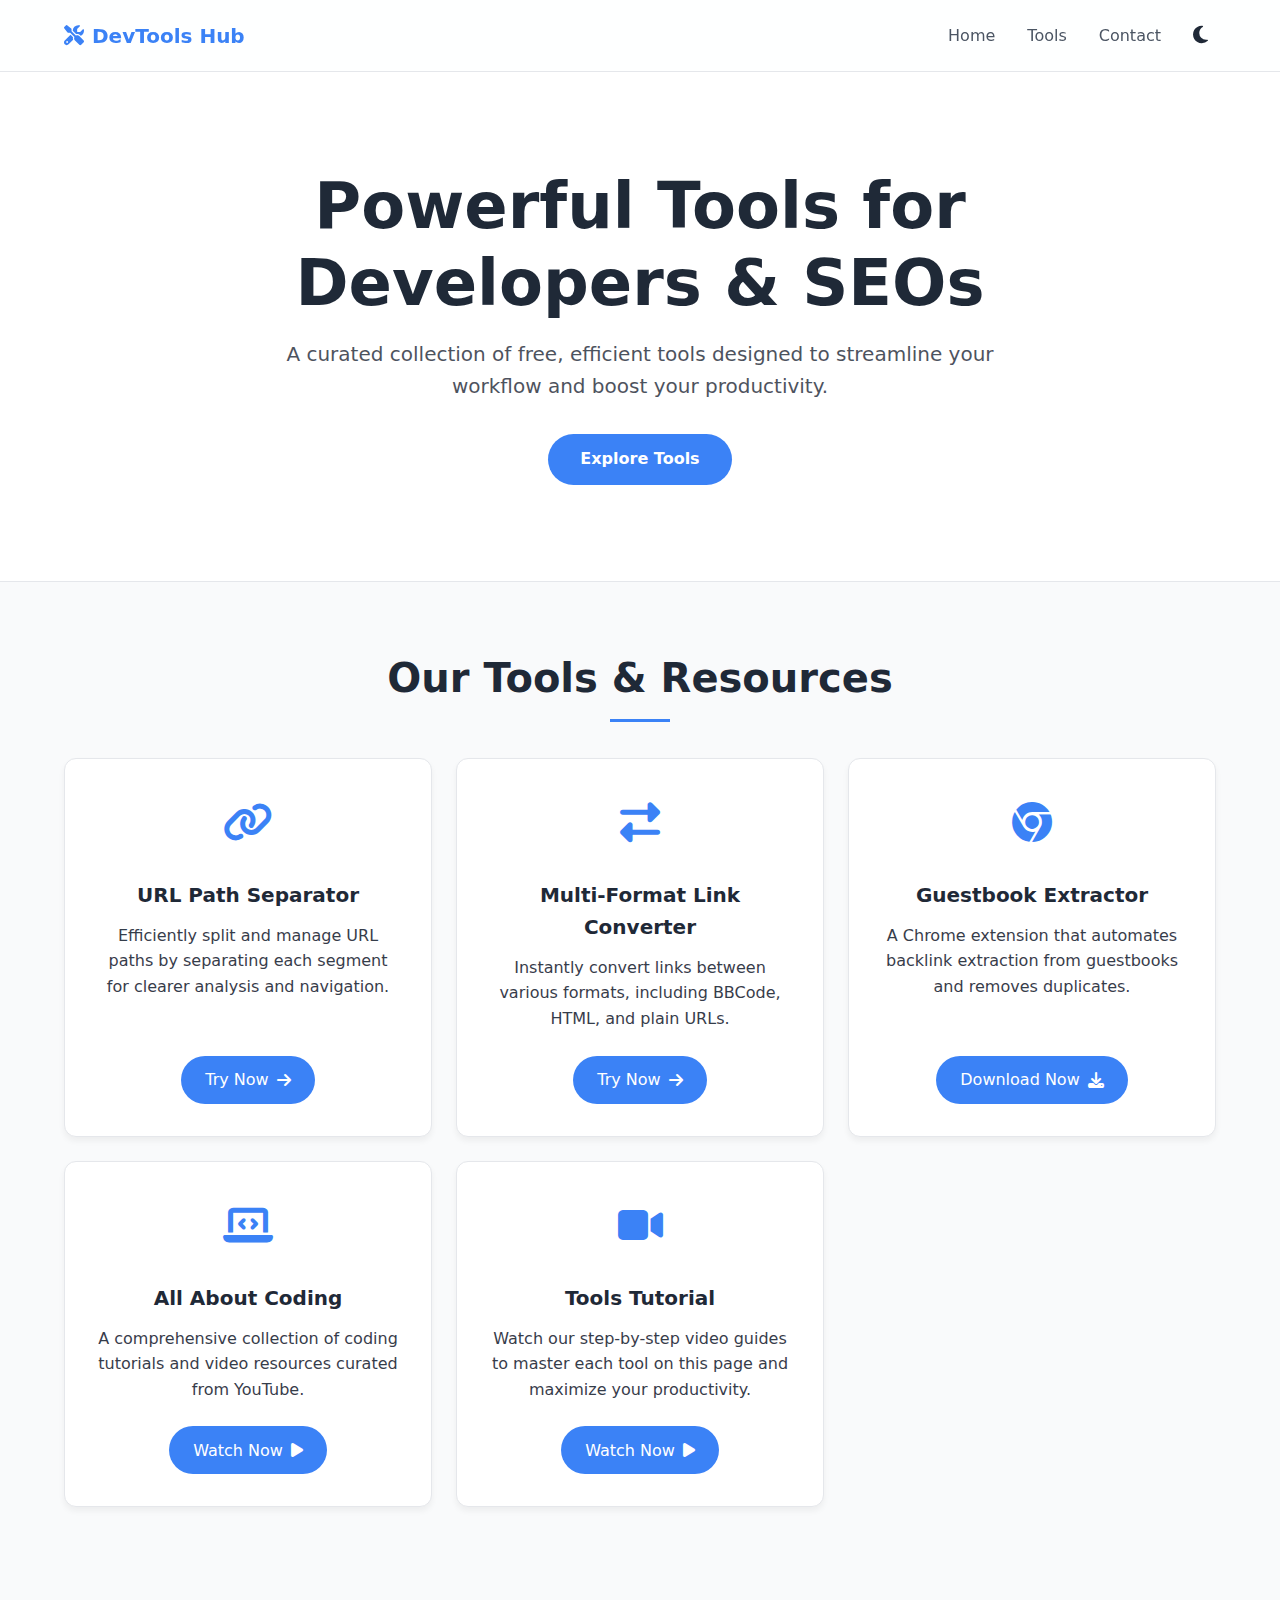
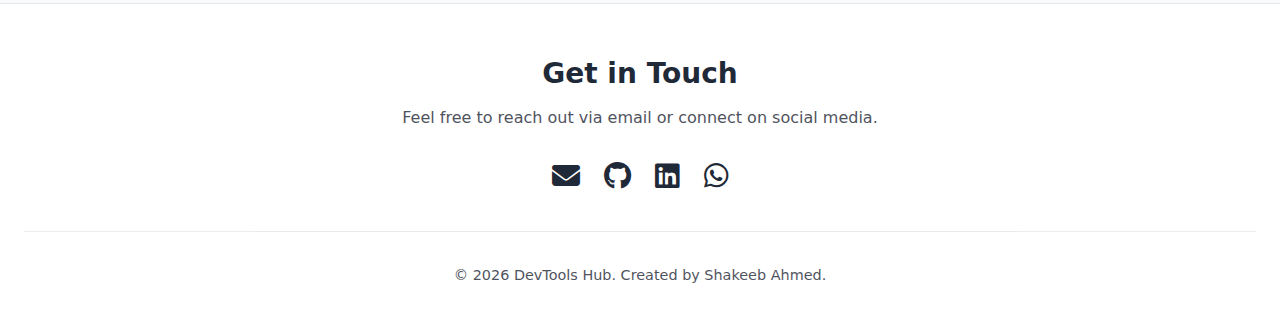
<file: index.html>
<!DOCTYPE html>
<html lang="en" data-theme="light">
  <head>
    <meta charset="UTF-8" />
    <meta name="viewport" content="width=device-width, initial-scale=1.0" />
    <meta name="description" content="A curated collection of free SEO and coding tools to enhance your productivity and skills." />
    <title>Optimized SEO & Coding Tools</title>
    <!-- Font Awesome for icons -->
    <link rel="stylesheet" href="https://cdnjs.cloudflare.com/ajax/libs/font-awesome/6.5.1/css/all.min.css" />
    <link rel="stylesheet" href="homepage.css" />
  </head>
  <body>
    <a href="#main-content" class="skip-link">Skip to main content</a>

    <header class="header">
      <nav class="nav-container" role="navigation" aria-label="Main Navigation">
        <!-- Logo on the left -->
        <a href="#hero" class="logo" aria-label="Homepage">
          <i class="fas fa-tools"></i>
          <span>DevTools Hub</span>
        </a>
        
        <!-- Wrapper for all right-aligned items -->
        <div class="nav-right-group">
          <ul id="nav-menu">
            <li><a href="#hero">Home</a></li>
            <li><a href="#tools">Tools</a></li>
            <li><a href="#contact">Contact</a></li>
          </ul>
          <button class="theme-toggle" id="themeToggle" aria-label="Toggle dark mode">
            <i class="fas fa-moon"></i>
          </button>
        </div>

        <!-- Hamburger menu (visible only on mobile) -->
        <button class="menu-toggle" id="menuToggle" aria-expanded="false" aria-controls="nav-menu-mobile" aria-label="Toggle navigation menu">
          <i class="fas fa-bars"></i>
        </button>
      </nav>
    </header>

    <!-- Mobile Navigation Panel (initially hidden) -->
    <div class="mobile-nav-panel" id="nav-menu-mobile">
      <ul>
        <li><a href="#hero">Home</a></li>
        <li><a href="#tools">Tools</a></li>
        <li><a href="#contact">Contact</a></li>
      </ul>
    </div>

    <main id="main-content">
      <!-- Hero Section -->
      <section class="hero" id="hero" aria-labelledby="hero-title">
        <div class="hero-content">
          <h1 id="hero-title">Powerful Tools for Developers & SEOs</h1>
          <p>
            A curated collection of free, efficient tools designed to streamline your workflow and boost your productivity.
          </p>
          <a href="#tools" class="hero-button">Explore Tools</a>
        </div>
      </section>
      
      <!-- Tools Section -->
      <section id="tools" aria-labelledby="tools-heading">
        <h2 id="tools-heading">Our Tools & Resources</h2>
        <div class="tools-grid">
          <div class="tool-card">
            <div class="tool-icon"><i class="fas fa-link"></i></div>
            <h3 class="tool-title">URL Path Separator</h3>
            <p class="tool-desc">Efficiently split and manage URL paths by separating each segment for clearer analysis and navigation.</p>
            <a href="url-path-separator.html" target="_blank" rel="noopener noreferrer" class="btn">Try Now <i class="fas fa-arrow-right"></i></a>
          </div>
          <div class="tool-card">
            <div class="tool-icon"><i class="fas fa-exchange-alt"></i></div>
            <h3 class="tool-title">Multi-Format Link Converter</h3>
            <p class="tool-desc">Instantly convert links between various formats, including BBCode, HTML, and plain URLs.</p>
            <a href="multi-format-link-converter.html" target="_blank" rel="noopener noreferrer" class="btn">Try Now <i class="fas fa-arrow-right"></i></a>
          </div>
          <div class="tool-card">
            <div class="tool-icon"><i class="fab fa-chrome"></i></div>
            <h3 class="tool-title">Guestbook Extractor</h3>
            <p class="tool-desc">A Chrome extension that automates backlink extraction from guestbooks and removes duplicates.</p>
            <a href="guestbook-extractor-chrome-extension.html" target="_blank" rel="noopener noreferrer" class="btn">Download Now <i class="fas fa-download"></i></a>
          </div>
          <div class="tool-card">
            <div class="tool-icon"><i class="fas fa-laptop-code"></i></div>
            <h3 class="tool-title">All About Coding</h3>
            <p class="tool-desc">A comprehensive collection of coding tutorials and video resources curated from YouTube.</p>
            <a href="all-about-coding.html" target="_blank" rel="noopener noreferrer" class="btn">Watch Now <i class="fas fa-play"></i></a>
          </div>
          <div class="tool-card">
            <div class="tool-icon"><i class="fas fa-video"></i></div>
            <h3 class="tool-title">Tools Tutorial</h3>
            <p class="tool-desc">Watch our step-by-step video guides to master each tool on this page and maximize your productivity.</p>
            <a href="tutorials.html" target="_blank" rel="noopener noreferrer" class="btn">Watch Now <i class="fas fa-play"></i></a>
          </div>
        </div>
      </section>
    </main>

    <!-- Footer -->
    <footer id="contact" class="footer">
      <div class="footer-content">
        <h3 class="footer-title">Get in Touch</h3>
        <p class="footer-description">Feel free to reach out via email or connect on social media.</p>
        <div class="social-links">
          <a href="mailto:shakeeb.sa.ahmed@gmail.com" aria-label="Email Shakeeb Ahmed" target="_blank" rel="noopener noreferrer"><i class="fas fa-envelope"></i></a>
          <a href="https://github.com/shakeeb-sa/" aria-label="GitHub Profile" target="_blank" rel="noopener noreferrer"><i class="fab fa-github"></i></a>
          <a href="https://pk.linkedin.com/in/shakeeb-ahmed-034093370" aria-label="LinkedIn Profile" target="_blank" rel="noopener noreferrer"><i class="fab fa-linkedin"></i></a>
          <a href="https://wa.me/923331234567" aria-label="Contact on WhatsApp" target="_blank" rel="noopener noreferrer"><i class="fab fa-whatsapp"></i></a>
        </div>
      </div>
      <div class="copyright">
        <p>&copy; <span id="currentYear"></span> DevTools Hub. Created by Shakeeb Ahmed.</p>
      </div>
    </footer>

    <button class="back-to-top" id="backToTop" aria-label="Back to top"><i class="fas fa-arrow-up"></i></button>
    
    <script src="homepage.js"></script>
  </body>
</html>
</file>
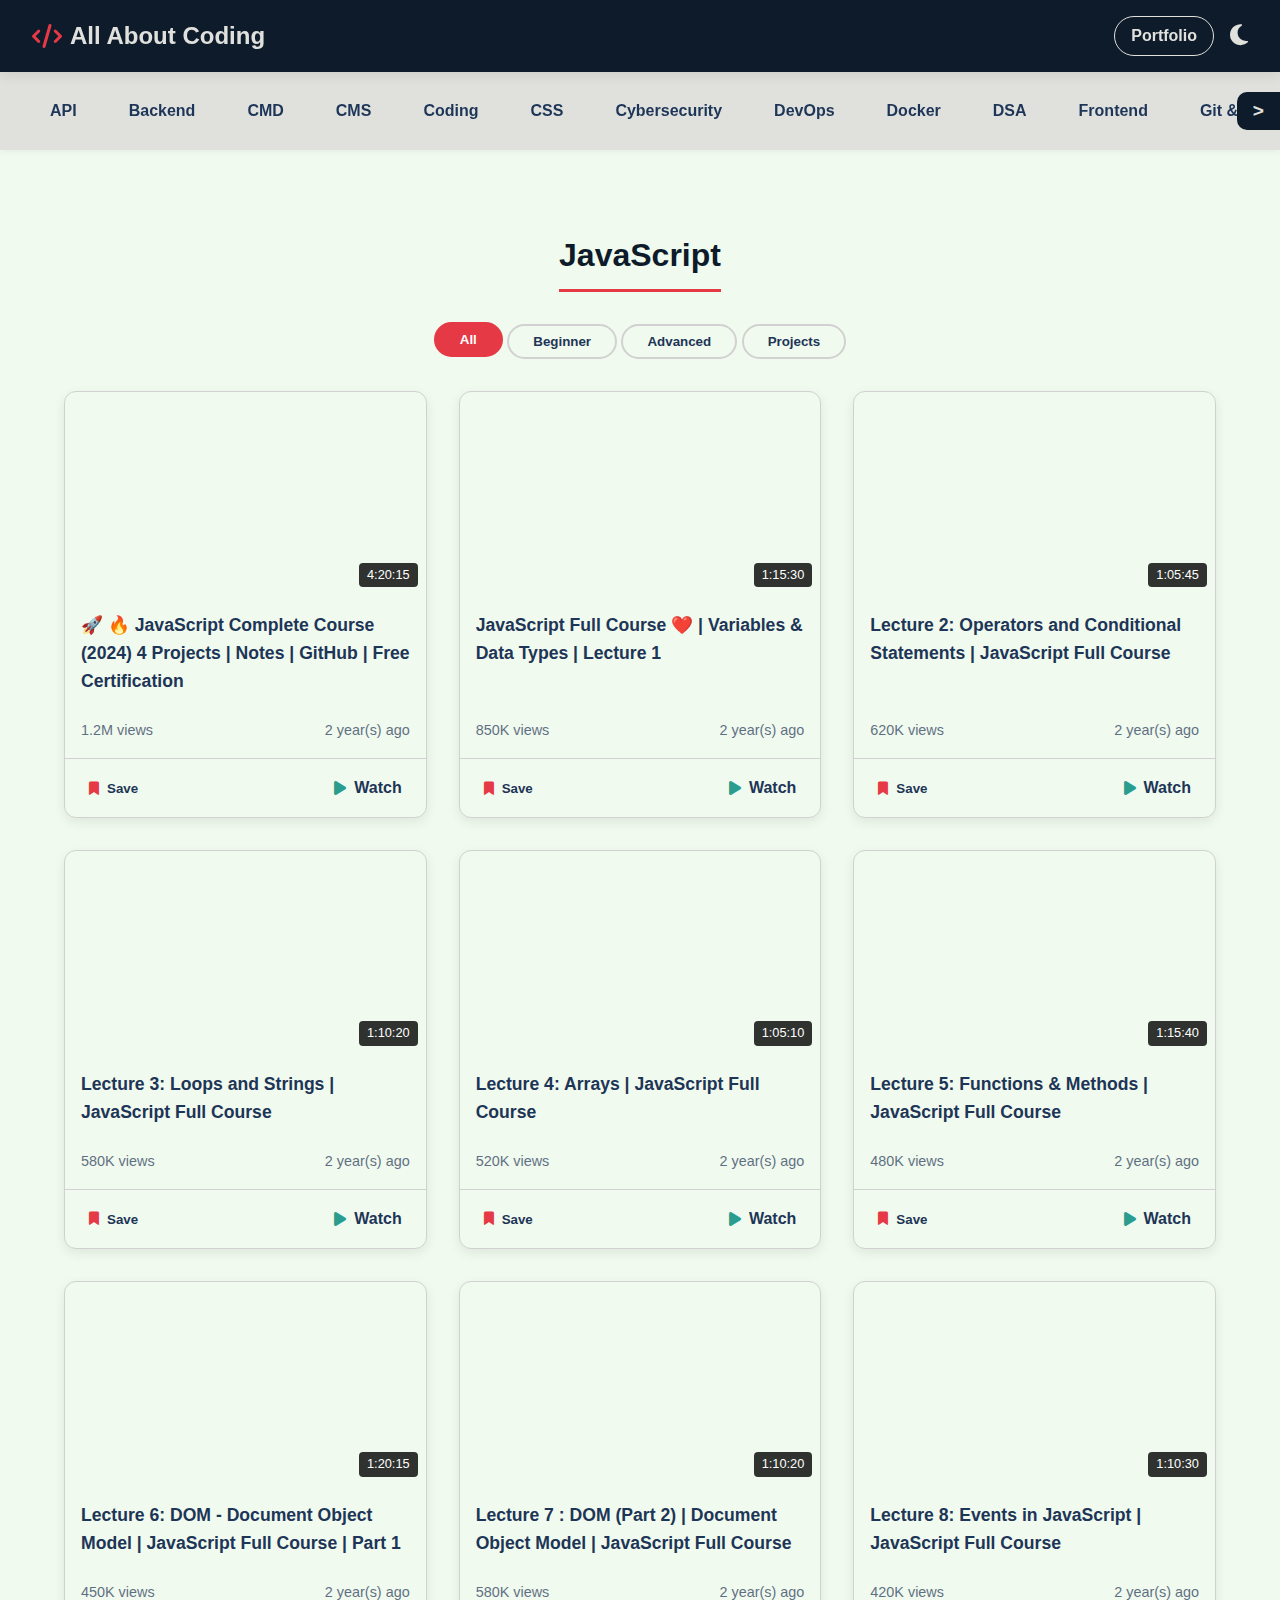
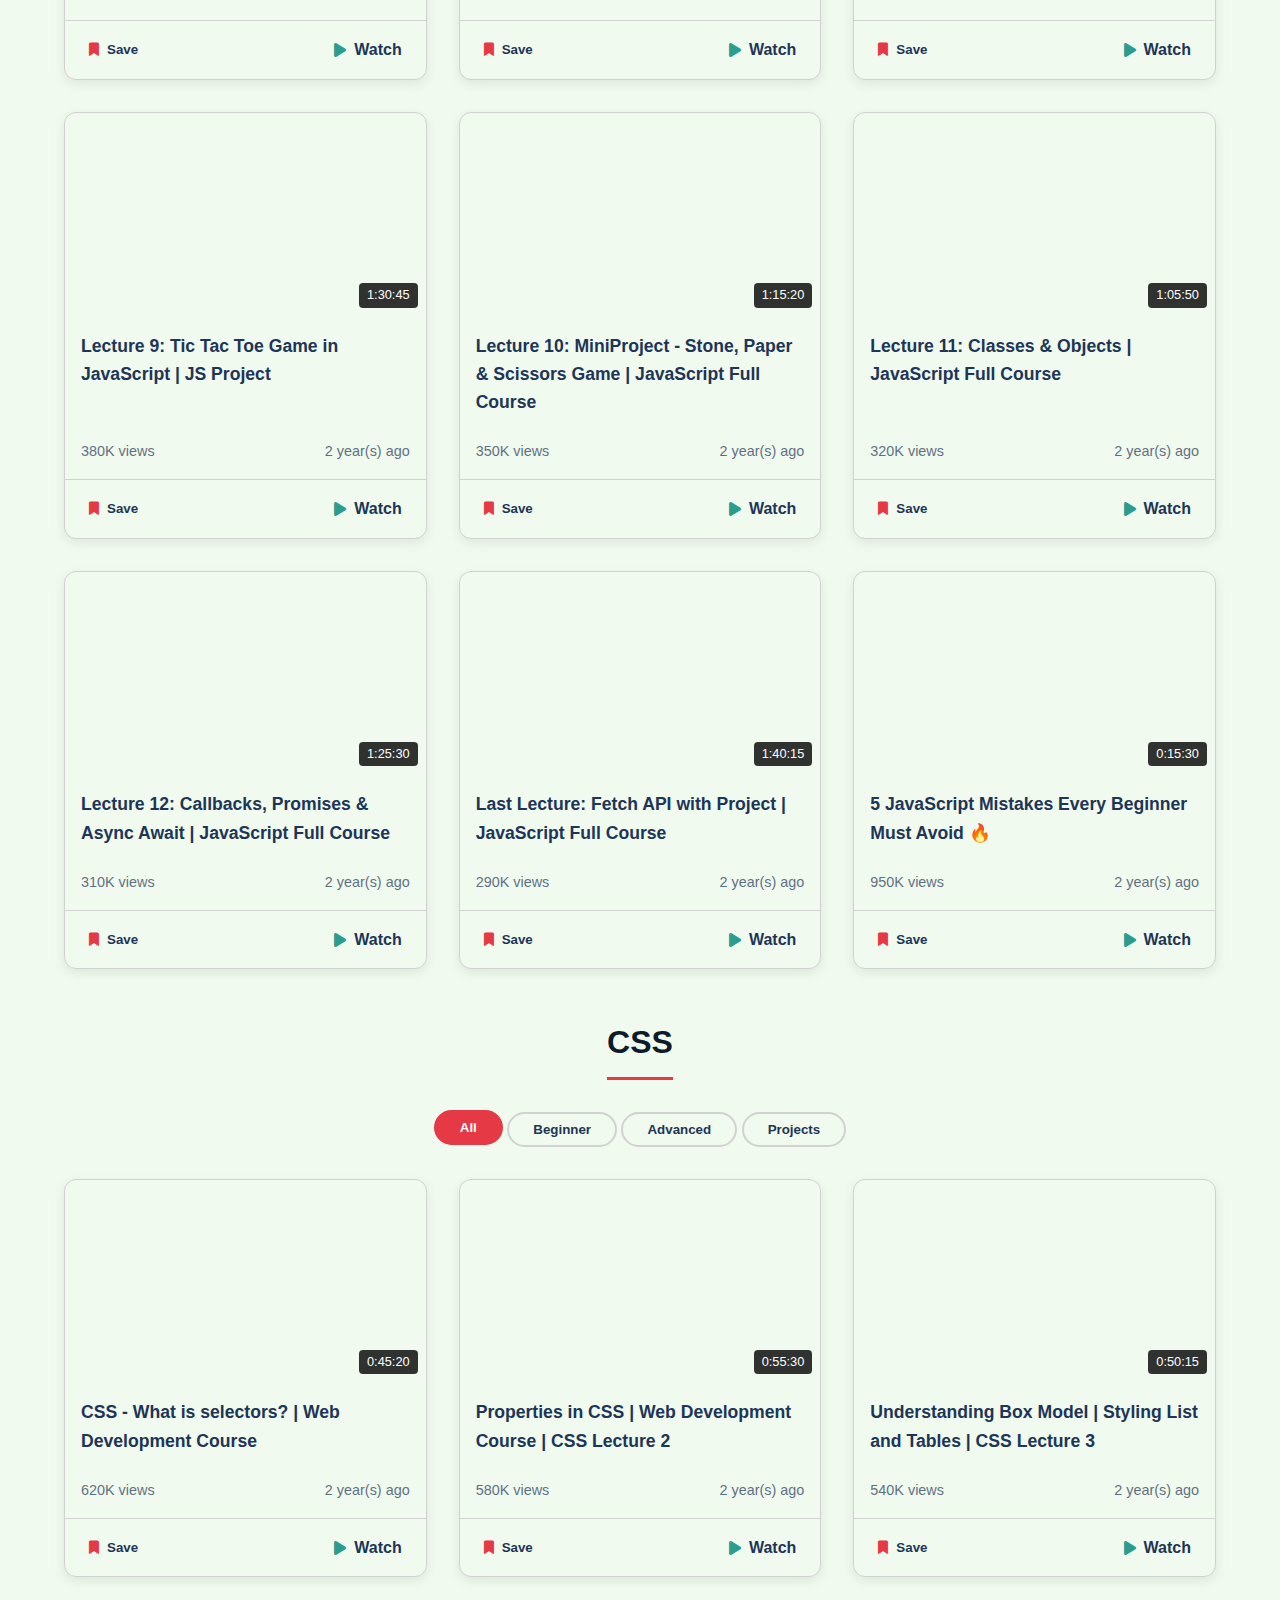
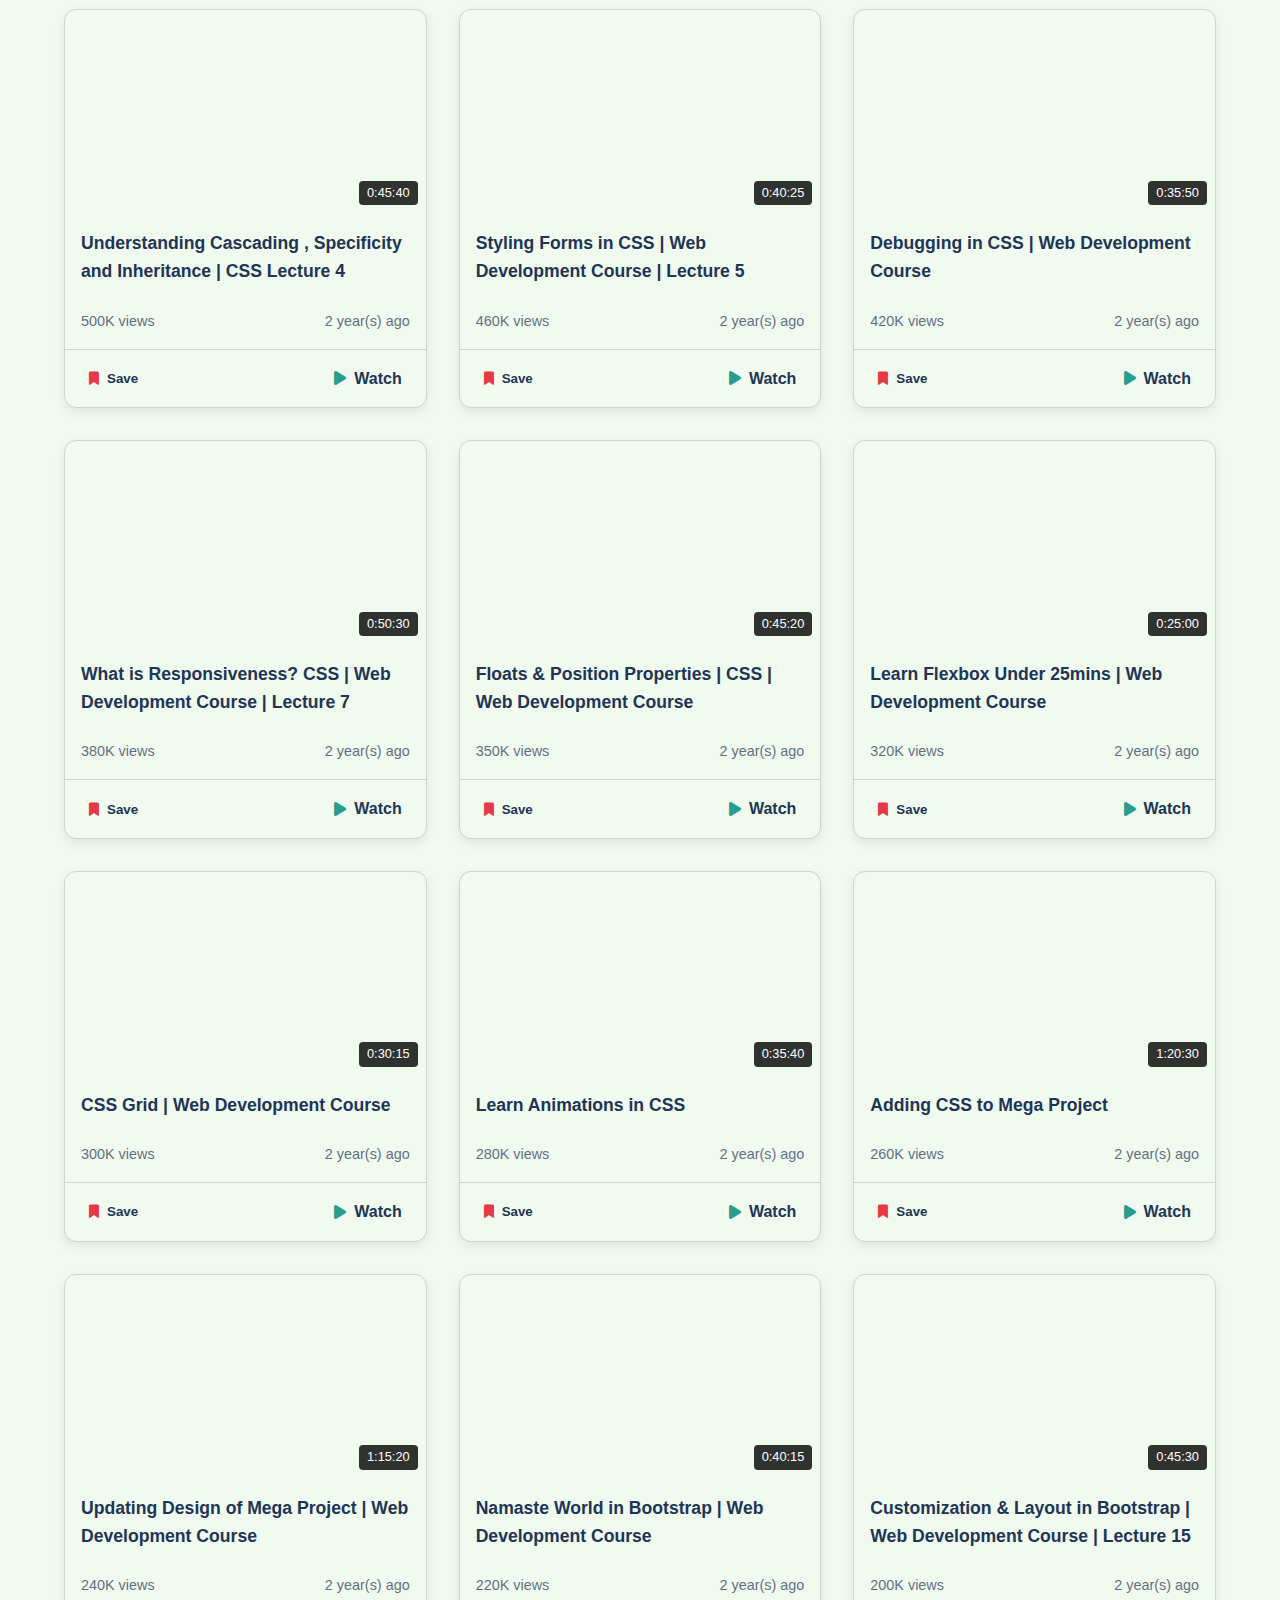
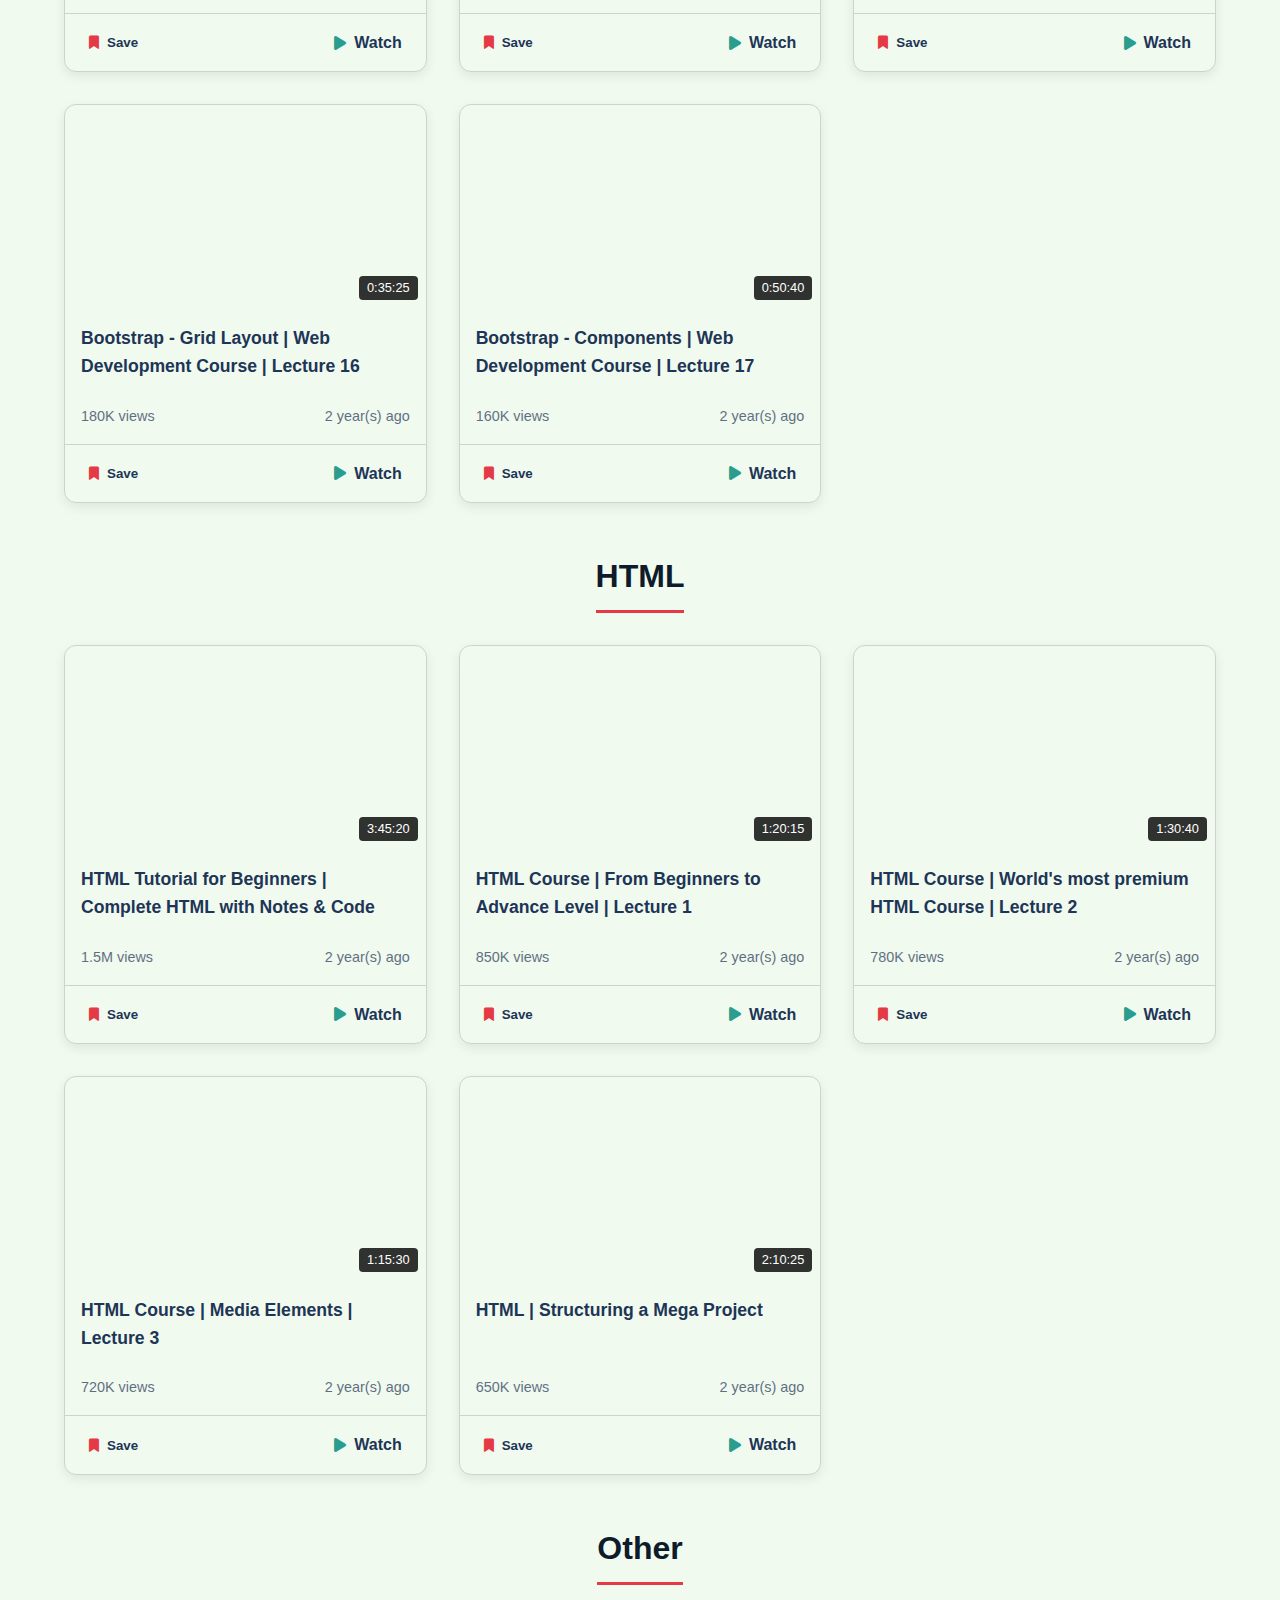
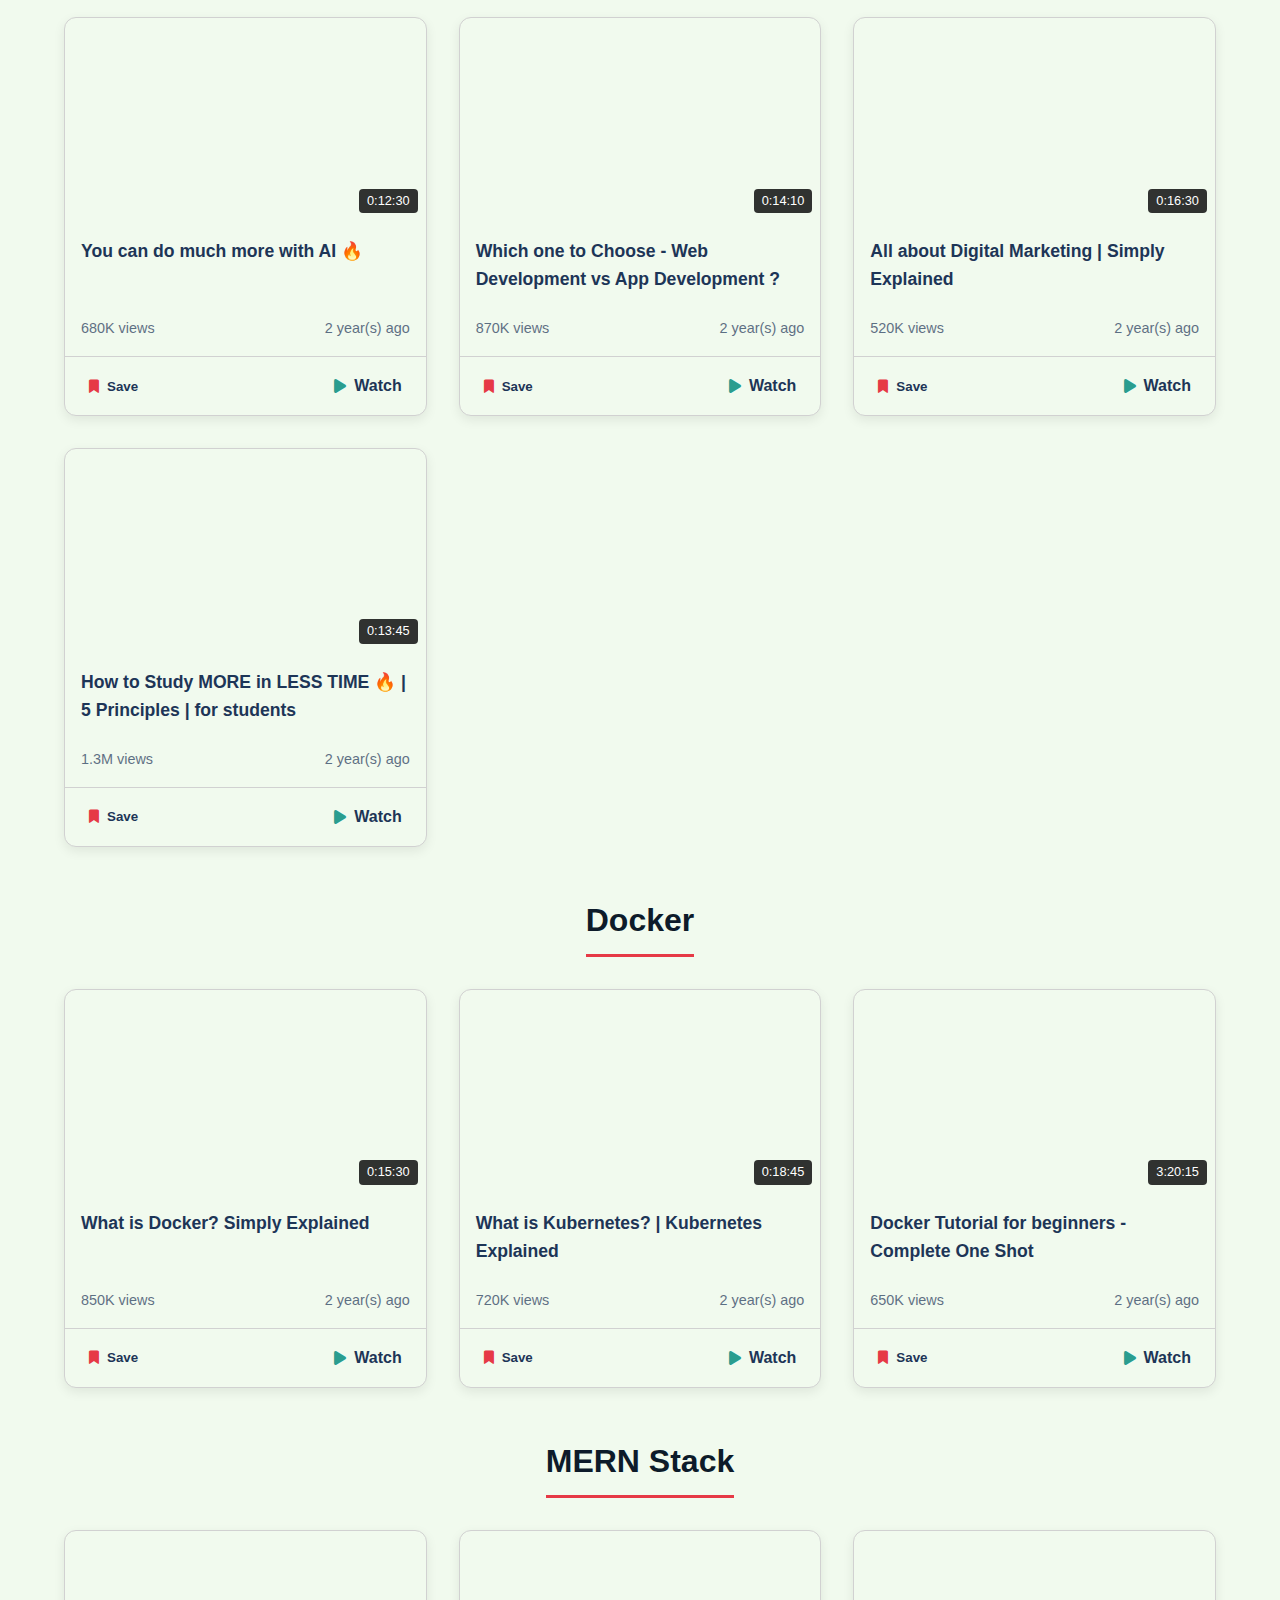
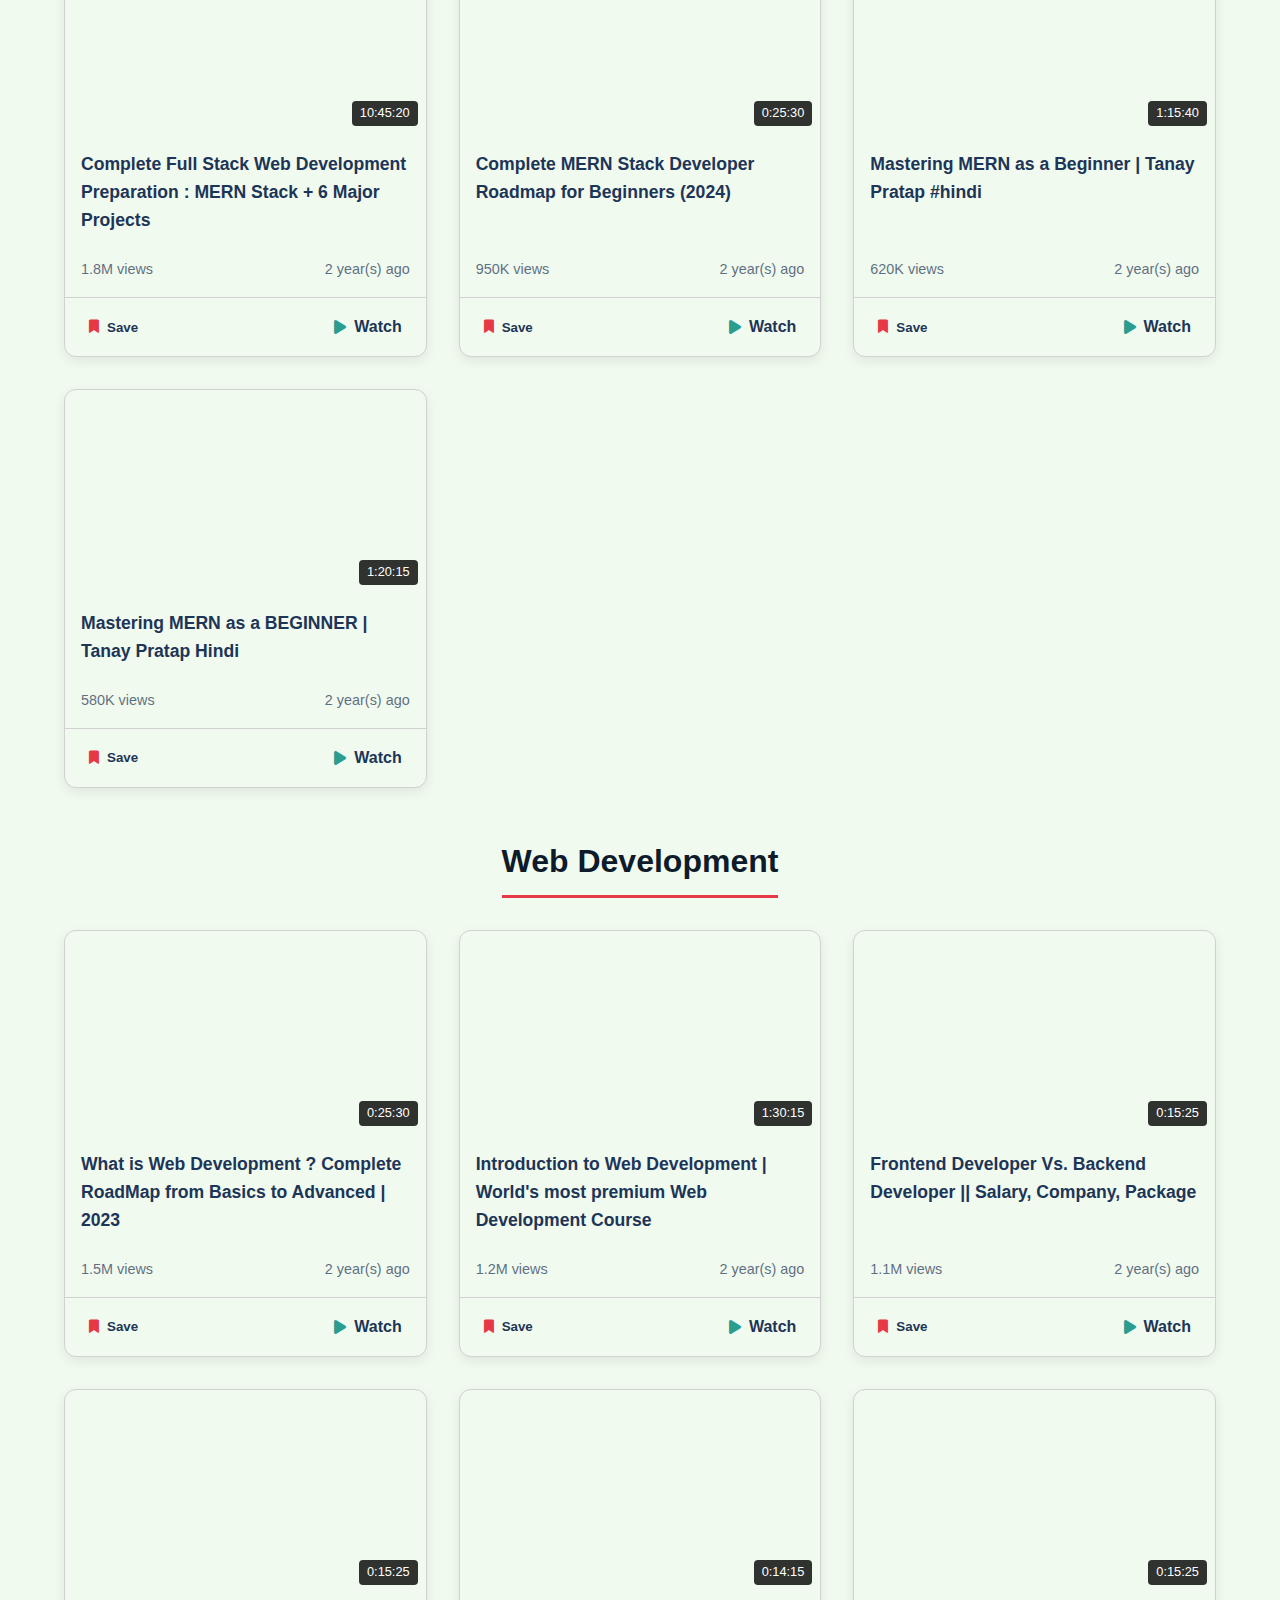
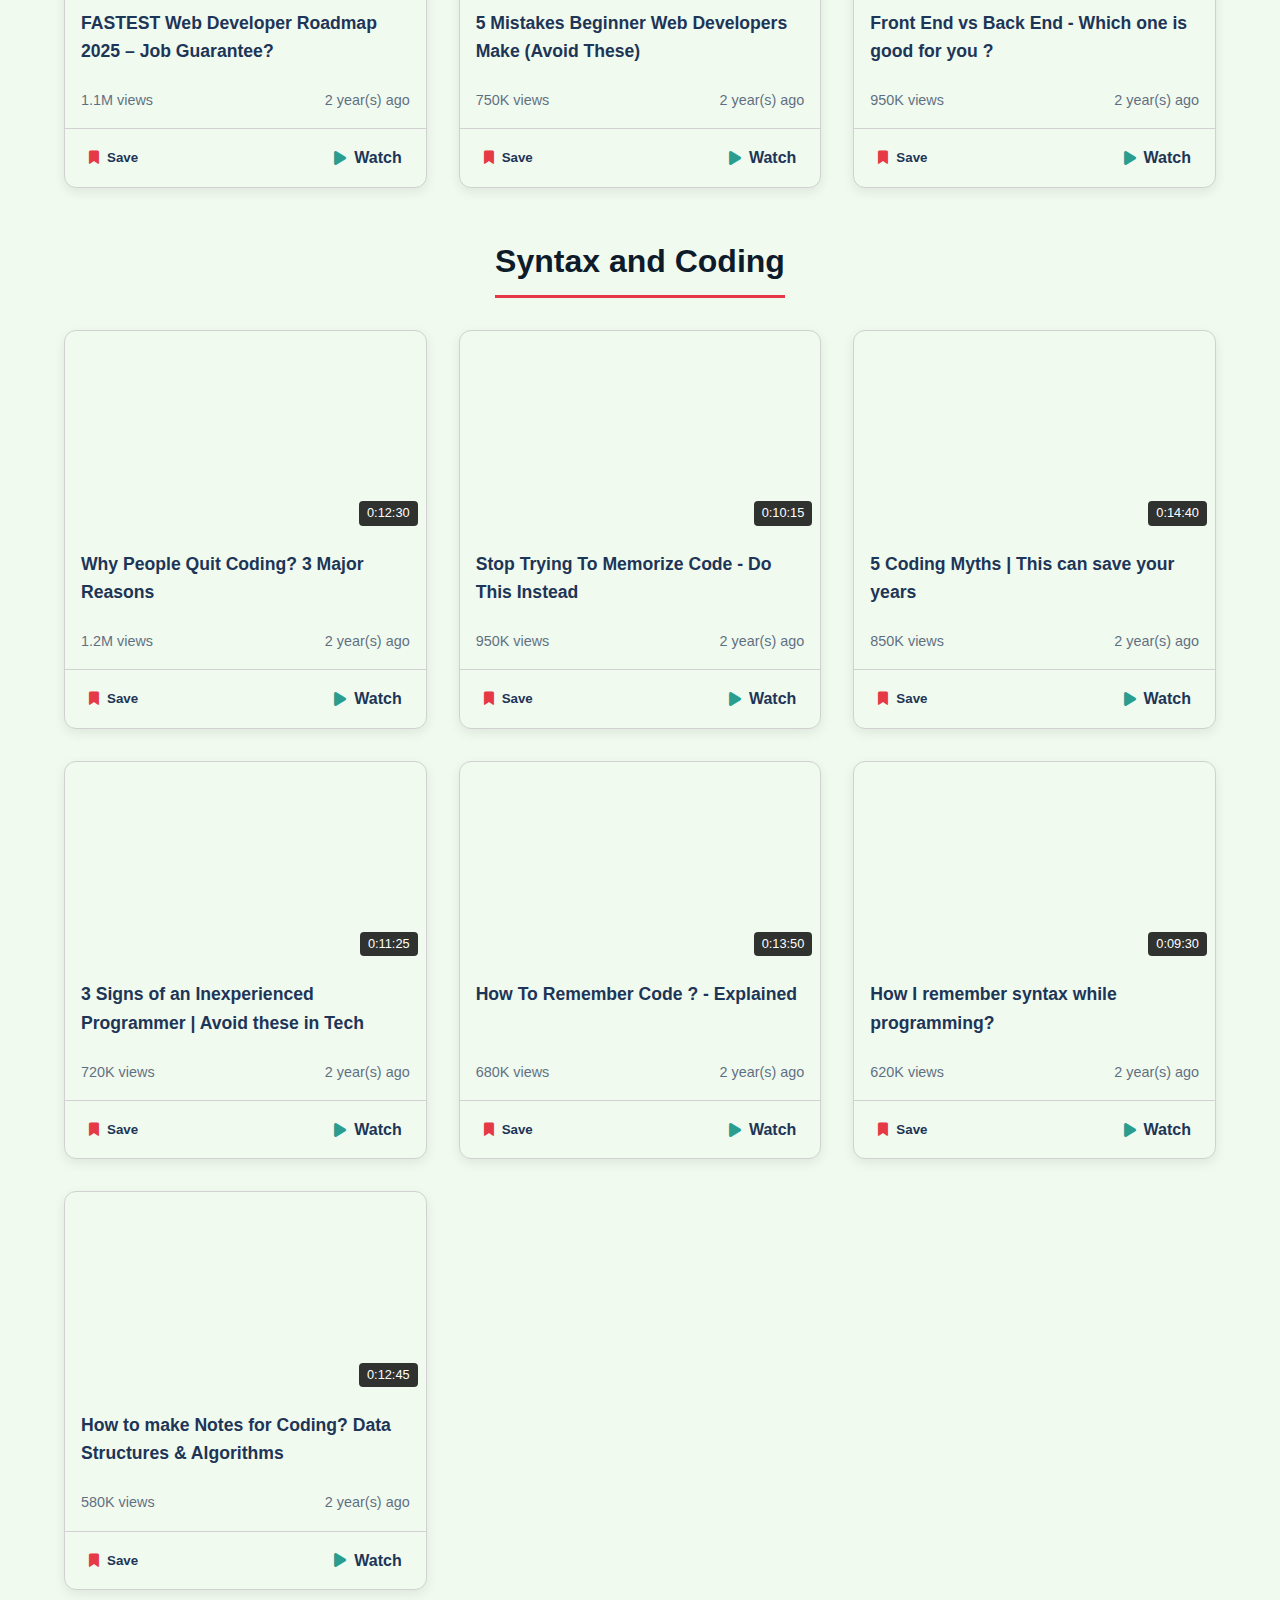
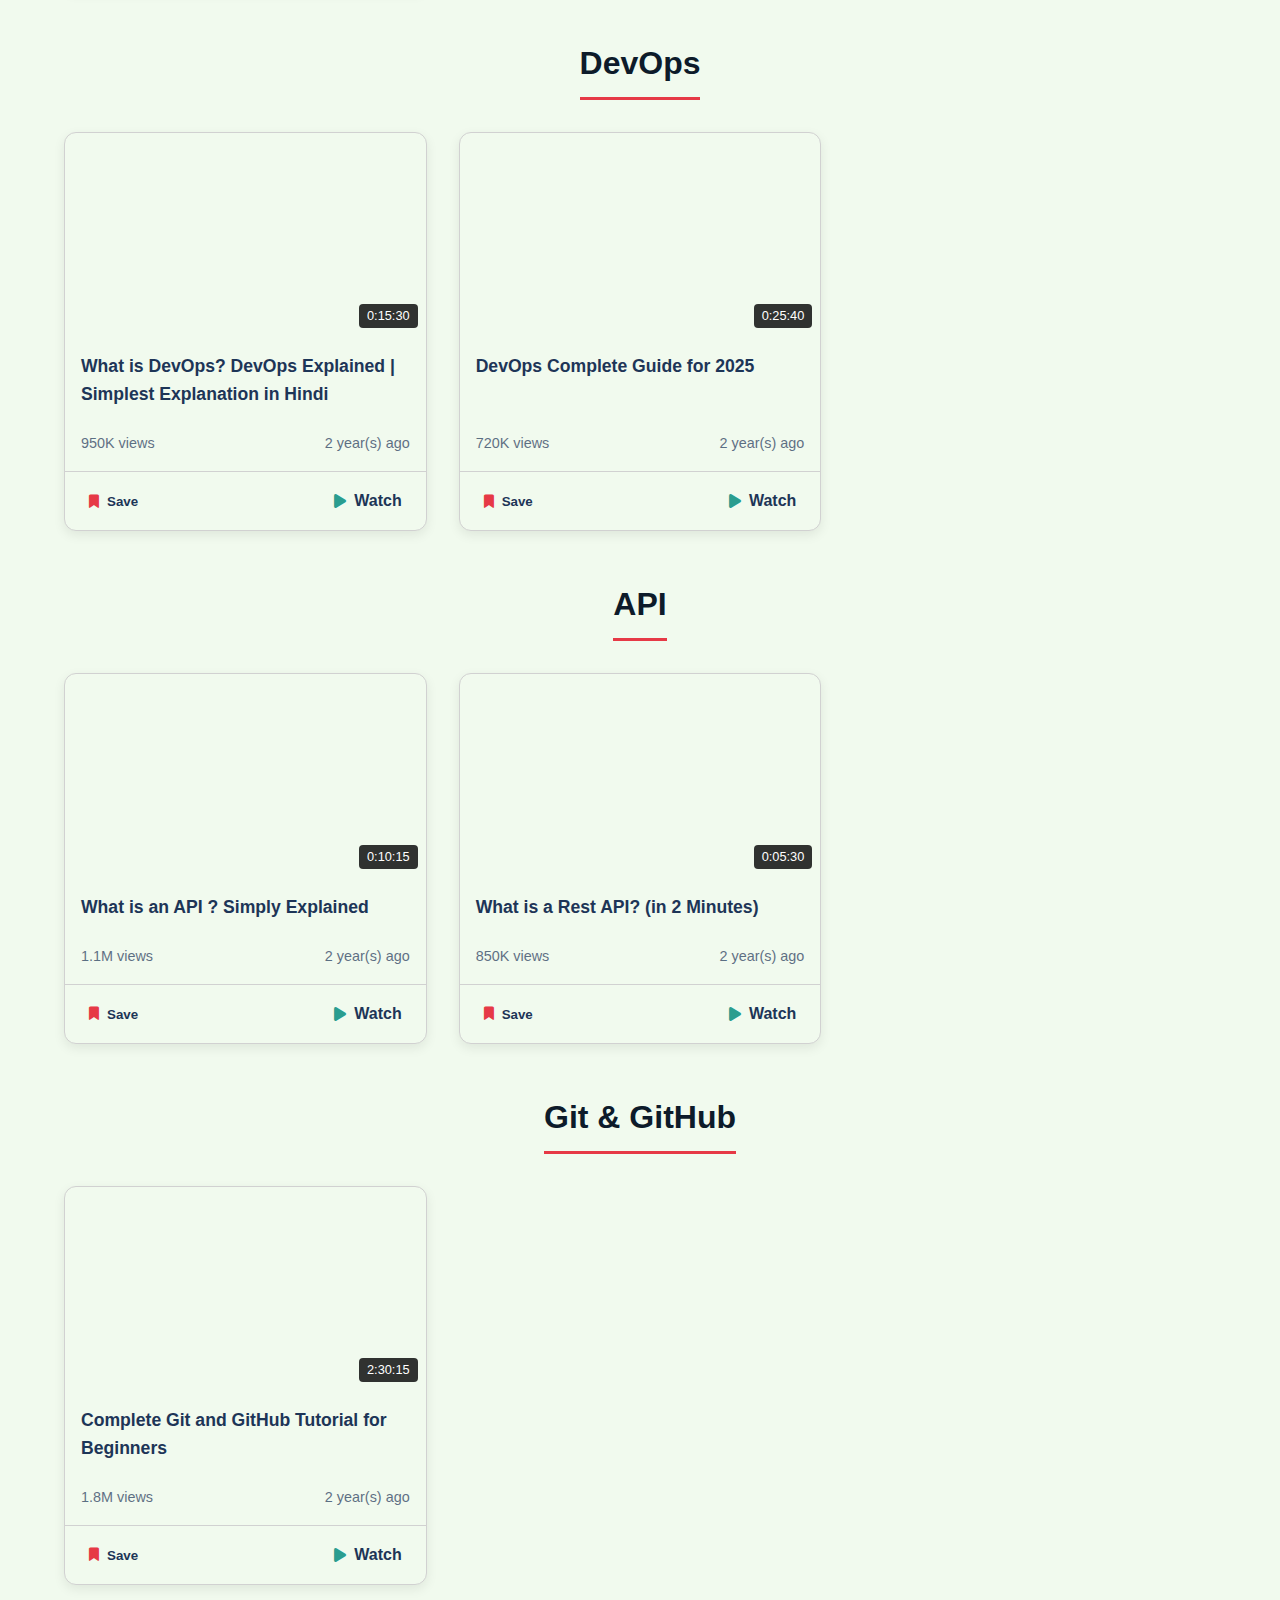
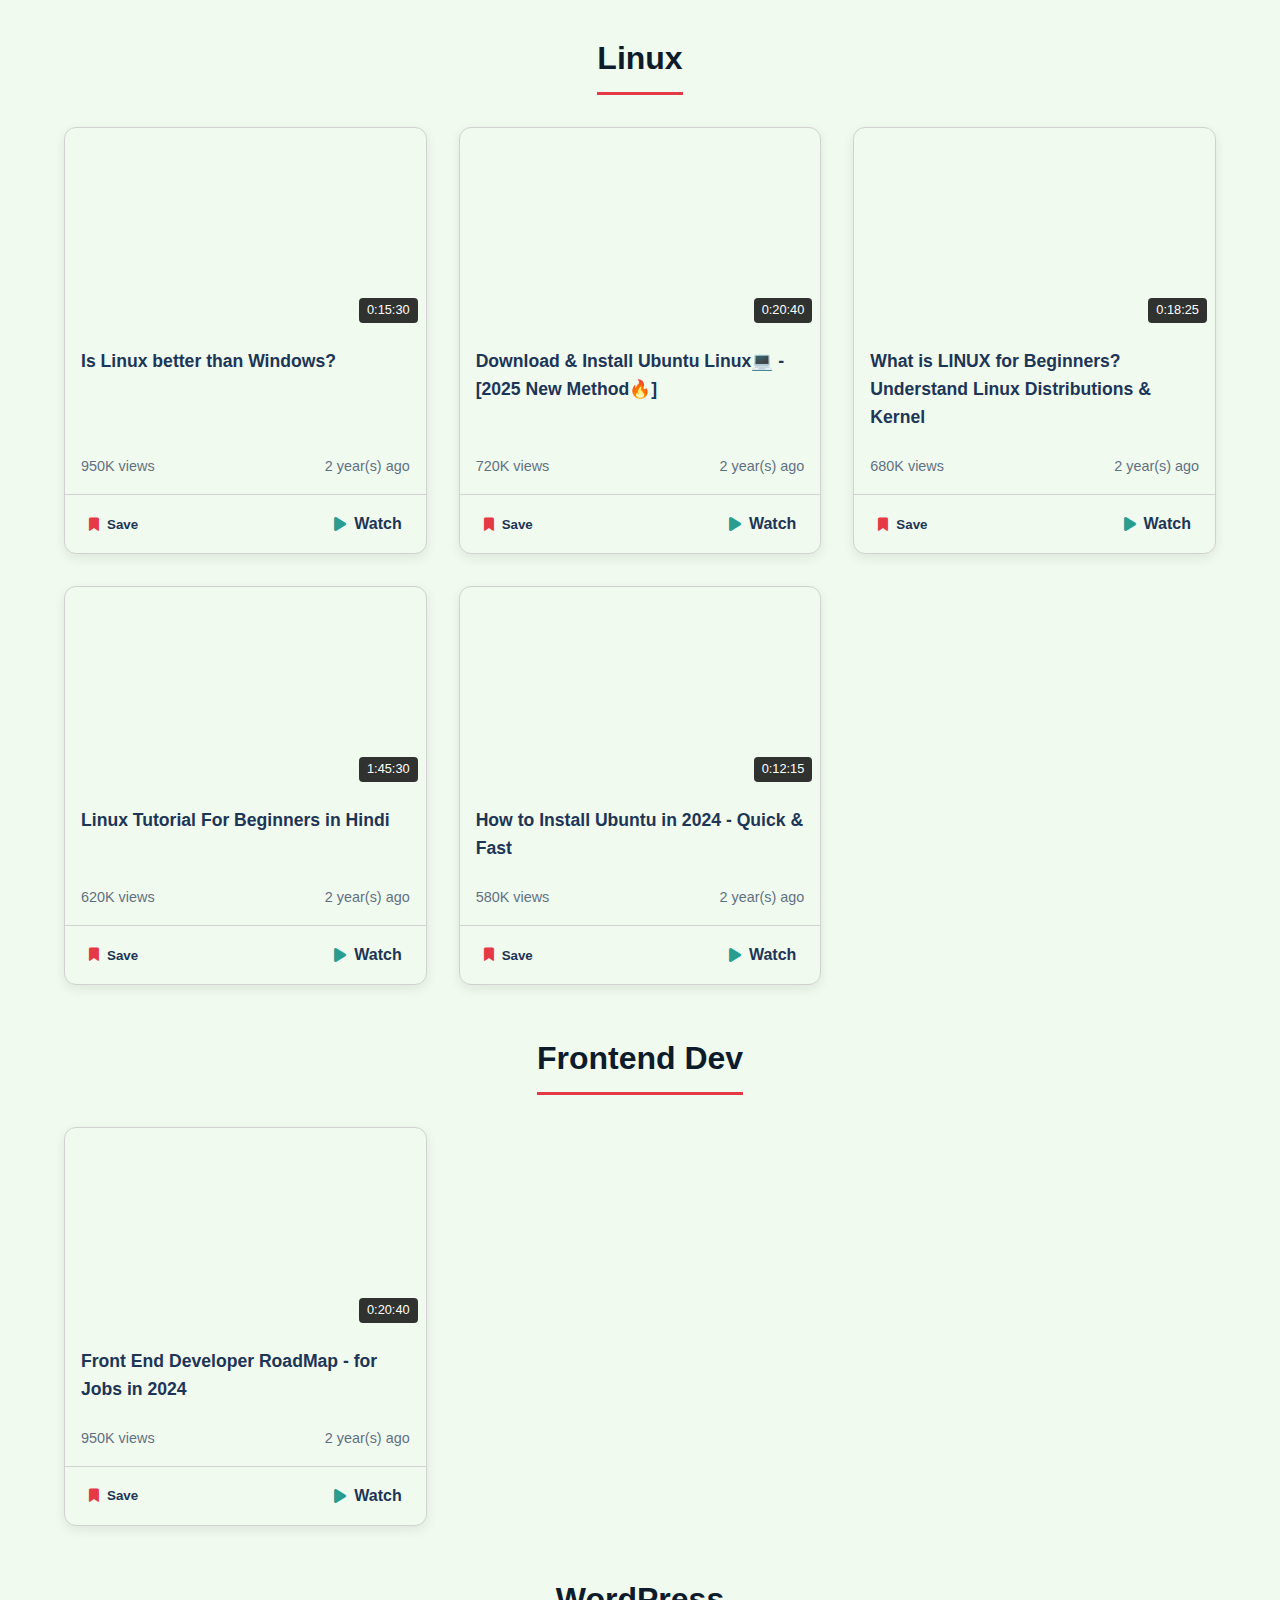
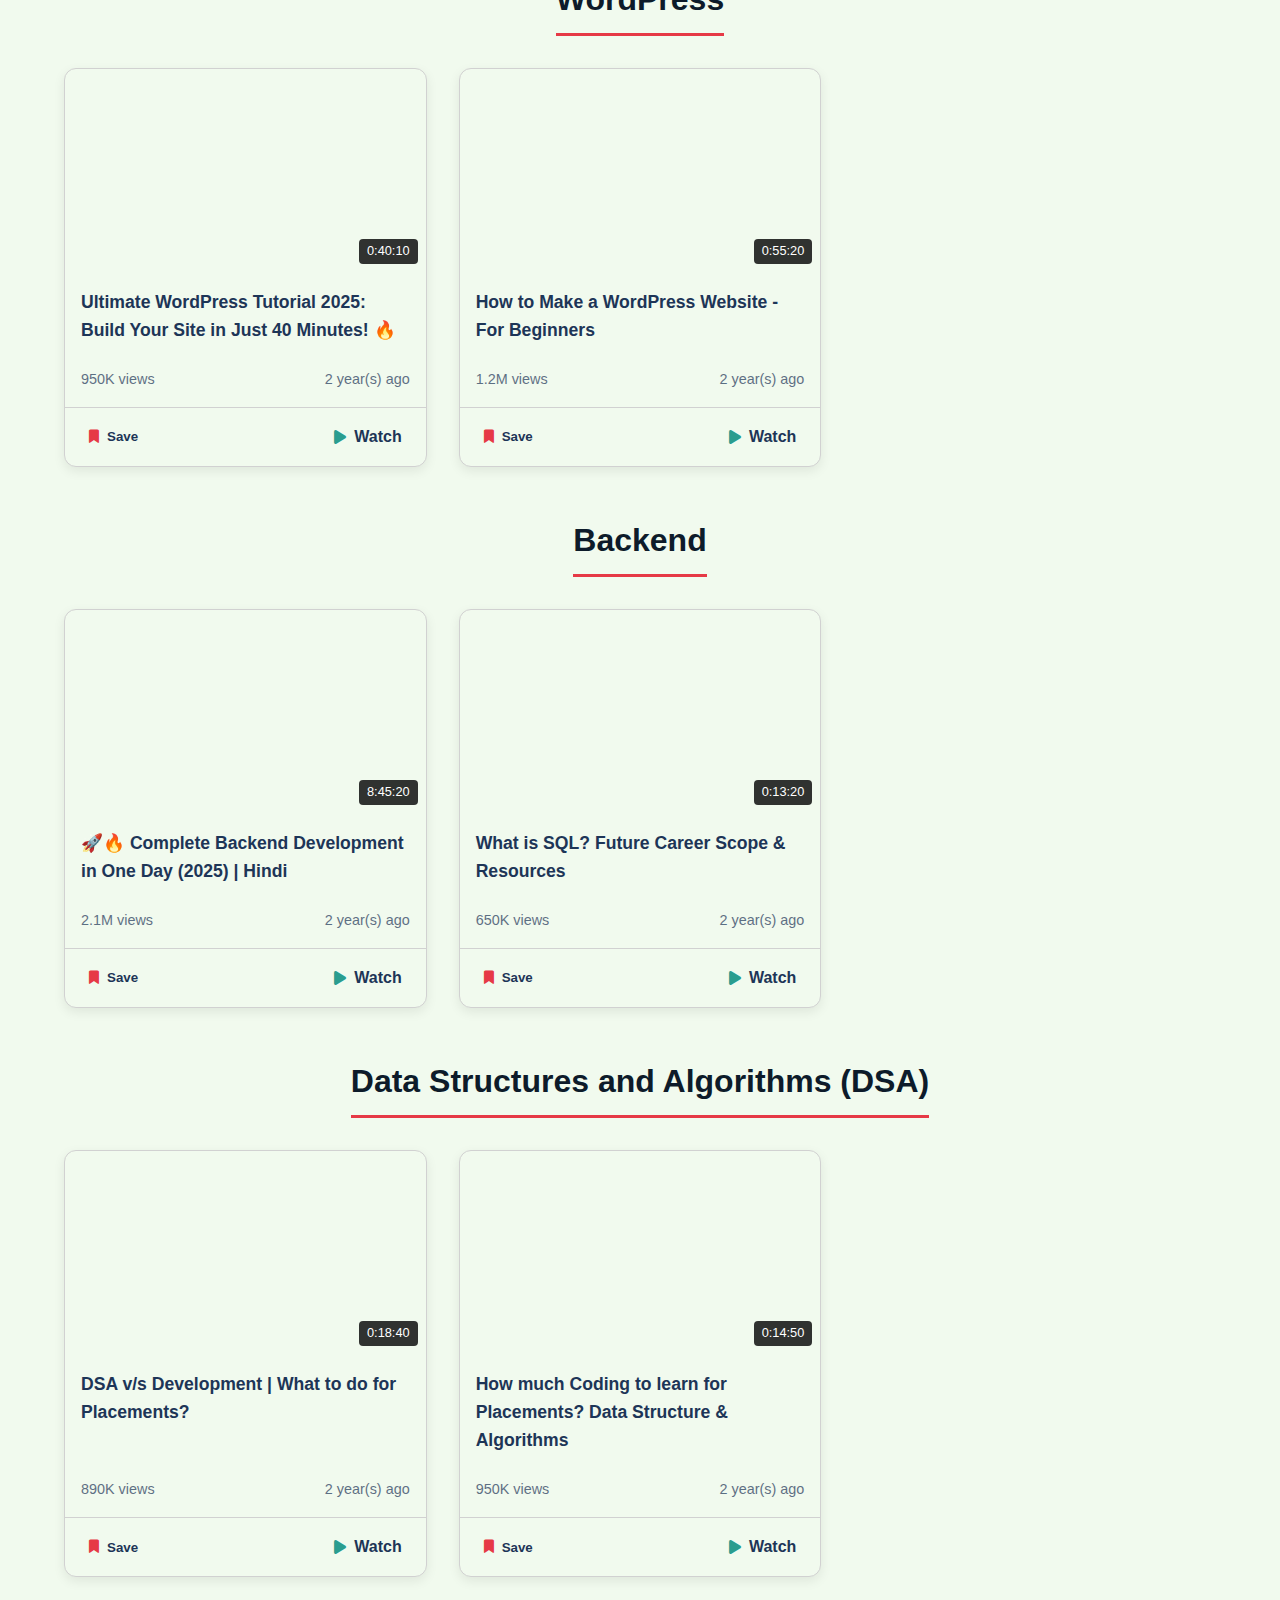
<file: all-about-coding.html>
<!DOCTYPE html>
<html lang="en">
  <head>
    <meta charset="UTF-8" />
    <meta name="viewport" content="width=device-width, initial-scale=1.0" />
    <title>All About Coding</title>

    <!-- Font Awesome for icons -->
    <link
      rel="stylesheet"
      href="https://cdnjs.cloudflare.com/ajax/libs/font-awesome/6.5.1/css/all.min.css"
    />
    <!-- Main Stylesheet -->
    <link rel="stylesheet" href="all-about-coding.css" />
  </head>
  <body>
    <!-- Header and Navigation -->
    <header>
      <nav role="navigation" aria-label="Main Navigation">
        <div class="nav-container">
          <a href="#" class="logo" aria-label="All About Coding Home">
            <i class="fas fa-code"></i>
            All About Coding
          </a>
          <!-- The ul is now empty but kept for the mobile menu structure -->
          <ul id="nav-menu">
          </ul>
          <div class="nav-actions">
            <!-- PORTFOLIO BUTTON MOVED AND STYLED HERE -->
            <a href="https://shakeeb-sa.github.io/portfolio/" class="portfolio-btn" target="_blank" rel="noopener noreferrer">Portfolio</a>
            <button class="theme-toggle" id="themeToggle" aria-label="Toggle dark mode">
              <i class="fas fa-moon"></i>
            </button>
            <button class="menu-toggle" id="menuToggle" aria-expanded="false" aria-controls="nav-menu" aria-label="Toggle navigation menu">
              <i class="fas fa-bars"></i>
            </button>
          </div>
        </div>
      </nav>
    </header>

    <a href="#content" class="skip-to-content">Skip to content</a>

    <!-- Category Quick Links -->
    <nav class="category-nav" aria-label="Category Navigation">
      <div class="category-nav-wrapper">
        <button class="scroll-btn left" id="scroll-left-btn" aria-label="Scroll left">&lt;</button>
        <ul class="category-list" id="categoryList">
            <li><a href="#api-title" class="category-link">API</a></li>
            <li><a href="#backend-title" class="category-link">Backend</a></li>
            <li><a href="#cmd-title" class="category-link">CMD</a></li>
            <li><a href="#cms-title" class="category-link">CMS</a></li>
            <li><a href="#coding-title" class="category-link">Coding</a></li>
            <li><a href="#css-title" class="category-link">CSS</a></li>
            <li><a href="#cybersecurity-title" class="category-link">Cybersecurity</a></li>
            <li><a href="#devops-title" class="category-link">DevOps</a></li>
            <li><a href="#docker-title" class="category-link">Docker</a></li>
            <li><a href="#dsa-title" class="category-link">DSA</a></li>
            <li><a href="#frontend-title" class="category-link">Frontend</a></li>
            <li><a href="#git-and-github-title" class="category-link">Git & GitHub</a></li>
            <li><a href="#html-title" class="category-link">HTML</a></li>
            <li><a href="#js-title" class="category-link">JavaScript</a></li>
            <li><a href="#linux-title" class="category-link">Linux</a></li>
            <li><a href="#mern-stack-title" class="category-link">MERN Stack</a></li>
            <li><a href="#other-title" class="category-link">Other</a></li>
            <li><a href="#web-development-title" class="category-link">Web Dev</a></li>
            <li><a href="#wordpress-title" class="category-link">WordPress</a></li>
        </ul>
        <button class="scroll-btn right" id="scroll-right-btn" aria-label="Scroll right">&gt;</button>
      </div>
    </nav>


    <!-- Main Content Area -->
    <main id="content" class="container">

      <!-- Dynamic Sections will be populated here -->
      <section class="video-section" id="js-section">
        <h2 class="section-title" id="js-title">JavaScript</h2>
        <div class="controls">
          <div class="filter-controls">
            <button class="control-btn active" data-filter="all">All</button>
            <button class="control-btn" data-filter="beginner">Beginner</button>
            <button class="control-btn" data-filter="advanced">Advanced</button>
            <button class="control-btn" data-filter="project">Projects</button>
          </div>
        </div>
        <div class="video-grid" id="js-videos">
          <!-- JS Videos will be dynamically inserted here -->
        </div>
      </section>

      <section class="video-section" id="css-section">
        <h2 class="section-title" id="css-title">CSS</h2>
        <div class="controls">
          <div class="filter-controls">
            <button class="control-btn active" data-filter="all">All</button>
            <button class="control-btn" data-filter="beginner">Beginner</button>
            <button class="control-btn" data-filter="advanced">Advanced</button>
            <button class="control-btn" data-filter="project">Projects</button>
          </div>
        </div>
        <div class="video-grid" id="css-videos">
          <!-- CSS Videos will be dynamically inserted here -->
        </div>
      </section>

      <!-- Add more section containers as needed -->
       <section class="video-section" id="html-section"><h2 class="section-title" id="html-title">HTML</h2><div class="video-grid" id="html-videos"></div></section>
       <section class="video-section" id="other-section"><h2 class="section-title" id="other-title">Other</h2><div class="video-grid" id="other-videos"></div></section>
       <section class="video-section" id="docker-section"><h2 class="section-title" id="docker-title">Docker</h2><div class="video-grid" id="docker-videos"></div></section>
       <section class="video-section" id="mern-stack-section"><h2 class="section-title" id="mern-stack-title">MERN Stack</h2><div class="video-grid" id="mern-stack-videos"></div></section>
       <section class="video-section" id="web-development-section"><h2 class="section-title" id="web-development-title">Web Development</h2><div class="video-grid" id="web-development-videos"></div></section>
       <section class="video-section" id="syntax-and-coding-section"><h2 class="section-title" id="syntax-and-coding-title">Syntax and Coding</h2><div class="video-grid" id="syntax-and-coding-videos"></div></section>
       <section class="video-section" id="devops-section"><h2 class="section-title" id="devops-title">DevOps</h2><div class="video-grid" id="devops-videos"></div></section>
       <section class="video-section" id="api-section"><h2 class="section-title" id="api-title">API</h2><div class="video-grid" id="api-videos"></div></section>
       <section class="video-section" id="git-and-github-section"><h2 class="section-title" id="git-and-github-title">Git & GitHub</h2><div class="video-grid" id="git-and-github-videos"></div></section>
       <section class="video-section" id="linux-section"><h2 class="section-title" id="linux-title">Linux</h2><div class="video-grid" id="linux-videos"></div></section>
       <section class="video-section" id="frontend-section"><h2 class="section-title" id="frontend-title">Frontend Dev</h2><div class="video-grid" id="frontend-videos"></div></section>
       <section class="video-section" id="wordpress-section"><h2 class="section-title" id="wordpress-title">WordPress</h2><div class="video-grid" id="wordpress-videos"></div></section>
       <section class="video-section" id="backend-section"><h2 class="section-title" id="backend-title">Backend</h2><div class="video-grid" id="backend-videos"></div></section>
       <section class="video-section" id="dsa-section"><h2 class="section-title" id="dsa-title">Data Structures and Algorithms (DSA)</h2><div class="video-grid" id="dsa-videos"></div></section>
       <section class="video-section" id="cybersecurity-section"><h2 class="section-title" id="cybersecurity-title">Cybersecurity</h2><div class="video-grid" id="cybersecurity-videos"></div></section>
       <section class="video-section" id="coding-section"><h2 class="section-title" id="coding-title">Coding</h2><div class="video-grid" id="coding-videos"></div></section>
       <section class="video-section" id="cms-section"><h2 class="section-title" id="cms-title">Content Management System (CMS)</h2><div class="video-grid" id="cms-videos"></div></section>
       <section class="video-section" id="cmd-section"><h2 class="section-title" id="cmd-title">Command Prompt (CMD)</h2><div class="video-grid" id="cmd-videos"></div></section>

    </main>

    <!-- Footer -->
    <footer id="contact">
        <div class="footer-container" role="contentinfo">
          <div class="footer-section">
            <h3>Contact Me</h3>
            <p>
              <i class="fas fa-envelope"></i>
              <a href="mailto:shakeeb.sa.ahmed@gmail.com">shakeeb.sa.ahmed@gmail.com</a>
            </p>
            <p>
              <i class="fab fa-github"></i>
              <a href="https://github.com/shakeeb-sa/" target="_blank" rel="noopener noreferrer">github.com/shakeeb-sa</a>
            </p>
            <p>
              <i class="fab fa-linkedin"></i>
              <a href="https://pk.linkedin.com/in/shakeeb-ahmed-034093370" target="_blank" rel="noopener noreferrer">linkedin.com/in/shakeeb-ahmed</a>
            </p>
          </div>
           <div class="footer-section">
                <h3>Quick Links</h3>
                <p><i class="fas fa-arrow-right"></i> <a href="#js-title">JavaScript</a></p>
                <p><i class="fas fa-arrow-right"></i> <a href="#css-title">CSS</a></p>
                <p><i class="fas fa-arrow-right"></i> <a href="#html-title">HTML</a></p>
            </div>
        </div>
        <div class="copyright">
          <p>&copy; 2024 All About Coding. Created by Shakeeb Ahmed.</p>
        </div>
      </footer>

    <!-- Utilities -->
    <button class="back-to-top" id="backToTop" aria-label="Back to top">
      <i class="fas fa-arrow-up"></i>
    </button>
    <div class="toast" id="toast"></div>

    <!-- Scripts -->
    <script src="all-videos.js"></script>
    <script src="all-about-coding.js"></script>
  </body>
</html>
</file>
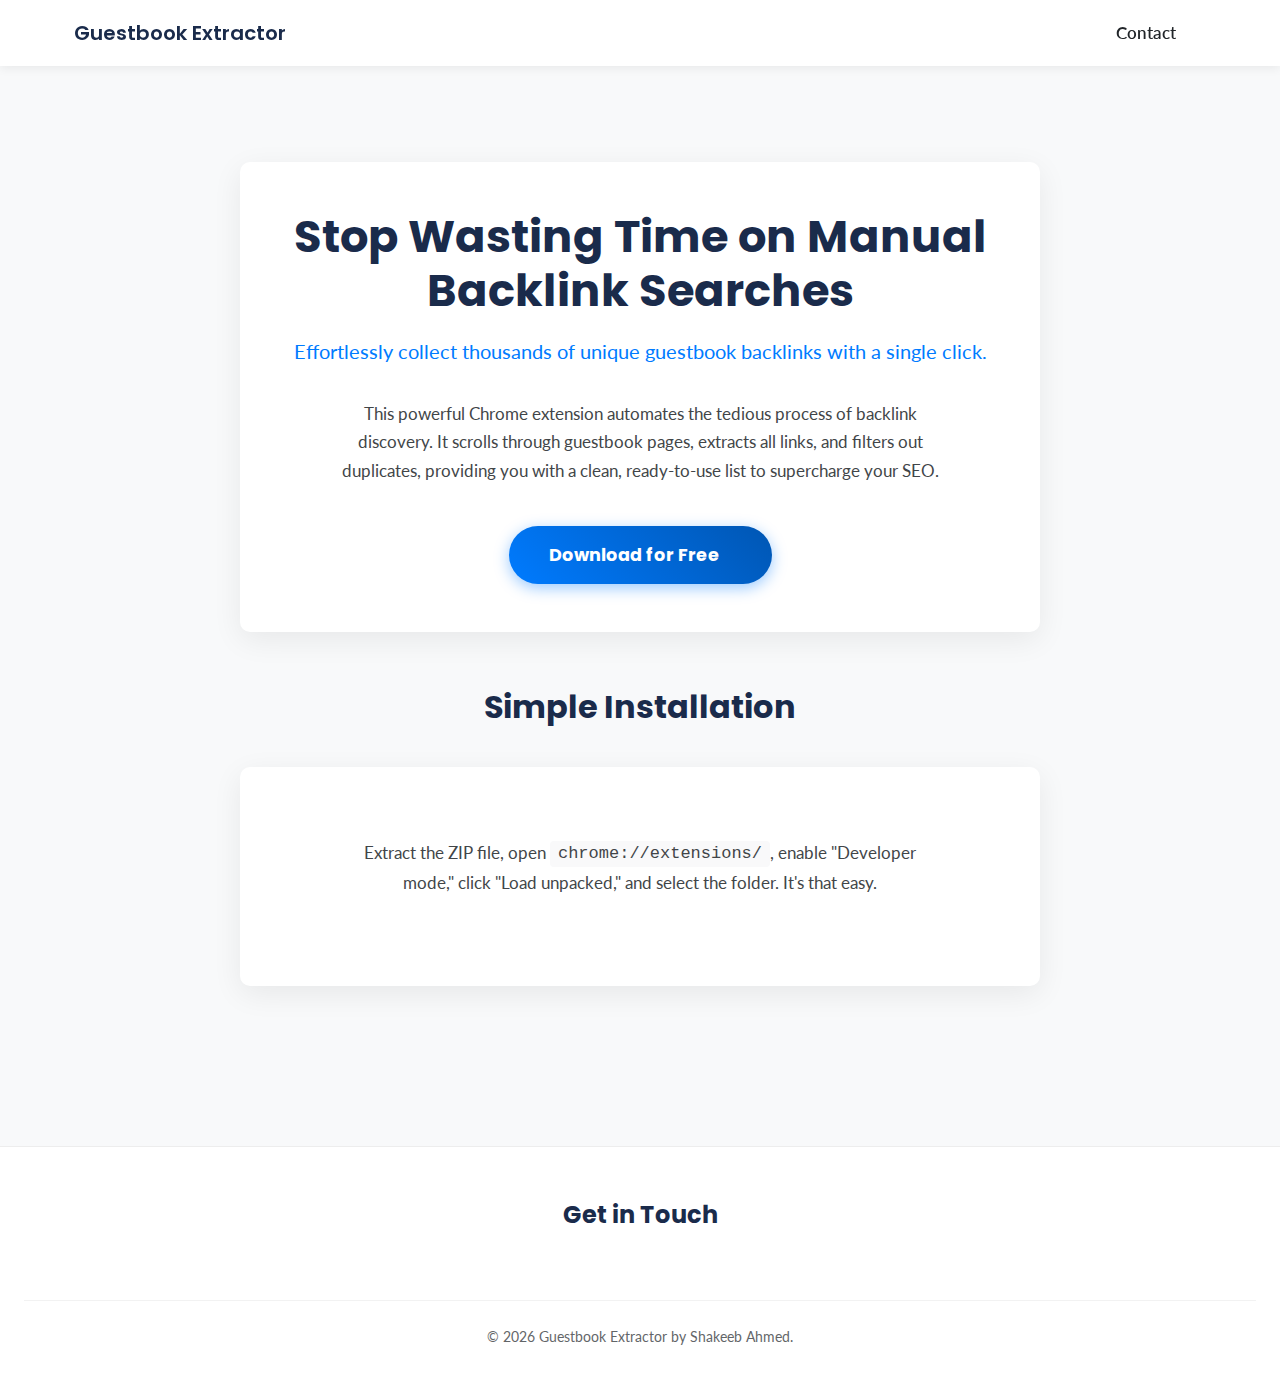
<file: guestbook-extractor-chrome-extension.html>
<!DOCTYPE html>
<html lang="en" data-theme="light">
  <head>
    <meta charset="UTF-8" />
    <meta name="viewport" content="width=device-width, initial-scale=1.0" />
    <meta name="description" content="A powerful Chrome extension to automatically extract and clean guestbook backlinks. Download for free and streamline your link-building." />
    <title>Guestbook Extractor Chrome Extension</title>
    
    <!-- Google Fonts: Poppins & Lato -->
    <link rel="preconnect" href="https://fonts.googleapis.com">
    <link rel="preconnect" href="https://fonts.gstatic.com" crossorigin>
    <link href="https://fonts.googleapis.com/css2?family=Poppins:wght@600;700&family=Lato:wght@400;700&display=swap" rel="stylesheet">
    
    <!-- Font Awesome for icons -->
    <link rel="stylesheet" href="https://cdnjs.cloudflare.com/ajax/libs/font-awesome/6.5.1/css/all.min.css" integrity="sha512-DTOQO9RWCH3ppGqcWaEA1BIZOC6xxalwEsw9c2QQeAIftl+Vegovlnee1c9QX4TctnWMn13TZye+giMm8e2LwA==" crossorigin="anonymous" referrerpolicy="no-referrer" />
    
    <!-- Main Stylesheet -->
    <link rel="stylesheet" href="guestbook-extractor-chrome-extension-main.css" />
  </head>
  <body>
    <a href="#main-content" class="skip-link">Skip to main content</a>
    
    <header>
      <nav role="navigation" aria-label="Main Navigation">
        <div class="nav-container">
          <a href="#" class="logo" aria-label="Guestbook Extractor Home">
            <i class="fas fa-link"></i>
            <span>Guestbook Extractor</span>
          </a>
          <div class="nav-actions">
            <ul id="nav-menu">
              <li><a href="#contact">Contact</a></li>
            </ul>
            <button class="menu-toggle" id="menuToggle" aria-expanded="false" aria-controls="nav-menu" aria-label="Toggle navigation menu">
              <i class="fas fa-bars"></i>
            </button>
            <button class="theme-toggle" id="themeToggle" aria-label="Toggle dark mode">
              <i class="fas fa-moon"></i>
            </button>
          </div>
        </div>
      </nav>
    </header>

    <main id="main-content">
      <!-- Hero/Tool Section -->
      <section id="tool-showcase" aria-labelledby="tool-heading">
        <div class="tool-card">
          <h1 id="tool-heading">Stop Wasting Time on Manual Backlink Searches</h1>
          <p class="tool-subtitle">Effortlessly collect thousands of unique guestbook backlinks with a single click.</p>
          <p class="tool-desc">
            This powerful Chrome extension automates the tedious process of backlink discovery. It scrolls through guestbook pages, extracts all links, and filters out duplicates, providing you with a clean, ready-to-use list to supercharge your SEO.
          </p>
          <button class="btn" id="downloadBtn" aria-label="Download the Guestbook Extractor extension">
            Download for Free <i class="fas fa-download"></i>
          </button>
        </div>
      </section>

      <!-- Installation Guide Section -->
      <section id="installation-guide" aria-labelledby="installation-heading">
        <h2 id="installation-heading">Simple Installation</h2>
        <div class="tool-card">
          <div class="tool-icon"><i class="fas fa-laptop-code"></i></div>
          <p class="tool-desc">
            Extract the ZIP file, open <code>chrome://extensions/</code>, enable "Developer mode," click "Load unpacked," and select the folder. It's that easy.
          </p>
        </div>
      </section>
    </main>

    <!-- Footer -->
    <footer id="contact">
      <div class="footer-container" role="contentinfo">
        <div class="footer-section">
          <h3>Get in Touch</h3>
          <div class="social-links">
            <a href="mailto:shakeeb.sa.ahmed@gmail.com" aria-label="Email Shakeeb Ahmed"><i class="fas fa-envelope"></i></a>
            <a href="https://github.com/shakeeb-sa/" target="_blank" rel="noopener noreferrer" aria-label="Shakeeb Ahmed's Github Profile"><i class="fab fa-github"></i></a>
            <a href="https://pk.linkedin.com/in/shakeeb-ahmed-034093370" target="_blank" rel="noopener noreferrer" aria-label="Shakeeb Ahmed's LinkedIn Profile"><i class="fab fa-linkedin"></i></a>
          </div>
        </div>
      </div>
      <div class="copyright">
        <p>&copy; <span id="currentYear"></span> Guestbook Extractor by Shakeeb Ahmed.</p>
      </div>
    </footer>

    <!-- Back to top button -->
    <button class="back-to-top" id="backToTop" aria-label="Back to top">
      <i class="fas fa-arrow-up"></i>
    </button>
    
    <script src="guestbook-extractor-chrome-extension-main.js"></script>
  </body>
</html>
</file>
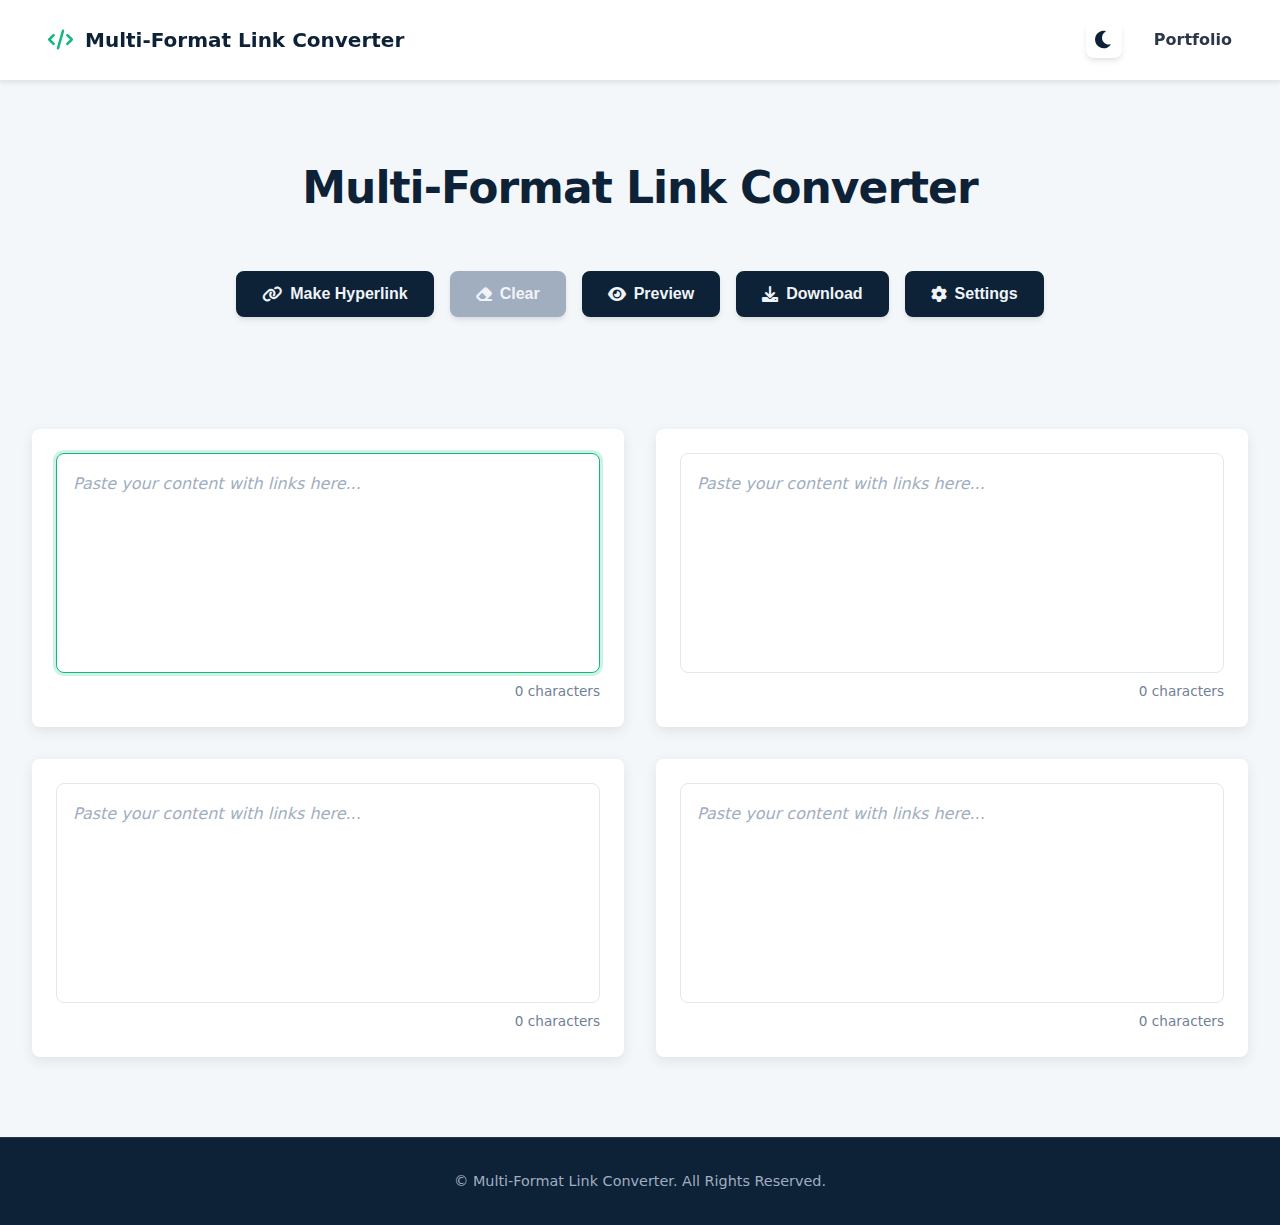
<file: multi-format-link-converter.html>
<!DOCTYPE html>
<html lang="en">
  <head>
    <meta charset="UTF-8" />
    <meta name="viewport" content="width=device-width, initial-scale=1" />
    <title>Multi-Format Link Converter</title>
    <!-- Font Awesome for icons -->
    <link rel="stylesheet" href="https://cdnjs.cloudflare.com/ajax/libs/font-awesome/6.0.0-beta3/css/all.min.css">
    <link rel="stylesheet" href="multi-format-link-converter.css">
  </head>
  <body>
    <!-- Skip to main content link -->
    <a href="#main-content" class="skip-link">Skip to main content</a>
    
    <!-- Homepage Navigation Bar -->
    <header>
      <nav role="navigation" aria-label="Main Navigation">
        <div class="nav-container">
          <a href="#" class="logo" aria-label="Multi-Format Link Converter">
            <i class="fas fa-code"></i>
            Multi-Format Link Converter
          </a>
          
          <!-- === DARK MODE TOGGLE BUTTON ADDED HERE === -->
          <button id="darkModeToggle" class="theme-toggle" aria-label="Toggle dark mode">
            <i class="fas fa-moon"></i>
          </button>
          <!-- ========================================== -->

          <button class="menu-toggle" id="menuToggle" aria-expanded="false" aria-controls="nav-menu" aria-label="Toggle navigation menu">
            <i class="fas fa-bars"></i>
          </button>
          <ul id="nav-menu">
            <li><a href="https://shakeeb-sa.github.io/portfolio/" target="_blank" rel="noopener noreferrer">Portfolio</a></li>
          </ul>
        </div>
      </nav>
    </header>
    
    <main id="main-content">
      <!-- Page Title -->
      <h1>Multi-Format Link Converter</h1>
      
      <!-- Shared Button group for actions -->
      <div class="button-group" role="toolbar" aria-label="Global Actions">
        <button id="makeLinkBtn" aria-label="Make Hyperlink">
          <i class="fas fa-link"></i> Make Hyperlink
        </button>
        <button id="clearBtn" aria-label="Clear Active Editor">
          <i class="fas fa-eraser"></i> Clear
        </button>
        <button id="previewBtn" aria-label="Preview Active Editor Links">
          <i class="fas fa-eye"></i> Preview
        </button>
        <button id="downloadBtn" aria-label="Download Output from Active Editor">
          <i class="fas fa-download"></i> Download
        </button>
        <div class="tooltip">
          <button id="settingsBtn" aria-label="Settings">
            <i class="fas fa-cog"></i> Settings
          </button>
          <span class="tooltiptext">Coming Soon</span>
        </div>
      </div>
      
      <!-- Status message -->
      <div id="statusMessage"></div>

      <!-- Container for the four converter sections -->
      <div class="converter-container">

        <!-- ===== SECTION 1 ===== -->
        <section class="converter-section" id="section-1">
          <div class="editor-wrapper">
            <div id="editor-1" class="editor" contenteditable="true" aria-label="Rich Text Editor for Section 1" data-placeholder="Paste your content with links here..."></div>
            <div class="char-counter" id="char-counter-1">0 characters</div>
          </div>
          <div id="output-section-1" class="output-section">
            <h2 id="output-label-1">Converted Formats Section 1</h2>
            <div class="output-tabs" role="tablist">
              <button class="tab-button active" data-tab="html" role="tab" aria-selected="true">HTML</button>
              <button class="tab-button" data-tab="markdown" role="tab" aria-selected="false">Markdown</button>
              <button class="tab-button" data-tab="bbcode" role="tab" aria-selected="false">BBCode</button>
              <button class="tab-button" data-tab="raw" role="tab" aria-selected="false">Raw Text</button>
              <button class="tab-button" data-tab="refmd" role="tab" aria-selected="false">For Classifieds (Mostly)</button>
              <button class="tab-button" data-tab="json" role="tab" aria-selected="false">JSON</button>
              <button class="tab-button" data-tab="slack" role="tab" aria-selected="false">Slack</button>
            </div>
            <div class="output-container">
              <div id="html-panel-1" class="tab-content active" role="tabpanel"><pre role="textbox" tabindex="0">Click to copy</pre></div>
              <div id="markdown-panel-1" class="tab-content" role="tabpanel"><pre role="textbox" tabindex="0">Click to copy</pre></div>
              <div id="bbcode-panel-1" class="tab-content" role="tabpanel"><pre role="textbox" tabindex="0">Click to copy</pre></div>
              <div id="raw-panel-1" class="tab-content" role="tabpanel"><pre role="textbox" tabindex="0">Click to copy</pre></div>
              <div id="refmd-panel-1" class="tab-content" role="tabpanel"><pre role="textbox" tabindex="0">Click to copy</pre></div>
              <div id="json-panel-1" class="tab-content" role="tabpanel"><pre role="textbox" tabindex="0">Click to copy</pre></div>
              <div id="slack-panel-1" class="tab-content" role="tabpanel"><pre role="textbox" tabindex="0">Click to copy</pre></div>
            </div>
          </div>
        </section>

        <!-- ===== SECTION 2 ===== -->
        <section class="converter-section" id="section-2">
          <div class="editor-wrapper">
            <div id="editor-2" class="editor" contenteditable="true" aria-label="Rich Text Editor for Section 2" data-placeholder="Paste your content with links here..."></div>
            <div class="char-counter" id="char-counter-2">0 characters</div>
          </div>
          <div id="output-section-2" class="output-section">
            <h2 id="output-label-2">Converted Formats Section 2</h2>
            <div class="output-tabs" role="tablist">
              <button class="tab-button active" data-tab="html" role="tab" aria-selected="true">HTML</button>
              <button class="tab-button" data-tab="markdown" role="tab" aria-selected="false">Markdown</button>
              <button class="tab-button" data-tab="bbcode" role="tab" aria-selected="false">BBCode</button>
              <button class="tab-button" data-tab="raw" role="tab" aria-selected="false">Raw Text</button>
              <button class="tab-button" data-tab="refmd" role="tab" aria-selected="false">For Classifieds (Mostly)</button>
              <button class="tab-button" data-tab="json" role="tab" aria-selected="false">JSON</button>
              <button class="tab-button" data-tab="slack" role="tab" aria-selected="false">Slack</button>
            </div>
            <div class="output-container">
                <div id="html-panel-2" class="tab-content active" role="tabpanel"><pre role="textbox" tabindex="0">Click to copy</pre></div>
                <div id="markdown-panel-2" class="tab-content" role="tabpanel"><pre role="textbox" tabindex="0">Click to copy</pre></div>
                <div id="bbcode-panel-2" class="tab-content" role="tabpanel"><pre role="textbox" tabindex="0">Click to copy</pre></div>
                <div id="raw-panel-2" class="tab-content" role="tabpanel"><pre role="textbox" tabindex="0">Click to copy</pre></div>
                <div id="refmd-panel-2" class="tab-content" role="tabpanel"><pre role="textbox" tabindex="0">Click to copy</pre></div>
                <div id="json-panel-2" class="tab-content" role="tabpanel"><pre role="textbox" tabindex="0">Click to copy</pre></div>
                <div id="slack-panel-2" class="tab-content" role="tabpanel"><pre role="textbox" tabindex="0">Click to copy</pre></div>
            </div>
          </div>
        </section>

        <!-- ===== SECTION 3 ===== -->
        <section class="converter-section" id="section-3">
          <div class="editor-wrapper">
            <div id="editor-3" class="editor" contenteditable="true" aria-label="Rich Text Editor for Section 3" data-placeholder="Paste your content with links here..."></div>
            <div class="char-counter" id="char-counter-3">0 characters</div>
          </div>
          <div id="output-section-3" class="output-section">
            <h2 id="output-label-3">Converted Formats Section 3</h2>
            <div class="output-tabs" role="tablist">
              <button class="tab-button active" data-tab="html" role="tab" aria-selected="true">HTML</button>
              <button class="tab-button" data-tab="markdown" role="tab" aria-selected="false">Markdown</button>
              <button class="tab-button" data-tab="bbcode" role="tab" aria-selected="false">BBCode</button>
              <button class="tab-button" data-tab="raw" role="tab" aria-selected="false">Raw Text</button>
              <button class="tab-button" data-tab="refmd" role="tab" aria-selected="false">For Classifieds (Mostly)</button>
              <button class="tab-button" data-tab="json" role="tab" aria-selected="false">JSON</button>
              <button class="tab-button" data-tab="slack" role="tab" aria-selected="false">Slack</button>
            </div>
            <div class="output-container">
              <div id="html-panel-3" class="tab-content active" role="tabpanel"><pre role="textbox" tabindex="0">Click to copy</pre></div>
              <div id="markdown-panel-3" class="tab-content" role="tabpanel"><pre role="textbox" tabindex="0">Click to copy</pre></div>
              <div id="bbcode-panel-3" class="tab-content" role="tabpanel"><pre role="textbox" tabindex="0">Click to copy</pre></div>
              <div id="raw-panel-3" class="tab-content" role="tabpanel"><pre role="textbox" tabindex="0">Click to copy</pre></div>
              <div id="refmd-panel-3" class="tab-content" role="tabpanel"><pre role="textbox" tabindex="0">Click to copy</pre></div>
              <div id="json-panel-3" class="tab-content" role="tabpanel"><pre role="textbox" tabindex="0">Click to copy</pre></div>
              <div id="slack-panel-3" class="tab-content" role="tabpanel"><pre role="textbox" tabindex="0">Click to copy</pre></div>
            </div>
          </div>
        </section>

        <!-- ===== SECTION 4 ===== -->
        <section class="converter-section" id="section-4">
          <div class="editor-wrapper">
            <div id="editor-4" class="editor" contenteditable="true" aria-label="Rich Text Editor for Section 4" data-placeholder="Paste your content with links here..."></div>
            <div class="char-counter" id="char-counter-4">0 characters</div>
          </div>
          <div id="output-section-4" class="output-section">
            <h2 id="output-label-4">Converted Formats Section 4</h2>
            <div class="output-tabs" role="tablist">
              <button class="tab-button active" data-tab="html" role="tab" aria-selected="true">HTML</button>
              <button class="tab-button" data-tab="markdown" role="tab" aria-selected="false">Markdown</button>
              <button class="tab-button" data-tab="bbcode" role="tab" aria-selected="false">BBCode</button>
              <button class="tab-button" data-tab="raw" role="tab" aria-selected="false">Raw Text</button>
              <button class="tab-button" data-tab="refmd" role="tab" aria-selected="false">For Classifieds (Mostly)</button>
              <button class="tab-button" data-tab="json" role="tab" aria-selected="false">JSON</button>
              <button class="tab-button" data-tab="slack" role="tab" aria-selected="false">Slack</button>
            </div>
            <div class="output-container">
                <div id="html-panel-4" class="tab-content active" role="tabpanel"><pre role="textbox" tabindex="0">Click to copy</pre></div>
                <div id="markdown-panel-4" class="tab-content" role="tabpanel"><pre role="textbox" tabindex="0">Click to copy</pre></div>
                <div id="bbcode-panel-4" class="tab-content" role="tabpanel"><pre role="textbox" tabindex="0">Click to copy</pre></div>
                <div id="raw-panel-4" class="tab-content" role="tabpanel"><pre role="textbox" tabindex="0">Click to copy</pre></div>
                <div id="refmd-panel-4" class="tab-content" role="tabpanel"><pre role="textbox" tabindex="0">Click to copy</pre></div>
                <div id="json-panel-4" class="tab-content" role="tabpanel"><pre role="textbox" tabindex="0">Click to copy</pre></div>
                <div id="slack-panel-4" class="tab-content" role="tabpanel"><pre role="textbox" tabindex="0">Click to copy</pre></div>
            </div>
          </div>
        </section>

      </div>
    </main>
    
    <!-- Preview Modal -->
    <div class="preview-modal" id="preview-modal">
      <div class="preview-modal-content">
        <button class="close-preview" id="close-preview" aria-label="Close preview">
          <i class="fas fa-times"></i>
        </button>
        <h3>Link Preview</h3>
        <div id="preview-content-area"></div>
      </div>
    </div>
    
    <!-- JS file is linked here -->
    <script src="multi-format-link-converter.js"></script>
    
     <!-- ==== ADD THIS FOOTER SECTION ==== -->
    <footer id="footer">
      <div class="copyright">
        <p>&copy; <span id="currentYear"></span> Multi-Format Link Converter. All Rights Reserved.</p>
      </div>
    </footer>
    <!-- ================================ -->
  </body>
</html>
</file>
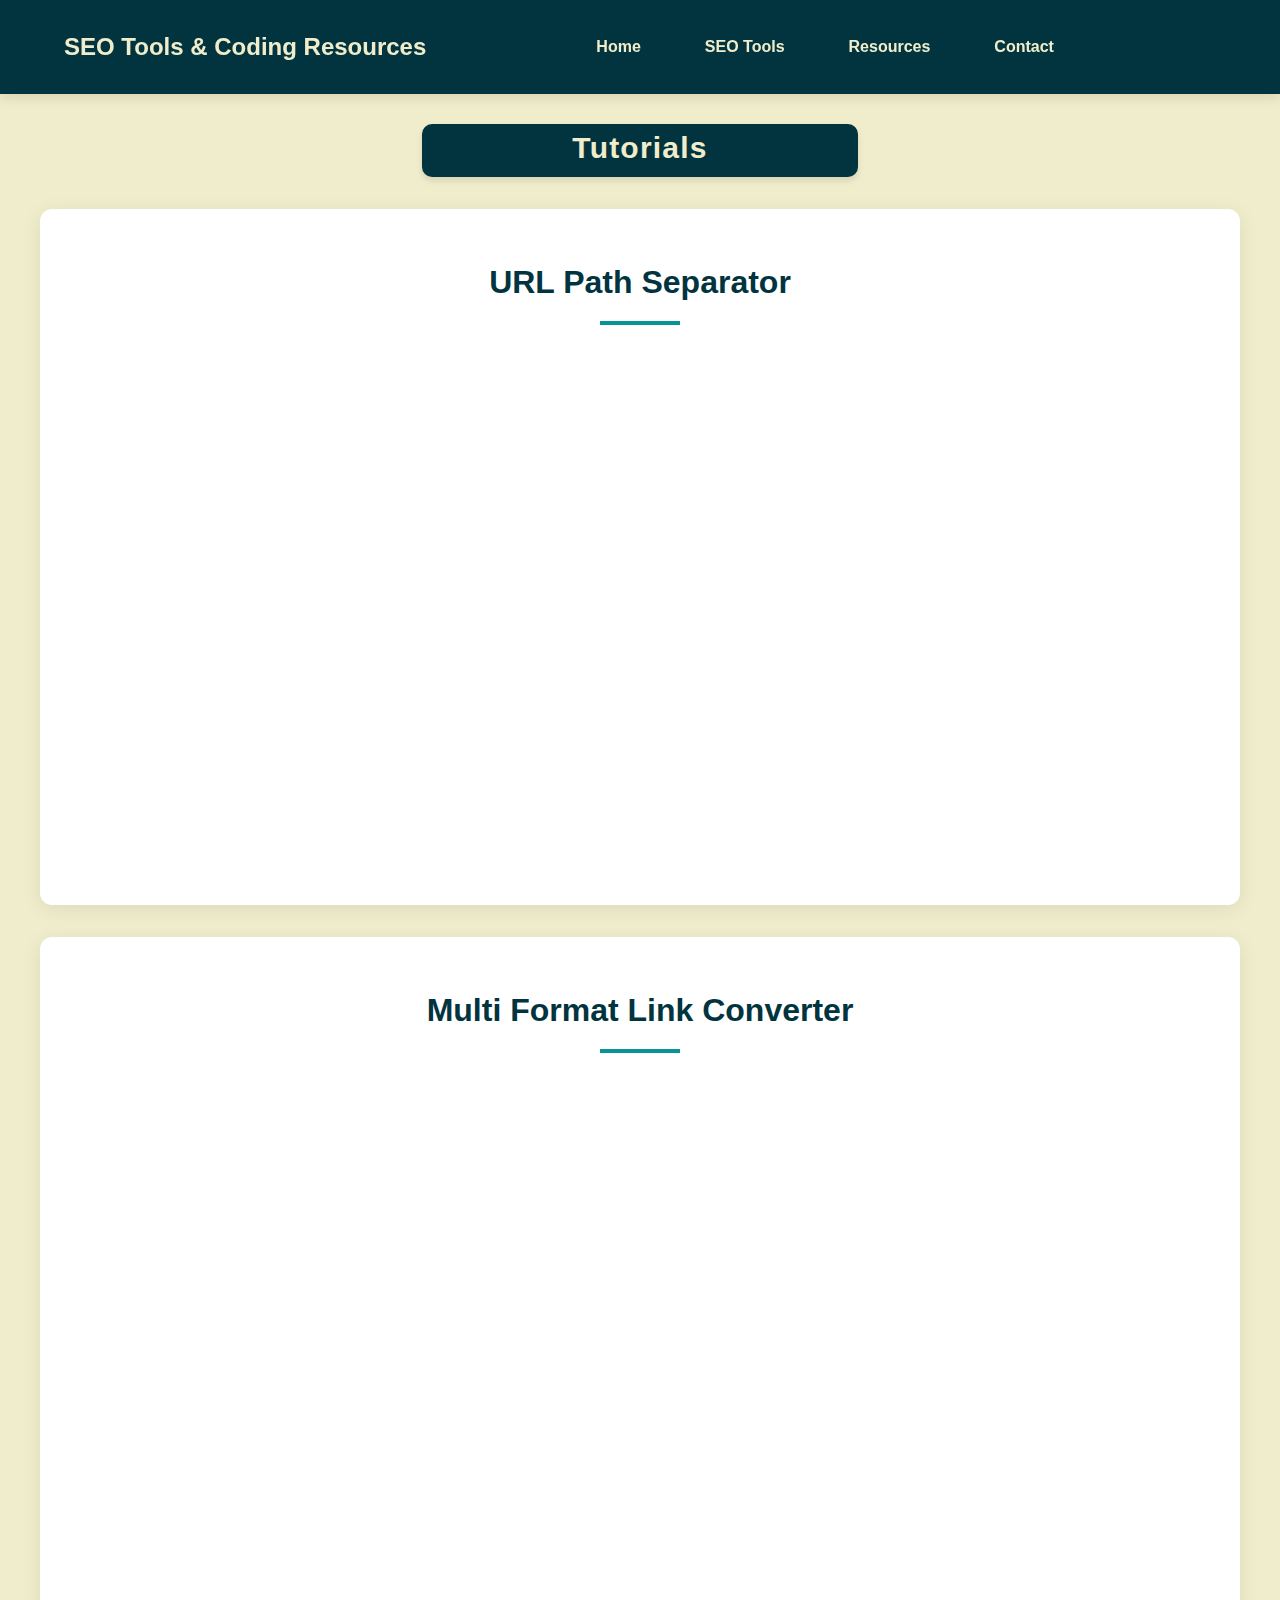
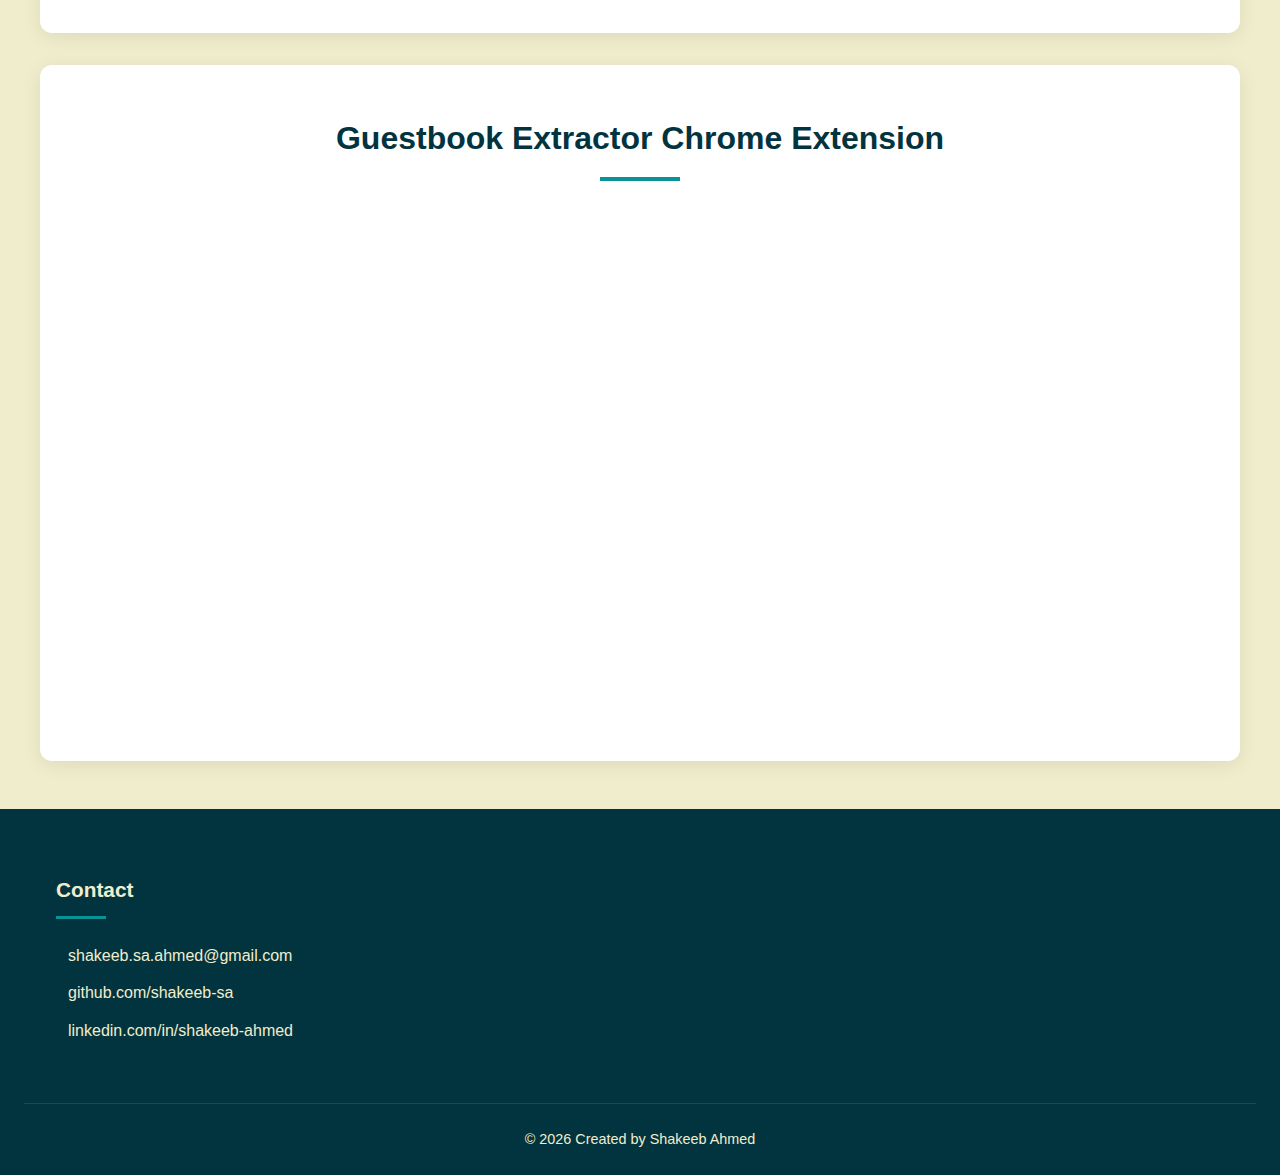
<file: tutorials.html>
<!DOCTYPE html>
<html lang="en">
  <head>
    <meta charset="UTF-8" />
    <meta name="viewport" content="width=device-width, initial-scale=1.0" />
    <meta name="description" content="SEO tools and coding tutorials platform. Free resources to enhance your SEO and programming skills." />
    <title>Tutorials</title>
    <link rel="stylesheet" href="tutorials.css" />
  </head>
  <body>
    <a href="#main-content" class="skip-link">Skip to main content</a>
    <header>
      <nav role="navigation" aria-label="Main Navigation">
        <div class="nav-container">
          <a href="#hero" class="logo" aria-label="SEO Tools & Coding Resources">
            <i class="fas fa-code"></i>
            SEO Tools & Coding Resources
          </a>
          <button class="menu-toggle" id="menuToggle" aria-expanded="false" aria-controls="nav-menu" aria-label="Toggle navigation menu">
            <i class="fas fa-bars"></i>
          </button>
<ul id="nav-menu">
            <li>
              <a
                href="https://shakeeb-sa.github.io/seo-tools-and-coding-resources/"
                target="_blank"
                rel="noopener noreferrer"
                aria-label="Coding Resources section"
                >Home
              </a>
            </li>
            <li>
              <a
                href="https://shakeeb-sa.github.io/seo-tools-and-coding-resources/#seo-tools"
                target="_blank"
                rel="noopener noreferrer"
                aria-label="Coding Resources section"
                >SEO Tools
              </a>
            </li>
            <li>
              <a
                href="https://shakeeb-sa.github.io/all-about-coding/"
                target="_blank"
                rel="noopener noreferrer"
                aria-label="Coding Resources section"
                >Resources</a
              >
            </li>
            <li><a href="#contact" aria-label="Contact section">Contact</a></li>
          </ul>          <button class="theme-toggle" id="themeToggle" aria-label="Toggle dark mode">
            <i class="fas fa-moon"></i>
          </button>
        </div>
      </nav>
    </header>

    <!-- SEO Tools Section -->
     <div class="main-title-of-paging">
     <h2>Tutorials</h2>
     </div>
    <section id="seo-tools" aria-labelledby="seo-tools-heading">
      <h2 id="seo-tools-heading">URL Path Separator</h2>
      <div class="tools-grid">
        <div class="video-container">
          <iframe src="https://player.vimeo.com/video/1119723676?badge=0&amp;autopause=0&amp;player_id=0&amp;app_id=58479" class="video-iframe" frameborder="0" allow="autoplay; fullscreen; picture-in-picture; clipboard-write; encrypted-media; web-share" title="URL Path Separator"></iframe>
        </div>
    </section>

    <!-- Coding Resources Section -->
    <section id="seo-tools" aria-labelledby="seo-tools-heading">
      <h2 id="seo-tools-heading">Multi Format Link Converter</h2>
      <div class="tools-grid">
        <div class="video-container">
          <iframe src="https://player.vimeo.com/video/1119728450?badge=0&amp;autopause=0&amp;player_id=0&amp;app_id=58479" class="video-iframe" frameborder="0" allow="autoplay; fullscreen; picture-in-picture; clipboard-write; encrypted-media; web-share" title="URL Path Separator"></iframe>
        </div>
    </section>
    <section id="seo-tools" aria-labelledby="seo-tools-heading">
      <h2 id="seo-tools-heading">Guestbook Extractor Chrome Extension</h2>
      <div class="tools-grid">
        <div class="video-container">
          <iframe src="https://player.vimeo.com/video/1119729961?badge=0&amp;autopause=0&amp;player_id=0&amp;app_id=58479" class="video-iframe" frameborder="0" allow="autoplay; fullscreen; picture-in-picture; clipboard-write; encrypted-media; web-share" title="URL Path Separator"></iframe>
        </div>
    </section>

    <!-- Footer -->
    <footer id="contact">
      <div class="footer-container" role="contentinfo">
        <div class="footer-section">
          <h3>Contact</h3>
          <p>
            <i class="fas fa-envelope"></i>
            <a href="mailto:shakeeb.sa.ahmed@gmail.com" aria-label="Email Shakeeb">shakeeb.sa.ahmed@gmail.com</a>
          </p>
          <p>
            <i class="fab fa-github"></i>
            <a href="https://github.com/shakeeb-sa/" target="_blank" rel="noopener noreferrer" aria-label="Github Profile">github.com/shakeeb-sa</a>
          </p>
          <p>
            <i class="fab fa-linkedin"></i>
            <a href="https://pk.linkedin.com/in/shakeeb-ahmed-034093370" target="_blank" rel="noopener noreferrer" aria-label="LinkedIn Profile">linkedin.com/in/shakeeb-ahmed</a>
          </p>
        </div>
      </div>
      <div class="copyright">
        <p>&copy; <span id="currentYear"></span> Created by Shakeeb Ahmed</p>
      </div>
    </footer>

    <!-- Back to top button -->
    <div class="back-to-top" id="backToTop" aria-label="Back to top">
      <i class="fas fa-arrow-up"></i>
    </div>
    <script src="tutorials.js"></script>
  </body>
</html>
</file>
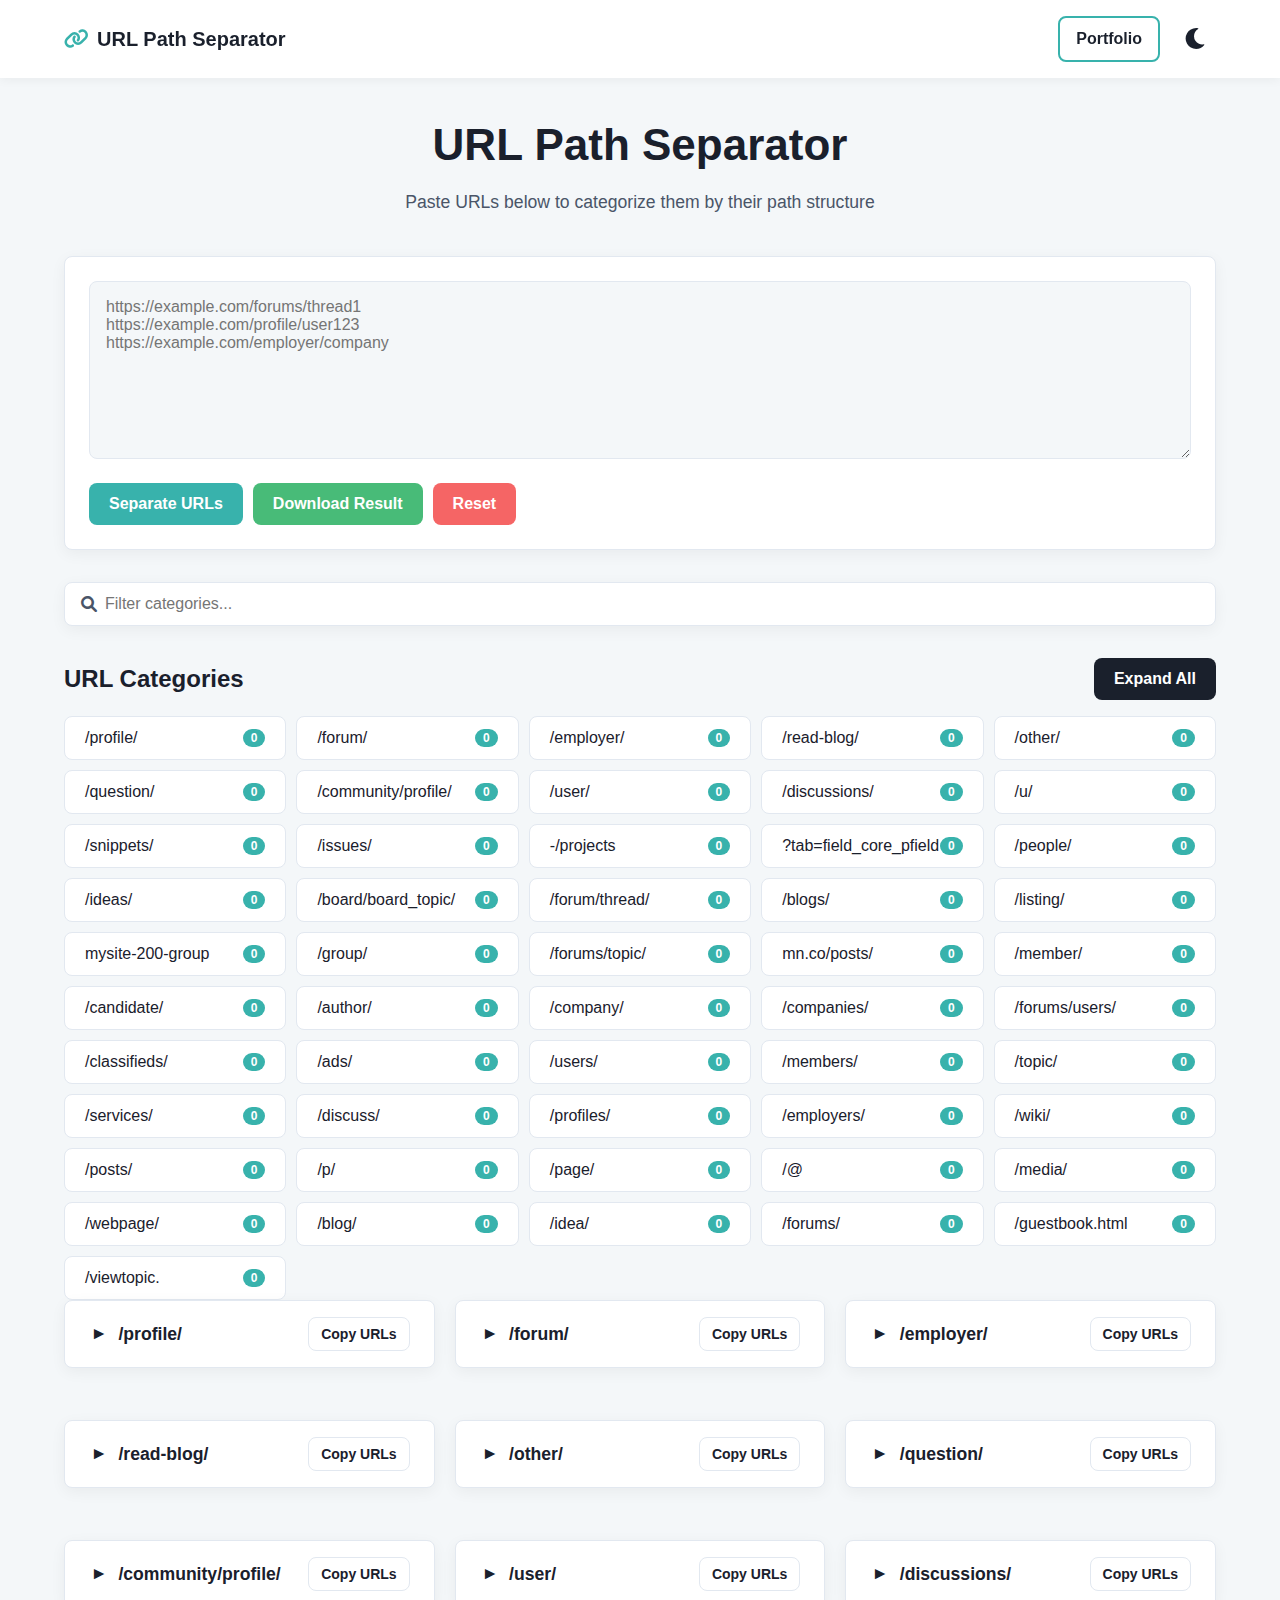
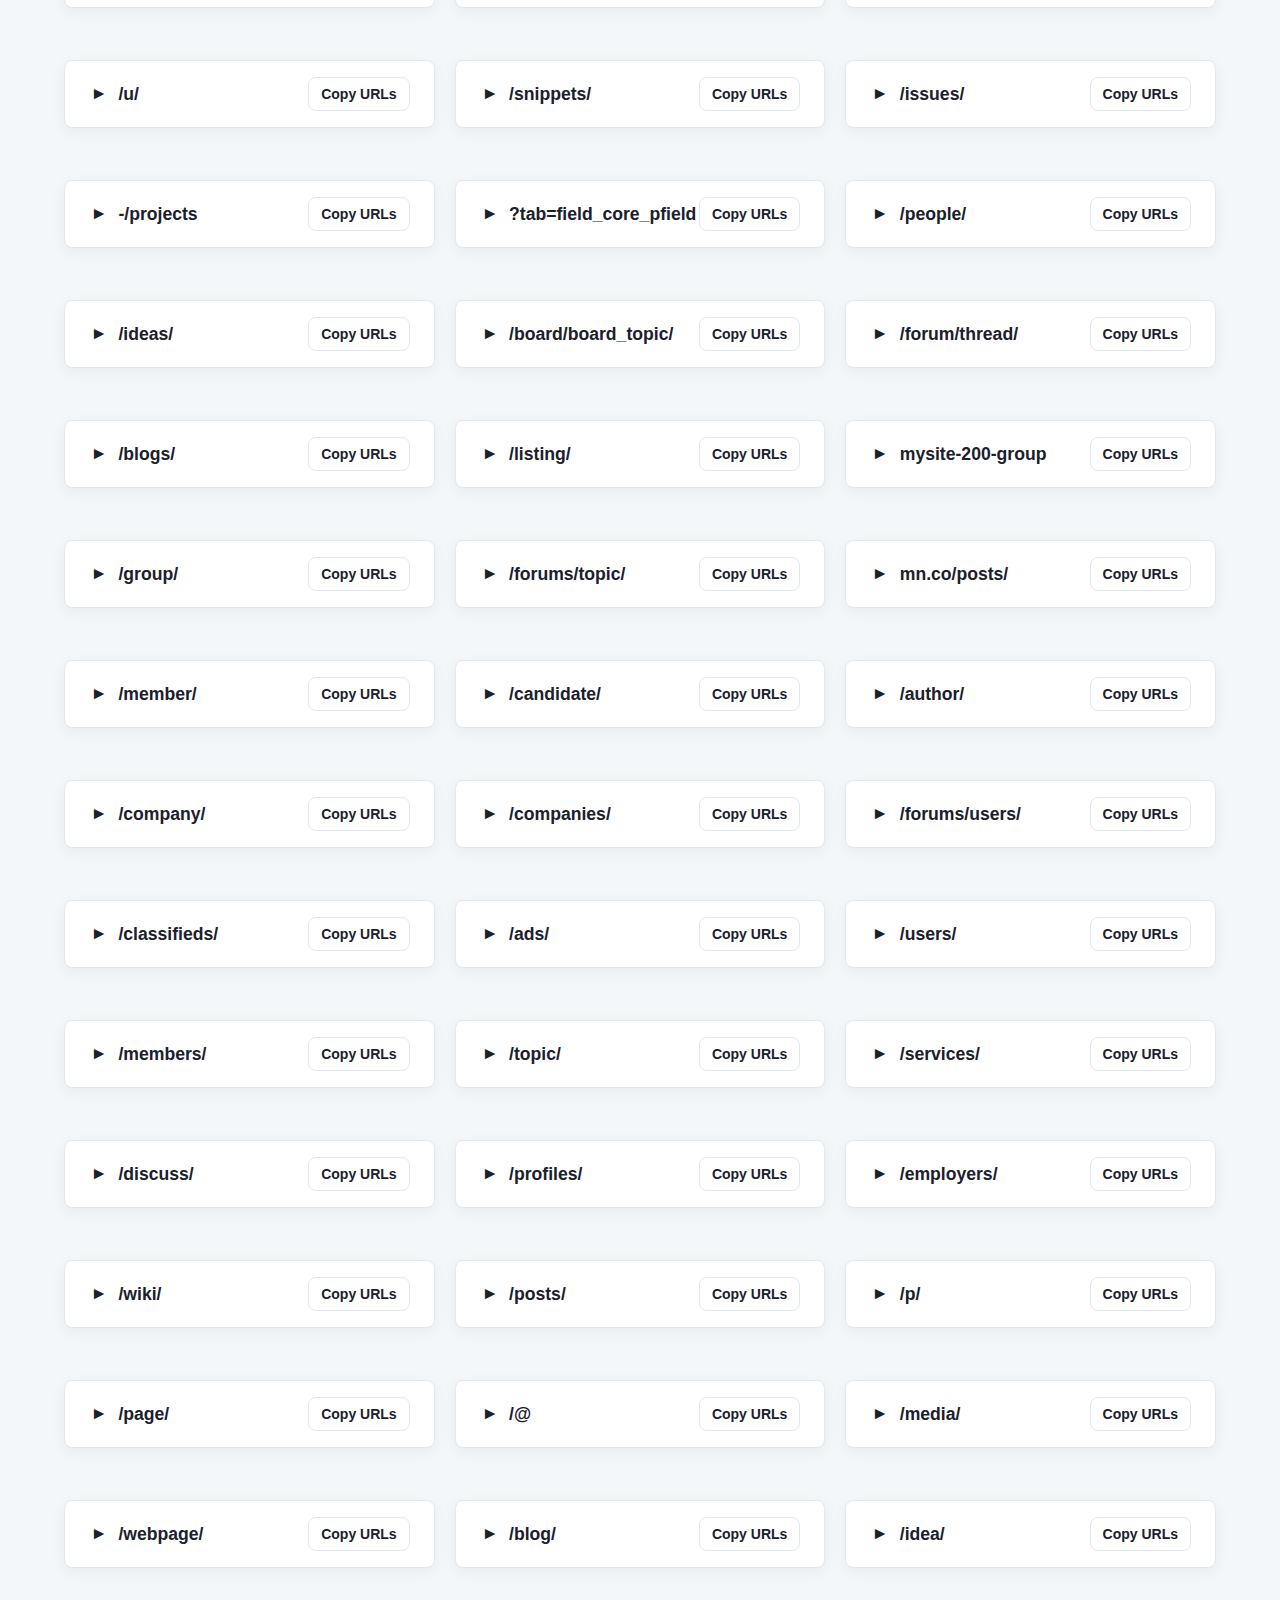
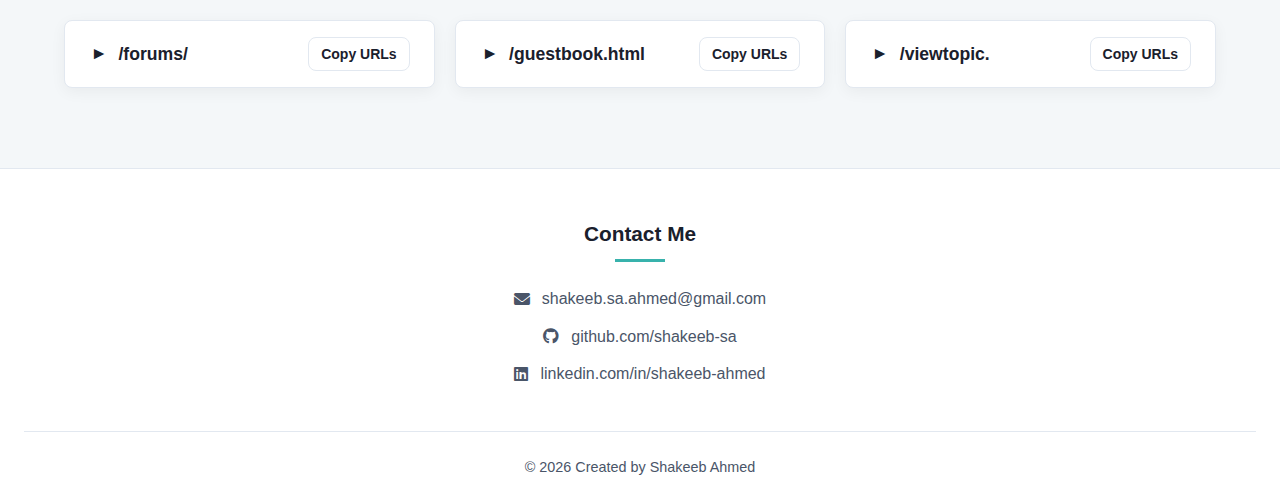
<file: url-path-separator.html>
<!DOCTYPE html>
<html lang="en">
  <head>
    <meta charset="UTF-8" />
    <meta name="viewport" content="width=device-width, initial-scale=1.0" />
    <title>URL Path Separator</title>
    <!-- Link to the consolidated and enhanced stylesheet -->
    <link rel="stylesheet" href="url-path-separator.css" />
    <!-- Font Awesome for Icons -->
    <link
      rel="stylesheet"
      href="https://cdnjs.cloudflare.com/ajax/libs/font-awesome/6.0.0-beta3/css/all.min.css"
    />
  </head>
  <body>
    <!-- MODIFIED: Navbar -->
    <header>
      <nav class="navbar" role="navigation" aria-label="Main Navigation">
        <div class="nav-container">
          <a href="#" class="logo" aria-label="URL Path Separator">
            <i class="fas fa-link"></i>
            URL Path Separator
          </a>
          <div class="nav-actions">
            <a
              href="https://shakeeb-sa.github.io/portfolio/"
              target="_blank"
              rel="noopener noreferrer"
              class="portfolio-btn"
              aria-label="View Portfolio"
            >
              Portfolio
            </a>
            <button
              class="theme-toggle"
              id="themeToggle"
              aria-label="Toggle dark mode"
            >
              <i class="fas fa-moon"></i>
            </button>
          </div>
        </div>
      </nav>
    </header>

    <!-- UNCHANGED: Main Tool Content Structure -->
    <main id="mainTool">
      <div class="header1">
        <h2>URL Path Separator</h2>
        <p>Paste URLs below to categorize them by their path structure</p>
      </div>

      <div class="input-section">
        <textarea
          id="urlInput"
          rows="8"
          placeholder="https://example.com/forums/thread1&#10;https://example.com/profile/user123&#10;https://example.com/employer/company"
        ></textarea>
        <div class="action-buttons">
          <button class="btn-primary" onclick="separateUrls()">
            Separate URLs
          </button>
          <button class="btn-success" onclick="downloadResult()">
            Download Result
          </button>
          <button class="btn-danger" onclick="resetFields()">Reset</button>
        </div>
      </div>

      <div class="category-filter">
        <div class="filter-container">
          <i class="fas fa-search"></i>
          <input
            type="text"
            id="categoryFilter"
            placeholder="Filter categories..."
            onkeyup="filterCategories()"
          />
        </div>
      </div>

      <div class="category-nav">
        <div class="category-nav-header">
          <h3>URL Categories</h3>
          <button class="toggle-all-btn" onclick="toggleAllCategories()">
            Expand All
          </button>
        </div>
        <button class="mobile-menu-toggle" onclick="toggleMobileMenu()">
          Show Categories
        </button>
        <div class="category-buttons" id="categoryButtons">
          <!-- Category buttons will be generated by JavaScript -->
        </div>
      </div>

      <div class="results-section">
        <div class="results-container" id="resultsContainer">
          <!-- Result containers will be generated by JavaScript -->
        </div>
      </div>
    </main>

    <!-- MODIFIED: Footer -->
    <footer class="footer-com" id="contact" role="contentinfo">
      <div class="footer-container">
        <div class="footer-section">
          <h3>Contact Me</h3>
          <p>
            <i class="fas fa-envelope"></i>
            <a
              href="mailto:shakeeb.sa.ahmed@gmail.com"
              aria-label="Email Shakeeb"
              >shakeeb.sa.ahmed@gmail.com</a
            >
          </p>
          <p>
            <i class="fab fa-github"></i>
            <a
              href="https://github.com/shakeeb-sa/"
              target="_blank"
              rel="noopener noreferrer"
              aria-label="Github Profile"
              >github.com/shakeeb-sa</a
            >
          </p>
          <p>
            <i class="fab fa-linkedin"></i>
            <a
              href="https://pk.linkedin.com/in/shakeeb-ahmed-034093370"
              target="_blank"
              rel="noopener noreferrer"
              aria-label="LinkedIn Profile"
              >linkedin.com/in/shakeeb-ahmed</a
            >
          </p>
        </div>
      </div>
      <div class="copyright">
        <p>
          &copy; <span id="currentYear">2024</span> Created by Shakeeb Ahmed
        </p>
      </div>
    </footer>

    <!-- UNCHANGED: Toast Notification -->
    <div id="toast" class="toast"></div>

    <!-- UNCHANGED: Main script for tool functionality -->
    <script src="url-path-separator.js"></script>

    <!-- NEW: Self-contained script for theme toggling -->
    <script>
      // Theme Toggle Logic
      const themeToggle = document.getElementById("themeToggle");
      const currentTheme = localStorage.getItem("theme");

      if (currentTheme) {
        document.documentElement.setAttribute("data-theme", currentTheme);
        if (currentTheme === "dark") {
          themeToggle.innerHTML = '<i class="fas fa-sun"></i>';
        }
      }

      themeToggle.addEventListener("click", () => {
        let theme = document.documentElement.getAttribute("data-theme");
        if (theme === "dark") {
          document.documentElement.removeAttribute("data-theme");
          localStorage.removeItem("theme");
          themeToggle.innerHTML = '<i class="fas fa-moon"></i>';
        } else {
          document.documentElement.setAttribute("data-theme", "dark");
          localStorage.setItem("theme", "dark");
          themeToggle.innerHTML = '<i class="fas fa-sun"></i>';
        }
      });
      // Update copyright year
      document.getElementById("currentYear").textContent =
        new Date().getFullYear();
    </script>
  </body>
</html>
</file>
<file: homepage.css>
/* 1. THEME & VARIABLES */
:root {
  --background-color: #f9fafb;
  --text-color: #1f2937;
  --primary-color: #ffffff;
  --accent-color: #3b82f6;
  --accent-hover-color: #2563eb;
  --card-bg: #ffffff;
  --card-border: #e5e7eb;
  --shadow-color: rgba(0, 0, 0, 0.05);
  --header-bg: rgba(255, 255, 255, 0.85);
  --nav-link-color: #4b5563;
}

[data-theme="dark"] {
  --background-color: #111827;
  --text-color: #d1d5db;
  --primary-color: #1f2937;
  --accent-color: #3b82f6;
  --accent-hover-color: #60a5fa;
  --card-bg: #1f2937;
  --card-border: #374151;
  --shadow-color: rgba(0, 0, 0, 0.2);
  --header-bg: rgba(17, 24, 39, 0.85);
  --nav-link-color: #d1d5db;
}

/* 2. GLOBAL STYLES & RESET */
* { margin: 0; padding: 0; box-sizing: border-box; }
html { scroll-behavior: smooth; }
body {
  font-family: system-ui, -apple-system, BlinkMacSystemFont, "Segoe UI", Roboto, "Helvetica Neue", Arial, sans-serif;
  line-height: 1.6;
  background-color: var(--background-color);
  color: var(--text-color);
  transition: background-color 0.3s, color 0.3s;
}

/* 3. ACCESSIBILITY */
.skip-link { position: absolute; top: -4rem; left: 0; background: var(--accent-color); color: white; padding: 0.5rem 1rem; z-index: 9999; transition: top 0.3s ease-in-out; }
.skip-link:focus { top: 0; }

/* 4. HEADER & NAVIGATION */
.header { position: sticky; top: 0; width: 100%; background-color: var(--header-bg); backdrop-filter: blur(10px); z-index: 1000; border-bottom: 1px solid var(--card-border); transition: background-color 0.3s, border-color 0.3s; }
.nav-container { display: flex; align-items: center; max-width: 1200px; margin: 0 auto; padding: 1rem 1.5rem; }
.logo { font-size: 1.25rem; font-weight: 700; color: var(--accent-color); text-decoration: none; display: flex; align-items: center; gap: 0.5rem; flex-shrink: 0; }

.nav-right-group { display: flex; align-items: center; gap: 1.5rem; margin-left: auto; }
#nav-menu { display: flex; list-style: none; gap: 2rem; }
#nav-menu a { color: var(--nav-link-color); text-decoration: none; font-weight: 500; padding: 0.5rem 0; position: relative; transition: color 0.3s; }
#nav-menu a::after { content: ""; position: absolute; bottom: 0; left: 0; width: 0; height: 2px; background-color: var(--accent-color); transition: width 0.3s ease-out; }
#nav-menu a:hover, #nav-menu a:focus { color: var(--accent-color); }
#nav-menu a:hover::after, #nav-menu a:focus::after { width: 100%; }

.theme-toggle, .menu-toggle { background: none; border: none; color: var(--text-color); font-size: 1.25rem; cursor: pointer; padding: 0.5rem; border-radius: 50%; transition: color 0.3s, background-color 0.3s; }
.theme-toggle:hover, .menu-toggle:hover { background-color: var(--card-border); }
.menu-toggle { display: none; } /* Hidden on desktop by default */

/* Mobile Navigation Panel */
.mobile-nav-panel { display: none; position: fixed; top: 0; left: 100%; width: 100%; height: 100%; background-color: var(--background-color); z-index: 1001; transition: left 0.3s ease-in-out; }
.mobile-nav-panel.active { left: 0; display: flex; flex-direction: column; justify-content: center; align-items: center; }
.mobile-nav-panel ul { list-style: none; text-align: center; }
.mobile-nav-panel li { margin: 1.5rem 0; }
.mobile-nav-panel a { color: var(--text-color); text-decoration: none; font-size: 1.75rem; font-weight: 500; }

/* 5. (Other sections remain the same) */
.hero { text-align: center; padding: 6rem 1.5rem; background-color: var(--primary-color); border-bottom: 1px solid var(--card-border); }
.hero-content { max-width: 800px; margin: 0 auto; }
.hero h1 { font-size: clamp(2.5rem, 5vw, 4rem); font-weight: 800; line-height: 1.2; margin-bottom: 1rem; }
.hero p { font-size: clamp(1rem, 2vw, 1.25rem); opacity: 0.8; margin-bottom: 2rem; }
.hero-button { background-color: var(--accent-color); color: #fff; padding: 0.8rem 2rem; border-radius: 50px; text-decoration: none; font-weight: 600; transition: background-color 0.3s, transform 0.3s; display: inline-block; }
.hero-button:hover { background-color: var(--accent-hover-color); transform: translateY(-3px); }
#tools { padding: 4rem 1.5rem; max-width: 1200px; margin: 0 auto; }
#tools h2 { text-align: center; font-size: clamp(2rem, 4vw, 2.5rem); font-weight: 700; margin-bottom: 3rem; position: relative; }
#tools h2::after { content: ""; position: absolute; bottom: -0.75rem; left: 50%; transform: translateX(-50%); width: 60px; height: 3px; background-color: var(--accent-color); }
.tools-grid { display: grid; grid-template-columns: repeat(auto-fit, minmax(280px, 1fr)); gap: 1.5rem; }
.tool-card { background-color: var(--card-bg); border: 1px solid var(--card-border); border-radius: 12px; padding: 2rem; display: flex; flex-direction: column; text-align: center; transition: transform 0.3s, box-shadow 0.3s; box-shadow: 0 4px 6px var(--shadow-color); }
.tool-card:hover { transform: translateY(-8px); box-shadow: 0 10px 20px var(--shadow-color); }
.tool-icon { font-size: 2.5rem; color: var(--accent-color); margin-bottom: 1.5rem; }
.tool-title { font-size: 1.25rem; font-weight: 600; margin-bottom: 0.75rem; }
.tool-desc { font-size: 1rem; opacity: 0.9; flex-grow: 1; margin-bottom: 1.5rem; }
.btn { background-color: var(--accent-color); color: #fff; padding: 0.7rem 1.5rem; border-radius: 50px; text-decoration: none; font-weight: 500; transition: background-color 0.3s; display: inline-flex; align-items: center; justify-content: center; gap: 0.5rem; align-self: center; }
.btn:hover { background-color: var(--accent-hover-color); }
.footer { background-color: var(--primary-color); padding: 3rem 1.5rem 2rem; margin-top: 2rem; border-top: 1px solid var(--card-border); text-align: center; }
.footer-content { max-width: 600px; margin: 0 auto 2rem auto; }
.footer-title { font-size: 1.75rem; font-weight: 600; margin-bottom: 0.5rem; }
.footer-description { margin-bottom: 1.5rem; opacity: 0.8; }
.social-links { display: flex; justify-content: center; gap: 1.5rem; }
.social-links a { color: var(--text-color); font-size: 1.75rem; transition: color 0.3s, transform 0.3s; }
.social-links a:hover { color: var(--accent-color); transform: translateY(-4px); }
.copyright { font-size: 0.9rem; opacity: 0.8; padding-top: 2rem; border-top: 1px solid var(--card-border); }
.back-to-top { position: fixed; bottom: 1.5rem; right: 1.5rem; background-color: var(--accent-color); color: #fff; width: 45px; height: 45px; border-radius: 50%; border: none; display: flex; align-items: center; justify-content: center; font-size: 1.1rem; cursor: pointer; box-shadow: 0 4px 12px rgba(0, 0, 0, 0.15); opacity: 0; visibility: hidden; transform: translateY(20px); transition: opacity 0.3s, visibility 0.3s, transform 0.3s; z-index: 999; }
.back-to-top.visible { opacity: 1; visibility: visible; transform: translateY(0); }

/* 8. MOBILE RESPONSIVENESS */
@media (max-width: 768px) {
  #nav-menu { display: none; } /* Hide desktop links */
  .menu-toggle { display: block; z-index: 1002; } /* Show hamburger */
  .nav-right-group { gap: 0.5rem; } /* Reduce gap between theme/hamburger icons */
}

@media (max-width: 600px) {
  .tools-grid { grid-template-columns: repeat(2, 1fr); gap: 1rem; }
  .tool-card { padding: 1.5rem 1rem; }
  .tool-icon { font-size: 2rem; margin-bottom: 1rem; }
  .tool-title { font-size: 1rem; }
  .tool-desc { font-size: 0.9rem; }
  .btn { padding: 0.6rem 1rem; font-size: 0.9rem; }
}
</file>
<file: all-about-coding.css>
/*
* All About Coding - Main Stylesheet
*/

/* ------------------- */
/* C-SS Variables      */
/* ------------------- */
:root {
  --primary-color: #0d1b2a; /* Dark Blue */
  --secondary-color: #e0e1dd; /* Light Gray */
  --background-color: #f1faee; /* Almost White */
  --text-color: #1d3557; /* Darker Blue */
  --accent-color: #e63946; /* Red */
  --border-color: #d1d1d1;
  --shadow: 0 4px 12px rgba(0, 0, 0, 0.08);
  --shadow-hover: 0 8px 20px rgba(0, 0, 0, 0.12);
  --border-radius: 12px;
  --transition: all 0.3s ease;
  --header-height: 65px; /* Default header height */
}

[data-theme="dark"] {
  --primary-color: #e0e1dd;
  --secondary-color: #1d3557;
  --background-color: #0d1b2a;
  --text-color: #f1faee;
  --accent-color: #e63946;
  --border-color: #415a77;
}

/* ------------------- */
/* R-eset and Base     */
/* ------------------- */
* {
  margin: 0;
  padding: 0;
  box-sizing: border-box;
}

html {
  scroll-behavior: smooth;
}

body {
  font-family: "Segoe UI", Tahoma, Geneva, Verdana, sans-serif;
  line-height: 1.6;
  color: var(--text-color);
  background-color: var(--background-color);
  font-size: clamp(14px, 1.5vw, 16px);
  -webkit-font-smoothing: antialiased;
  -moz-osx-font-smoothing: grayscale;
  transition: background-color 0.3s, color 0.3s;
}

/* ------------------- */
/* H-eader & Nav       */
/* ------------------- */
header {
  position: sticky;
  top: 0;
  width: 100%;
  background-color: var(--primary-color);
  z-index: 1000;
  box-shadow: var(--shadow);
}

.nav-container {
  display: flex;
  justify-content: space-between;
  align-items: center;
  max-width: 1400px;
  margin: 0 auto;
  padding: 1rem 2rem;
}

.logo {
  font-size: 1.5rem;
  font-weight: 700;
  color: var(--secondary-color);
  text-decoration: none;
  display: flex;
  align-items: center;
}
.logo i {
  margin-right: 0.5rem;
  color: var(--accent-color);
}

#nav-menu {
  display: flex;
  list-style: none;
}
#nav-menu li {
  margin: 0 1rem;
}
#nav-menu a {
  color: var(--secondary-color);
  text-decoration: none;
  font-weight: 600;
  padding: 0.5rem 0;
  position: relative;
  transition: var(--transition);
}
#nav-menu a::after {
  content: "";
  position: absolute;
  bottom: 0;
  left: 0;
  width: 0;
  height: 2px;
  background-color: var(--accent-color);
  transition: width 0.3s;
}
#nav-menu a:hover::after {
  width: 100%;
}

.nav-actions {
  display: flex;
  align-items: center;
  gap: 1rem;
}

/* --- STYLES FOR NEW PORTFOLIO BUTTON --- */
.portfolio-btn {
  color: var(--secondary-color);
  text-decoration: none;
  font-weight: 600;
  padding: 0.4rem 1rem;
  border: 1px solid var(--secondary-color);
  border-radius: 20px;
  transition: var(--transition);
  white-space: nowrap;
}
.portfolio-btn:hover {
  background-color: var(--accent-color);
  border-color: var(--accent-color);
}
/* --- END OF NEW STYLES --- */


.theme-toggle, .menu-toggle {
  background: none;
  border: none;
  color: var(--secondary-color);
  font-size: 1.5rem;
  cursor: pointer;
  transition: var(--transition);
}
.theme-toggle:hover, .menu-toggle:hover {
  color: var(--accent-color);
  transform: scale(1.1);
}
.menu-toggle {
  display: none;
}

/* ------------------- */
/* C-ategory Nav       */
/* ------------------- */
.category-nav {
  background-color: var(--secondary-color);
  padding: 0.5rem 0;
  /* --- STICKY NAVIGATION STYLES --- */
  position: sticky;
  top: var(--header-height); /* Sticks below the header */
  z-index: 999; /* Below the main header (1000) */
  box-shadow: 0 2px 5px rgba(0,0,0,0.05); /* Adds depth */
  /* --- END OF STICKY STYLES --- */
}
.category-nav-wrapper {
  position: relative;
  max-width: 1400px;
  margin: 0 auto;
  display: flex;
  align-items: center;
}
.category-list {
  display: flex;
  gap: 1rem;
  padding: 0.5rem 2rem;
  list-style: none;
  overflow-x: auto;
  scrollbar-width: none; /* Firefox */
  scroll-behavior: smooth;
  flex-grow: 1;
}
.category-list::-webkit-scrollbar {
  display: none; /* Chrome, Safari, Opera */
}
.category-link {
  color: var(--text-color);
  text-decoration: none;
  font-weight: 600;
  padding: 0.5rem 1rem;
  border-radius: 20px;
  transition: var(--transition);
  white-space: nowrap;
  border: 2px solid transparent;
  display: block;
}
.category-link:hover, .category-link.active {
  background-color: var(--accent-color);
  color: #fff;
  border-color: var(--accent-color);
}
.scroll-btn {
  background-color: var(--primary-color);
  color: var(--secondary-color);
  border: none;
  padding: 0.5rem 1rem;
  font-size: 1.2rem;
  font-weight: bold;
  cursor: pointer;
  z-index: 10;
  transition: var(--transition);
  opacity: 0;
  pointer-events: none;
  position: absolute;
}
.scroll-btn.visible {
  opacity: 1;
  pointer-events: auto;
}
.scroll-btn:hover {
  background-color: var(--accent-color);
}
.scroll-btn.left {
  left: 0;
  border-radius: 0 10px 10px 0;
}
.scroll-btn.right {
  right: 0;
  border-radius: 10px 0 0 10px;
}

/* ------------------- */
/* M-ain Content       */
/* ------------------- */
.container {
  width: 90%;
  max-width: 1400px;
  margin: 2rem auto;
}

.section-title {
  font-size: 2rem;
  margin-bottom: 2rem;
  margin-top: 3rem;
  color: var(--primary-color);
  text-align: center;
  padding-bottom: 0.5rem;
  border-bottom: 3px solid var(--accent-color);
  display: inline-block;
}
.video-section {
  text-align: center;
}

.controls {
  display: flex;
  justify-content: center;
  margin-bottom: 2rem;
  flex-wrap: wrap;
  gap: 1rem;
}

.control-btn {
  background-color: var(--background-color);
  color: var(--text-color);
  border: 2px solid var(--border-color);
  padding: 0.5rem 1.5rem;
  border-radius: 20px;
  cursor: pointer;
  transition: var(--transition);
  font-weight: 600;
}
.control-btn:hover, .control-btn.active {
  background-color: var(--accent-color);
  color: #fff;
  border-color: var(--accent-color);
  transform: translateY(-2px);
}

.video-grid {
  display: grid;
  grid-template-columns: repeat(auto-fill, minmax(320px, 1fr));
  gap: 2rem;
  text-align: left;
}

.video-card {
  background-color: var(--background-color);
  border: 1px solid var(--border-color);
  border-radius: var(--border-radius);
  overflow: hidden;
  transition: var(--transition);
  box-shadow: var(--shadow);
  display: flex;
  flex-direction: column;
}
.video-card:hover {
  transform: translateY(-5px);
  box-shadow: var(--shadow-hover);
}

.video-thumbnail {
  position: relative;
  width: 100%;
  padding-top: 56.25%; /* 16:9 Aspect Ratio */
  overflow: hidden;
}
.video-thumbnail img {
  position: absolute;
  top: 0;
  left: 0;
  width: 100%;
  height: 100%;
  object-fit: cover;
  transition: transform 0.3s;
}
.video-card:hover .video-thumbnail img {
  transform: scale(1.05);
}
.video-duration {
  position: absolute;
  bottom: 8px;
  right: 8px;
  background-color: rgba(0, 0, 0, 0.8);
  color: white;
  padding: 2px 8px;
  border-radius: 4px;
  font-size: 0.8rem;
}

.video-info {
  padding: 1rem;
  flex-grow: 1;
  display: flex;
  flex-direction: column;
}
.video-title {
  font-weight: bold;
  font-size: 1.1rem;
  margin-bottom: 0.5rem;
  color: var(--text-color);
  flex-grow: 1;
}
.video-meta {
  display: flex;
  justify-content: space-between;
  margin-top: 1rem;
  font-size: 0.9rem;
  color: var(--text-color);
  opacity: 0.7;
}

.video-actions {
  display: flex;
  justify-content: space-between;
  padding: 0.5rem 1rem;
  border-top: 1px solid var(--border-color);
}
.video-action-btn {
  background: none;
  border: none;
  color: var(--text-color);
  cursor: pointer;
  padding: 0.5rem;
  border-radius: 4px;
  transition: var(--transition);
  display: flex;
  align-items: center;
  gap: 0.5rem;
  font-weight: 600;
  text-decoration: none;
}
.video-action-btn .fa-play { color: #2a9d8f; }
.video-action-btn .fa-bookmark { color: var(--accent-color); }
.video-action-btn:hover {
  background-color: var(--secondary-color);
}
.save-btn.saved span {
  font-weight: bold;
}

/* ------------------- */
/* F-ooter             */
/* ------------------- */
footer {
  background-color: var(--primary-color);
  color: var(--secondary-color);
  padding: 3rem 1.5rem 1.5rem;
  margin-top: 3rem;
}

.footer-container {
  display: flex;
  flex-wrap: wrap;
  justify-content: space-between;
  max-width: 1200px;
  margin: 0 auto;
}

.footer-section {
  flex: 1 1 250px;
  margin: 1rem;
  min-width: 250px;
}
.footer-section h3 {
  margin-bottom: 1.5rem;
  font-size: 1.3rem;
  position: relative;
  padding-bottom: 0.75rem;
}
.footer-section h3::after {
  content: "";
  position: absolute;
  bottom: 0;
  left: 0;
  width: 50px;
  height: 3px;
  background-color: var(--accent-color);
}
.footer-section p {
  margin-bottom: 0.75rem;
  display: flex;
  align-items: center;
}
.footer-section i {
  margin-right: 0.75rem;
  font-size: 1.2rem;
  color: var(--accent-color);
}
.footer-section a {
  color: var(--secondary-color);
  text-decoration: none;
  transition: color 0.3s;
}
.footer-section a:hover {
  color: var(--accent-color);
  text-decoration: underline;
}

.copyright {
  text-align: center;
  margin-top: 2rem;
  padding-top: 1.5rem;
  border-top: 1px solid var(--border-color);
  font-size: 0.9rem;
}

/* ------------------- */
/* U-tilities          */
/* ------------------- */
.skip-to-content {
  position: absolute; top: -100px; left: 0; background: var(--accent-color); color: white; padding: 8px; z-index: 101; transition: top 0.3s;
}
.skip-to-content:focus {
  top: 0;
}

.back-to-top {
  position: fixed;
  bottom: 2rem;
  right: 2rem;
  background-color: var(--accent-color);
  color: white;
  width: 3rem;
  height: 3rem;
  border: none;
  border-radius: 50%;
  display: flex;
  justify-content: center;
  align-items: center;
  cursor: pointer;
  box-shadow: var(--shadow);
  opacity: 0;
  visibility: hidden;
  transition: var(--transition);
  z-index: 999;
}
.back-to-top.visible {
  opacity: 1;
  visibility: visible;
}
.back-to-top:hover {
  transform: scale(1.1);
}

.toast {
  position: fixed;
  bottom: 2rem;
  left: 50%;
  transform: translateX(-50%) translateY(100px);
  background-color: var(--primary-color);
  color: var(--secondary-color);
  padding: 1rem 1.5rem;
  border-radius: var(--border-radius);
  box-shadow: var(--shadow);
  opacity: 0;
  visibility: hidden;
  transition: var(--transition);
  z-index: 2000;
}
.toast.show {
  transform: translateX(-50%) translateY(0);
  opacity: 1;
  visibility: visible;
}

/* ------------------- */
/* R-esponsive         */
/* ------------------- */
@media (max-width: 992px) {
  .menu-toggle { display: block; }
  /* This rule will now hide the empty ul, which is fine */
  #nav-menu {
    display: none;
    flex-direction: column;
    position: absolute;
    top: 100%;
    left: 0;
    width: 100%;
    background-color: var(--primary-color);
    padding: 1rem;
    box-shadow: 0 4px 12px rgba(0, 0, 0, 0.1);
  }
  #nav-menu.active { display: flex; }
  #nav-menu li { margin: 0.5rem 0; width: 100%; text-align: center; }
  
  .video-grid {
    grid-template-columns: repeat(auto-fill, minmax(280px, 1fr));
  }

  /* Hide scroll buttons on touch devices, rely on swipe */
  .scroll-btn {
    display: none;
  }
  .category-list {
    padding: 0.5rem 1rem;
  }
}

@media (max-width: 768px) {
  .footer-container {
    flex-direction: column;
    align-items: center;
    text-align: center;
  }
  .footer-section h3::after {
    left: 50%;
    transform: translateX(-50%);
  }
}

@media (max-width: 480px) {
  /* --- MODIFIED FOR BETTER MOBILE VIEW --- */
  .video-grid {
    grid-template-columns: repeat(2, 1fr); /* Creates a 2-column grid */
    gap: 1rem; /* Reduces the space between videos */
  }
  /* --- END OF MODIFICATION --- */
  
  .nav-container {
    padding: 1rem;
  }
  .logo {
    font-size: 1.2rem;
  }

  .portfolio-btn {
    padding: 0.3rem 0.6rem;
    font-size: 0.9rem;
  }
}
</file>
<file: guestbook-extractor-chrome-extension-main.css>
/* 1. Variables and Theming */
:root {
  --primary-color: #1a2b4b; /* Deep Navy */
  --accent-color: #007bff; /* Vibrant Blue */
  --accent-hover-color: #0056b3;
  --background-color: #f8f9fa; /* Light Gray */
  --text-color: #212529; /* Dark Charcoal */
  --card-bg-color: #ffffff;
  --nav-text-color: #ffffff;
  --shadow-color: rgba(0, 0, 0, 0.07);
  --border-radius: 10px;
  --font-heading: 'Poppins', sans-serif;
  --font-body: 'Lato', sans-serif;
}

[data-theme="dark"] {
  --primary-color: #ffffff;
  --accent-color: #009eff; /* Lighter Blue for Dark Mode */
  --accent-hover-color: #007bff;
  --background-color: #121212;
  --text-color: #e0e0e0;
  --card-bg-color: #1e1e1e;
  --nav-text-color: #121212;
  --shadow-color: rgba(0, 0, 0, 0.25);
}

/* 2. Global Styles & Reset */
* {
  margin: 0;
  padding: 0;
  box-sizing: border-box;
}

html {
  scroll-behavior: smooth;
}

body {
  font-family: var(--font-body);
  line-height: 1.7;
  background-color: var(--background-color);
  color: var(--text-color);
  font-size: clamp(15px, 1.5vw, 17px);
  -webkit-font-smoothing: antialiased;
  -moz-osx-font-smoothing: grayscale;
  transition: background-color 0.3s, color 0.3s;
}

h1, h2, h3 {
  font-family: var(--font-heading);
  color: var(--primary-color);
  font-weight: 700;
}

/* 3. Accessibility */
.skip-link {
  position: absolute;
  top: -50px;
  left: 0;
  background: var(--accent-color);
  color: #fff;
  padding: 10px 20px;
  z-index: 10001;
  transition: top 0.3s ease-in-out;
}

.skip-link:focus {
  top: 0;
}

/* 4. Header and Navigation */
header {
  position: sticky;
  top: 0;
  width: 100%;
  background-color: var(--card-bg-color);
  z-index: 1000;
  box-shadow: 0 2px 10px var(--shadow-color);
  transition: background-color 0.3s;
}

.nav-container {
  display: flex;
  justify-content: space-between;
  align-items: center;
  max-width: 1200px;
  margin: 0 auto;
  padding: 1rem 1.5rem;
}

.logo {
  font-size: 1.25rem;
  font-family: var(--font-heading);
  font-weight: 600;
  color: var(--primary-color);
  text-decoration: none;
  display: flex;
  align-items: center;
  gap: 0.6rem;
}

.logo i {
  color: var(--accent-color);
}

.nav-actions {
  display: flex;
  align-items: center;
  gap: 0.5rem;
}

#nav-menu {
  list-style: none;
}

#nav-menu a {
  color: var(--text-color);
  text-decoration: none;
  font-weight: 600;
  padding: 0.5rem 1rem;
  border-radius: 5px;
  transition: color 0.3s, background-color 0.3s;
}

#nav-menu a:hover,
#nav-menu a:focus {
  color: var(--accent-color);
  outline: none;
}

.menu-toggle, .theme-toggle {
  background: none;
  border: none;
  color: var(--text-color);
  font-size: 1.4rem;
  cursor: pointer;
  padding: 0.5rem;
  border-radius: 50%;
  display: flex;
  align-items: center;
  justify-content: center;
  transition: background-color 0.3s, color 0.3s;
}

.theme-toggle:hover {
  background-color: var(--background-color);
}

.menu-toggle {
  display: none;
}

/* 5. Main Content and Sections */
main {
  padding: 3rem 1.5rem;
}

section {
  max-width: 800px;
  margin: 3rem auto;
}

/* 6. Tool Card Styling */
.tool-card {
  background-color: var(--card-bg-color);
  border-radius: var(--border-radius);
  padding: 3rem;
  box-shadow: 0 8px 30px var(--shadow-color);
  transition: transform 0.3s, box-shadow 0.3s, background-color 0.3s;
  text-align: center;
}

#tool-heading {
  font-size: clamp(2rem, 5vw, 2.8rem);
  line-height: 1.2;
  margin-bottom: 1rem;
}

.tool-subtitle {
  font-size: 1.25rem;
  margin-bottom: 2rem;
  color: var(--accent-color);
  font-weight: 400;
}

.tool-desc {
  margin-bottom: 2.5rem;
  max-width: 600px;
  margin-left: auto;
  margin-right: auto;
  opacity: 0.85;
}

#installation-guide h2 {
  text-align: center;
  margin-bottom: 2rem;
  font-size: 2rem;
}

.tool-icon {
  font-size: 2.5rem;
  color: var(--accent-color);
  margin-bottom: 1.5rem;
}

code {
  background-color: var(--background-color);
  padding: 0.2rem 0.5rem;
  border-radius: 4px;
  font-family: 'Courier New', Courier, monospace;
}

/* 7. Buttons */
.btn {
  background-image: linear-gradient(45deg, var(--accent-color) 0%, var(--accent-hover-color) 100%);
  color: #fff;
  padding: 1rem 2.5rem;
  border: none;
  border-radius: 50px;
  cursor: pointer;
  font-size: 1.1rem;
  font-weight: 700;
  font-family: var(--font-heading);
  transition: all 0.3s;
  display: inline-flex;
  align-items: center;
  gap: 0.75rem;
  text-decoration: none;
  box-shadow: 0 4px 15px rgba(0, 123, 255, 0.4);
}

.btn:hover {
  transform: translateY(-4px);
  box-shadow: 0 8px 25px rgba(0, 123, 255, 0.5);
}

.btn:focus-visible {
  outline: 3px solid var(--accent-color);
  outline-offset: 4px;
}

/* 8. Footer */
footer {
  background-color: var(--card-bg-color);
  color: var(--text-color);
  padding: 3rem 1.5rem 1.5rem;
  margin-top: 4rem;
  border-top: 1px solid var(--shadow-color);
  transition: background-color 0.3s, color 0.3s;
}

.footer-container {
  max-width: 1200px;
  margin: 0 auto;
  text-align: center;
}

.footer-section h3 {
  margin-bottom: 1.5rem;
  font-size: 1.5rem;
}

.social-links {
  display: flex;
  justify-content: center;
  gap: 1.5rem;
}

.social-links a {
  color: var(--text-color);
  font-size: 1.8rem;
  transition: color 0.3s, transform 0.3s;
}

.social-links a:hover {
  color: var(--accent-color);
  transform: scale(1.1);
}

.copyright {
  text-align: center;
  margin-top: 2.5rem;
  padding-top: 1.5rem;
  border-top: 1px solid var(--shadow-color);
  font-size: 0.9rem;
  opacity: 0.7;
}

/* 9. Back to Top Button */
.back-to-top {
  position: fixed;
  bottom: 1.5rem;
  right: 1.5rem;
  background-color: var(--accent-color);
  color: #fff;
  width: 45px;
  height: 45px;
  border-radius: 50%;
  border: none;
  display: flex;
  align-items: center;
  justify-content: center;
  font-size: 1rem;
  cursor: pointer;
  box-shadow: 0 4px 12px var(--shadow-color);
  opacity: 0;
  visibility: hidden;
  transform: translateY(20px);
  transition: all 0.3s ease-in-out;
  z-index: 999;
}

.back-to-top.visible {
  opacity: 1;
  visibility: visible;
  transform: translateY(0);
}

.back-to-top:hover {
  background-color: var(--accent-hover-color);
  transform: translateY(-5px);
}

/* 10. Responsive Design */
@media (max-width: 768px) {
  .menu-toggle {
    display: flex;
    z-index: 1002;
  }
  
  #nav-menu {
    display: none;
    position: fixed;
    top: 0;
    left: 0;
    width: 100%;
    height: 100vh;
    background-color: var(--card-bg-color);
    flex-direction: column;
    justify-content: center;
    align-items: center;
    gap: 2rem;
  }

  #nav-menu.active {
    display: flex;
  }
  
  #nav-menu a {
    font-size: 1.5rem;
  }

  .tool-card {
    padding: 2rem 1.5rem;
  }
}
</file>
<file: multi-format-link-converter.css>
/* --- MODERN UI OVERHAUL --- */

/* --- CSS VARIABLES & GLOBAL STYLES --- */
:root {
  --primary-color: #0d2137; /* Deeper, more professional blue */
  --accent-color: #10b981;  /* Vibrant, modern green for accents */
  --bg-color: #f4f7f9;      /* Light, clean background */
  --surface-color: #ffffff; /* For cards, editors, etc. */
  --text-color: #2d3748;    /* Softer, high-contrast dark gray */
  --light-text-color: #f0f4f8;
  --border-color: #e2e8f0;
  --shadow-color: rgba(45, 55, 72, 0.1);
  --font-sans: system-ui, -apple-system, BlinkMacSystemFont, "Segoe UI", Roboto, "Helvetica Neue", Arial, sans-serif;
  --font-mono: 'SFMono-Regular', Consolas, 'Liberation Mono', Menlo, Courier, monospace;
  --border-radius: 8px;
  --transition-speed: 0.2s ease-in-out;
}

* {
  margin: 0;
  padding: 0;
  box-sizing: border-box;
}

html {
  scroll-behavior: smooth;
}

body {
  font-family: var(--font-sans);
  line-height: 1.6;
  color: var(--text-color);
  background-color: var(--bg-color);
  font-size: clamp(15px, 1.5vw, 16px);
  -webkit-font-smoothing: antialiased;
  -moz-osx-font-smoothing: grayscale;
}

/* --- ACCESSIBILITY & HEADER --- */
.skip-link {
  position: absolute; top: -50px; left: 0;
  background: var(--primary-color); color: var(--light-text-color);
  padding: 10px 15px; z-index: 1000; transition: top var(--transition-speed);
  border-bottom-right-radius: var(--border-radius);
}
.skip-link:focus { top: 0; }

header {
  position: sticky; top: 0; width: 100%;
  background-color: var(--surface-color);
  padding: 1rem 2rem; z-index: 999;
  box-shadow: 0 2px 4px var(--shadow-color);
  border-bottom: 1px solid var(--border-color);
}
.nav-container {
  display: flex; justify-content: space-between; align-items: center;
  max-width: 1400px; margin: 0 auto;
}
.logo {
  font-size: 1.25rem; font-weight: 700; color: var(--primary-color);
  text-decoration: none; display: flex; align-items: center; gap: 0.75rem;
}
.logo i { color: var(--accent-color); }
nav ul { display: flex; list-style: none; gap: 0.5rem; }
nav li { margin: 0; }
nav a {
  color: var(--text-color); text-decoration: none;
  font-weight: 600; padding: 0.5rem 1rem;
  border-radius: var(--border-radius); transition: all var(--transition-speed);
  position: relative;
}
nav a:hover, nav a:focus { background-color: #eef2f6; color: var(--primary-color); outline: none; }
.menu-toggle { display: none; background: none; border: none; color: var(--primary-color); font-size: 1.5rem; cursor: pointer; }

/* --- MAIN CONTENT & LAYOUT --- */
main {
  padding: 2rem; max-width: 1400px; margin: 2.5rem auto;
  display: flex; flex-direction: column; gap: 2rem; width: 100%;
}
h1 {
  text-align: center; color: var(--primary-color); font-size: clamp(2rem, 5vw, 2.75rem);
  font-weight: 800; margin-bottom: 1rem; letter-spacing: -1px;
}

/* --- ACTION BUTTONS & STATUS --- */
.button-group {
  display: flex; flex-wrap: wrap; gap: 1rem;
  justify-content: center; margin-bottom: 1.5rem;
}
button {
  padding: 12px 24px; font-size: 1rem; font-weight: 600;
  background-color: var(--primary-color);
  color: var(--light-text-color); border: 2px solid var(--primary-color);
  border-radius: var(--border-radius); cursor: pointer;
  box-shadow: 0 4px 6px -1px var(--shadow-color), 0 2px 4px -1px rgba(0,0,0,0.06);
  transition: all var(--transition-speed);
  display: flex; align-items: center; gap: 0.5rem;
}
button:hover {
  background-color: var(--accent-color);
  border-color: var(--accent-color);
  transform: translateY(-2px);
  box-shadow: 0 10px 15px -3px var(--shadow-color), 0 4px 6px -2px rgba(0,0,0,0.05);
}
button:focus-visible {
  outline: 3px solid var(--accent-color);
  outline-offset: 2px;
}
#clearBtn { background-color: #a0aec0; border-color: #a0aec0; }
#clearBtn:hover { background-color: #e53e3e; border-color: #e53e3e; }

#statusMessage {
  text-align: center; font-weight: 600; min-height: 1.5rem;
  padding: 0.75rem; border-radius: var(--border-radius);
  transition: all var(--transition-speed);
}
.status-success { background-color: #e6fffa; color: #2c7a7b; border: 1px solid #b2f5ea; }
.status-error { background-color: #fed7d7; color: #c53030; border: 1px solid #feb2b2; }
.status-info { background-color: #bee3f8; color: #2b6cb0; border: 1px solid #90cdf4; }

/* --- FOUR-SECTION CARD LAYOUT --- */
.converter-container {
  display: flex; flex-wrap: wrap; gap: 2rem; align-items: flex-start;
}
.converter-section {
  flex: 1 1 calc(50% - 1rem); min-width: 320px;
  background: var(--surface-color);
  border-radius: var(--border-radius);
  box-shadow: 0 4px 12px var(--shadow-color);
  padding: 1.5rem;
  display: flex; flex-direction: column; gap: 1.5rem;
  transition: transform var(--transition-speed), box-shadow var(--transition-speed);
}
.converter-section:focus-within {
  transform: translateY(-4px);
  box-shadow: 0 10px 20px var(--shadow-color);
}

/* --- EDITOR STYLES --- */
.editor {
  border: 1px solid var(--border-color); background: var(--surface-color); min-height: 220px;
  padding: 1rem; border-radius: var(--border-radius); font-size: 1rem;
  line-height: 1.7; overflow-y: auto; position: relative; outline: none;
  transition: all var(--transition-speed);
}
.editor:focus, .editor.active {
  border-color: var(--accent-color);
  box-shadow: 0 0 0 3px rgba(16, 185, 129, 0.2);
}
.editor:empty::before {
  content: attr(data-placeholder);
  position: absolute; top: 1rem; left: 1rem;
  color: #a0aec0; pointer-events: none; font-style: italic;
}
.char-counter {
  text-align: right; font-size: 0.85rem;
  color: #718096; margin-top: 0.5rem;
}

/* --- OUTPUT & TABS STYLES --- */
.output-section { display: none; }
.output-section.visible { display: block; }
h2 {
  font-size: 1.2rem; color: var(--primary-color); font-weight: 700;
  border-bottom: 2px solid var(--border-color); padding-bottom: 0.5rem; margin-bottom: 1rem;
}
.output-tabs {
  display: flex; flex-wrap: wrap; gap: 0.5rem;
  border-bottom: 1px solid var(--border-color);
}
.tab-button {
  padding: 0.75rem 1rem; background: transparent; border: none;
  color: #718096; cursor: pointer; font-weight: 600;
  transition: all var(--transition-speed);
  border-bottom: 3px solid transparent; position: relative; top: 1px;
}
.tab-button:hover { color: var(--primary-color); background-color: #edf2f7; }
.tab-button.active {
  color: var(--primary-color);
  border-bottom-color: var(--accent-color);
}
.tab-content { display: none; margin-top: 1rem; }
.tab-content.active { display: block; }

pre {
  background-color: #2d3748; color: var(--light-text-color);
  border: 1px solid #4a5568; padding: 1.25rem;
  border-radius: var(--border-radius); white-space: pre-wrap; word-wrap: break-word;
  cursor: pointer; font-family: var(--font-mono); font-size: 0.9rem;
  box-shadow: inset 0 2px 4px rgba(0,0,0,0.2); transition: all var(--transition-speed);
  max-height: 300px; overflow-y: auto;
}
pre:hover { border-color: var(--accent-color); }

/* --- MODAL & TOOLTIP --- */
.preview-modal {
  display: none; position: fixed; top: 0; left: 0;
  width: 100%; height: 100%; background-color: rgba(13, 33, 55, 0.8);
  z-index: 2000; justify-content: center; align-items: center; padding: 2rem;
  backdrop-filter: blur(5px);
}
.preview-modal-content {
  background-color: var(--surface-color); border-radius: var(--border-radius);
  padding: 2.5rem; max-width: 800px; width: 100%; max-height: 80vh;
  overflow-y: auto; position: relative;
  box-shadow: 0 25px 50px -12px rgba(0,0,0,0.25);
}
.close-preview {
  position: absolute; top: 1rem; right: 1rem; background: none;
  border: none; font-size: 1.75rem; cursor: pointer; color: #a0aec0;
  transition: all var(--transition-speed);
}
.close-preview:hover { color: var(--primary-color); transform: rotate(90deg); }
.tooltip { position: relative; display: inline-block; }
.tooltip .tooltiptext {
  visibility: hidden; width: 120px; background-color: var(--primary-color);
  color: var(--light-text-color); text-align: center;
  border-radius: var(--border-radius); padding: 0.5rem; position: absolute;
  z-index: 1; bottom: 125%; left: 50%; margin-left: -60px;
  opacity: 0; transition: opacity var(--transition-speed); font-size: 0.8rem;
}
.tooltip:hover .tooltiptext { visibility: visible; opacity: 1; }

/* --- RESPONSIVE STYLES --- */
@media (max-width: 992px) {
  .converter-section {
     flex-basis: 100%;
  }
}
@media (max-width: 768px) {
  main { padding: 1.5rem 1rem; }
  h1 { font-size: 2rem; }
  .menu-toggle { display: block; }
  nav ul {
    display: none; flex-direction: column; position: absolute;
    top: 100%; left: 0; width: 100%; background-color: var(--surface-color);
    padding: 1rem; box-shadow: 0 4px 12px var(--shadow-color);
    border-top: 1px solid var(--border-color);
  }
  nav ul.active { display: flex; }
  nav li { margin: 0; width: 100%; }
  nav a { display: block; text-align: center; color: var(--text-color); }
}


/* --- DARK MODE & THEME TOGGLE STYLES --- */

.theme-toggle {
  background: none;
  border: none;
  color: var(--primary-color);
  font-size: 1.25rem;
  cursor: pointer;
  padding: 0.5rem;
  border-radius: var(--border-radius);
  transition: all var(--transition-speed);
  margin-left: auto; /* Pushes it to the right */
  margin-right: 1rem; /* Space before menu button */
}
.theme-toggle:hover {
  background-color: #eef2f6;
  color: var(--accent-color);
  transform: scale(1.1) rotate(15deg);
}

@media (max-width: 768px) {
  .theme-toggle {
    margin-right: 0.5rem; /* Adjust spacing on mobile */
  }
}

/* === DARK THEME STYLES === */
body.dark-mode {
  /* Redefine variables for dark mode */
  --primary-color: #63b3ed;     /* Lighter blue for text/accents */
  --bg-color: #1a202c;         /* Very dark slate background */
  --surface-color: #2d3748;    /* Darker slate for cards/editors */
  --text-color: #f7fafc;       /* Off-white text */
  --border-color: #4a5568;
  --shadow-color: rgba(0, 0, 0, 0.2);
}

/* Override specific elements for dark mode */
body.dark-mode header,
body.dark-mode .converter-section,
body.dark-mode .preview-modal-content {
  background-color: var(--surface-color);
  color: var(--text-color);
  border-color: var(--border-color);
}
body.dark-mode h1,
body.dark-mode h2,
body.dark-mode .logo,
body.dark-mode .theme-toggle,
body.dark-mode .menu-toggle {
  color: var(--text-color);
}
body.dark-mode .logo i {
  color: var(--accent-color);
}
body.dark-mode nav ul {
  background-color: var(--surface-color);
}
body.dark-mode nav a {
  color: var(--text-color);
}
body.dark-mode nav a:hover, 
body.dark-mode nav a:focus {
  background-color: #4a5568;
}
body.dark-mode button {
  background-color: var(--surface-color);
  color: var(--text-color);
  border-color: var(--border-color);
}
body.dark-mode button:hover {
  background-color: var(--accent-color);
  border-color: var(--accent-color);
  color: #1a202c;
}
body.dark-mode #clearBtn {
  background-color: #718096;
  border-color: #718096;
}
body.dark-mode #clearBtn:hover {
  background-color: #e53e3e;
  border-color: #e53e3e;
}
body.dark-mode .editor {
  background-color: #1a202c; /* Slightly darker than card */
  color: var(--text-color);
  border-color: var(--border-color);
}
body.dark-mode .editor:focus, 
body.dark-mode .editor.active {
  border-color: var(--accent-color);
  box-shadow: 0 0 0 3px rgba(16, 185, 129, 0.3);
}
body.dark-mode .editor:empty::before {
  color: #718096;
}
body.dark-mode pre {
  background-color: #1a202c;
  color: #d1d5db;
  border-color: #4a5568;
}
body.dark-mode pre:hover {
  border-color: var(--accent-color);
}
body.dark-mode .tab-button {
  color: #a0aec0;
}
body.dark-mode .tab-button.active,
body.dark-mode .tab-button:hover {
  color: var(--text-color);
}
body.dark-mode .status-success { background-color: #2f4948; color: #9ae6b4; border-color: #48bb78; }
body.dark-mode .status-error { background-color: #522a2a; color: #feb2b2; border-color: #c53030; }
body.dark-mode .status-info { background-color: #2c4962; color: #90cdf4; border-color: #4299e1; }

/* --- MODAL, TOOLTIP & FOOTER --- */
/* ... (existing modal and tooltip styles) ... */

footer {
  background-color: var(--primary-color);
  color: #a0aec0; /* Muted text color */
  text-align: center;
  padding: 2rem 1.5rem;
  margin-top: 3rem;
  border-top: 1px solid rgba(255, 255, 255, 0.1);
  transition: background-color var(--transition-speed);
}
.copyright p {
  margin: 0;
  font-size: 0.9rem;
}

/* Add this to the existing dark mode styles at the bottom of your CSS file */
body.dark-mode footer {
  background-color: #1a202c; /* Matches dark mode background */
  border-top: 1px solid var(--border-color);
}
</file>
<file: tutorials.css>
/* Removed :root and [data-theme="dark"] blocks */
/* All variable references replaced with static values */
* {
margin: 0;
padding: 0;
box-sizing: border-box;
}
body {
font-family: "Segoe UI", Tahoma, Geneva, Verdana, sans-serif;
line-height: 1.6;
color: #333; /* text-color */
background-color: #f0edcc; /* background-color */
font-size: clamp(14px, 1.5vw, 16px);
-webkit-font-smoothing: antialiased;
-moz-osx-font-smoothing: grayscale;
padding: 0;
transition: background-color 0.3s, color 0.3s;
}
/* Responsive font scaling */
@media (max-width: 768px) {
body {
font-size: clamp(13px, 1.2vw, 14px);
}
}
/* Skip to main content link for accessibility */
.skip-link {
position: absolute;
top: -40px;
left: 0;
background: #02343f; /* primary-color */
color: #f0edcc; /* background-color */
padding: 8px;
z-index: 100;
transition: top 0.3s;
}
.skip-link:focus {
top: 0;
}
/* Sticky Navbar with enhanced styling */
nav {
position: sticky;
top: 0;
width: 100%;
background-color: #02343f; /* primary-color */
padding: 1rem 2rem;
z-index: 999;
box-shadow: 0 4px 12px rgba(0, 0, 0, 0.1);
backdrop-filter: blur(8px);
transition: all 0.3s;
}
.nav-container {
display: flex;
justify-content: space-between;
align-items: center;
max-width: 1200px;
margin: 0 auto;
}
.logo {
font-size: 1.5rem;
font-weight: 700;
color: #f0edcc; /* background-color */
text-decoration: none;
display: flex;
align-items: center;
}
.logo i {
margin-right: 0.5rem;
font-size: 1.8rem;
}
nav ul {
display: flex;
flex-wrap: wrap;
justify-content: center;
align-items: center;
list-style: none;
}
nav li {
margin: 0 1rem;
transition: transform 0.2s, box-shadow 0.2s;
}
nav li:hover {
transform: translateY(-3px);
}
nav a {
color: #f0edcc; /* background-color */
text-decoration: none;
font-weight: 600;
padding: 0.75rem 1rem;
border-radius: 8px;
transition: background-color 0.3s, color 0.3s;
}
nav a:hover,
nav a:focus {
background-color: #0a9396; /* accent-color */
color: #02343f; /* primary-color */
outline: none;
}
/* Mobile menu toggle */
.menu-toggle {
display: none;
background: none;
border: none;
color: #f0edcc; /* background-color */
font-size: 1.5rem;
cursor: pointer;
}
/* Dark mode toggle */
.theme-toggle {
background: none;
border: none;
color: #f0edcc; /* background-color */
font-size: 1.2rem;
cursor: pointer;
margin-left: 1rem;
padding: 0.5rem;
border-radius: 50%;
transition: background-color 0.3s;
}
.theme-toggle:hover {
background-color: rgba(255, 255, 255, 0.1);
}
/* Smaller screens */
@media (max-width: 768px) {
.menu-toggle {
display: block;
}
nav ul {
display: none;
flex-direction: column;
position: absolute;
top: 100%;
left: 0;
width: 100%;
background-color: #02343f; /* primary-color */
padding: 1rem;
box-shadow: 0 4px 12px rgba(0, 0, 0, 0.1);
}
nav ul.active {
display: flex;
}
nav li {
margin: 0.5rem 0;
width: 100%;
}
nav a {
display: block;
padding: 0.75rem;
text-align: center;
}
}
/* Sections styling with enhanced appearance */
section {
padding: 3rem 1.5rem;
max-width: 1200px;
margin: 2rem auto;
background-color: #ffffff; /* card-bg */
border-radius: 12px;
box-shadow: 0 4px 20px rgba(0, 0, 0, 0.08);
transition: background-color 0.3s, box-shadow 0.3s;
}
section:hover {
box-shadow: 0 8px 30px rgba(0, 0, 0, 0.12);
}
section h2 {
text-align: center;
margin-bottom: 2.5rem;
font-size: 2rem;
color: #02343f; /* primary-color */
font-weight: 700;
position: relative;
padding-bottom: 1rem;
}
section h2::after {
content: "";
position: absolute;
bottom: 0;
left: 50%;
transform: translateX(-50%);
width: 80px;
height: 4px;
background-color: #0a9396; /* accent-color */
}
/* SEO Tools & Resources Grid with enhanced cards */
.tools-grid {
display: grid;
grid-template-columns: repeat(auto-fit, minmax(280px, 1fr));
gap: 2rem;
padding: 1rem 0;
}
.tool-card {
background-color: #ffffff; /* card-bg */
border-radius: 12px;
padding: 2rem;
box-shadow: 0 4px 15px rgba(0, 0, 0, 0.05);
transition: transform 0.3s, box-shadow 0.3s;
display: flex;
flex-direction: column;
align-items: center;
text-align: center;
position: relative;
overflow: hidden;
border: 1px solid rgba(0, 0, 0, 0.05);
}
.tool-card::before {
content: "";
position: absolute;
top: 0;
left: 0;
width: 100%;
height: 5px;
background: linear-gradient(
90deg,
#005f73,
#0a9396
); /* secondary & accent colors */
}
.tool-card:hover {
transform: translateY(-8px);
box-shadow: 0 12px 30px rgba(0, 0, 0, 0.1);
}
.tool-icon {
font-size: 3rem;
color: #0a9396; /* accent-color */
margin-bottom: 1.5rem;
}
.tool-title {
color: #02343f; /* primary-color */
font-weight: 600;
font-size: 1.5rem;
margin-bottom: 1rem;
}
/* Footer styles with enhanced appearance */
footer {
background-color: #02343f; /* primary-color */
color: #f0edcc; /* background-color */
padding: 3rem 1.5rem 1.5rem;
margin-top: 3rem;
}
.footer-container {
display: flex;
flex-wrap: wrap;
justify-content: space-between;
width: 100%;
max-width: 1200px;
margin: 0 auto;
}
.footer-section {
flex: 1 1 250px;
margin: 1rem;
min-width: 250px;
}
.footer-section h3 {
margin-bottom: 1.5rem;
font-size: 1.3rem;
font-weight: 700;
position: relative;
padding-bottom: 0.75rem;
}
.footer-section h3::after {
content: "";
position: absolute;
bottom: 0;
left: 0;
width: 50px;
height: 3px;
background-color: #0a9396; /* accent-color */
}
.footer-section p {
margin-bottom: 0.75rem;
display: flex;
align-items: center;
}
.footer-section i {
margin-right: 0.75rem;
font-size: 1.2rem;
color: #0a9396; /* accent-color */
}
.footer-section a {
color: #f0edcc; /* background-color */
text-decoration: none;
transition: color 0.3s;
}
.footer-section a:hover {
color: #0a9396; /* accent-color */
text-decoration: underline;
}
.copyright {
text-align: center;
margin-top: 2rem;
padding-top: 1.5rem;
border-top: 1px solid rgba(255, 255, 255, 0.1);
font-size: 0.9rem;
width: 100%;
}
/* Back to top button */
.back-to-top {
position: fixed;
bottom: 2rem;
right: 2rem;
background-color: #0a9396; /* accent-color */
color: #02343f; /* primary-color */
width: 50px;
height: 50px;
border-radius: 50%;
display: flex;
align-items: center;
justify-content: center;
font-size: 1.2rem;
cursor: pointer;
box-shadow: 0 4px 12px rgba(0, 0, 0, 0.15);
opacity: 0;
visibility: hidden;
transition: all 0.3s;
z-index: 99;
}
.back-to-top.visible {
opacity: 1;
visibility: visible;
}
.back-to-top:hover {
background-color: #005f73; /* secondary-color */
transform: translateY(-5px);
}
/* Animations */
@keyframes fadeInUp {
from {
opacity: 0;
transform: translateY(30px);
}
to {
opacity: 1;
transform: translateY(0);
}
}
/* Responsive adjustments */
@media (max-width: 768px) {
.footer-container {
flex-direction: column;
align-items: center;
}
.footer-section {
flex: 1 1 100%;
margin: 1.5rem 0;
text-align: center;
}
.footer-section h3::after {
left: 50%;
transform: translateX(-50%);
}
}
.video-container {
position: relative;
padding-top: 40%; /* 16:9 aspect ratio */
height: 0;
overflow: hidden;
}
.video-iframe {
position: absolute;
top: 0;
left: 0;
width: 100%;
height: 100%;
border: 0;
}
/* Style for the main container */
.main-title-of-paging {
text-align: center; /* Center align the content */
margin: 30px 0; /* Vertical spacing around the title */
}
/* Style for the h2 element inside the container */
.main-title-of-paging h2 {
font-family: "Segoe UI", Tahoma, Geneva, Verdana, sans-serif; /* Choose a clean font */
font-size: 30px; /* Make the title prominent */
color: #f0edcc; /* Dark color for the text */
letter-spacing: 1.2px; /* Slight spacing between letters */
margin: 0; /* Remove default margin */
padding-left: 150px; /* Padding around the text for better appearance */
padding-right: 150px;
padding-bottom: 5px;
background-color: #02343f; /* Light background color */
border-radius: 10px; /* Rounded corners */
box-shadow: 0 4px 6px rgba(0, 0, 0, 0.1); /* Subtle shadow for depth */
display: inline-block; /* Make it inline-block for styling control */
transition: all 0.3s ease; /* Smooth transition for hover effects */
}
/* Optional hover effect for the title */
.main-title-of-paging h2:hover {
transform: scale(1.05); /* Slightly enlarge on hover */
}
</file>
<file: url-path-separator.css>
/* --- Global Styles & Theme Variables --- */
:root {
  /* Light Theme */
  --bg-color: #f4f7f9;
  --bg-secondary-color: #ffffff;
  --text-color: #1a202c;
  --text-muted-color: #4a5568;
  --border-color: #e2e8f0;
  --primary-accent-color: #38b2ac; /* Teal */
  --primary-accent-hover-color: #2c9a94;
  --success-color: #48bb78;
  --danger-color: #f56565;
  --shadow-color: rgba(0, 0, 0, 0.05);
  --border-radius: 8px;
  --transition-speed: 0.3s ease;
}

[data-theme="dark"] {
  /* Dark Theme */
  --bg-color: #1a202c;
  --bg-secondary-color: #2d3748;
  --text-color: #e2e8f0;
  --text-muted-color: #a0aec0;
  --border-color: #4a5568;
  --shadow-color: rgba(0, 0, 0, 0.2);
}

* {
  box-sizing: border-box;
  margin: 0;
  padding: 0;
}

body {
  font-family: -apple-system, BlinkMacSystemFont, "Segoe UI", Roboto, Oxygen,
    Ubuntu, Cantarell, "Open Sans", "Helvetica Neue", sans-serif;
  background-color: var(--bg-color);
  color: var(--text-color);
  line-height: 1.6;
  transition: background-color var(--transition-speed),
    color var(--transition-speed);
}

/* --- Navbar --- */
header {
  background-color: var(--bg-secondary-color);
  box-shadow: 0 2px 10px var(--shadow-color);
  position: sticky;
  top: 0;
  z-index: 1000;
  width: 100%;
}

.nav-container {
  display: flex;
  justify-content: space-between;
  align-items: center;
  max-width: 1200px;
  margin: 0 auto;
  padding: 1rem 1.5rem;
}

.logo {
  font-size: 1.25rem;
  font-weight: 700;
  color: var(--text-color);
  text-decoration: none;
  display: flex;
  align-items: center;
  gap: 0.5rem;
}

.logo i {
  color: var(--primary-accent-color);
}

.nav-actions {
  display: flex;
  align-items: center;
  gap: 1rem;
}

.portfolio-btn {
  background-color: transparent;
  color: var(--text-color);
  border: 2px solid var(--primary-accent-color);
  padding: 0.5rem 1rem;
  border-radius: var(--border-radius);
  font-weight: 600;
  text-decoration: none;
  transition: background-color var(--transition-speed),
    color var(--transition-speed);
}

.portfolio-btn:hover {
  background-color: var(--primary-accent-color);
  color: #fff;
}

.theme-toggle {
  background: none;
  border: none;
  color: var(--text-color);
  font-size: 1.5rem;
  cursor: pointer;
  padding: 0.5rem;
}

/* --- Main Tool --- */
main {
  max-width: 1200px;
  margin: 2rem auto;
  padding: 0 1.5rem;
}

.header1 {
  text-align: center;
  margin-bottom: 2.5rem;
}

.header1 h2 {
  font-size: clamp(2rem, 5vw, 2.75rem);
  font-weight: 800;
  margin-bottom: 0.5rem;
}

.header1 p {
  font-size: 1.1rem;
  color: var(--text-muted-color);
}

/* --- Sections & Cards --- */
.input-section,
.filter-container,
.container {
  background-color: var(--bg-secondary-color);
  padding: 1.5rem;
  border-radius: var(--border-radius);
  box-shadow: 0 4px 15px var(--shadow-color);
  margin-bottom: 2rem;
  border: 1px solid var(--border-color);
}

textarea {
  width: 100%;
  margin-bottom: 1rem;
  padding: 1rem;
  font-size: 16px;
  font-family: inherit;
  background-color: var(--bg-color);
  color: var(--text-color);
  border: 1px solid var(--border-color);
  border-radius: var(--border-radius);
  resize: vertical;
  min-height: 150px;
  outline: none;
  transition: border-color 0.2s, box-shadow 0.2s;
}

textarea:focus {
  border-color: var(--primary-accent-color);
  box-shadow: 0 0 0 3px rgba(56, 178, 172, 0.3);
}

/* --- Buttons --- */
.action-buttons {
  display: flex;
  flex-wrap: wrap;
  gap: 10px;
}

button {
  padding: 12px 20px;
  color: #ffffff;
  border: none;
  border-radius: var(--border-radius);
  cursor: pointer;
  font-size: 16px;
  font-weight: 600;
  transition: background-color var(--transition-speed), transform 0.1s;
  outline: none;
}
button:hover {
  transform: translateY(-2px);
}
button:active {
  transform: translateY(1px);
}

.btn-primary {
  background-color: var(--primary-accent-color);
}
.btn-primary:hover {
  background-color: var(--primary-accent-hover-color);
}
.btn-success {
  background-color: var(--success-color);
}
.btn-danger {
  background-color: var(--danger-color);
}

/* --- Category Filter & Navigation --- */
.filter-container {
  display: flex;
  align-items: center;
  padding: 0.75rem 1rem;
}
.filter-container input {
  flex: 1;
  border: none;
  outline: none;
  font-size: 16px;
  background: transparent;
  color: var(--text-color);
  margin-left: 0.5rem;
}
.filter-container i {
  color: var(--text-muted-color);
}

.category-nav-header {
  display: flex;
  justify-content: space-between;
  align-items: center;
  margin-bottom: 1rem;
}
.category-nav h3 {
  font-size: 1.5rem;
}
.toggle-all-btn {
  background-color: var(--text-color);
}

.category-buttons {
  display: grid;
  grid-template-columns: repeat(auto-fill, minmax(200px, 1fr));
  gap: 10px;
}
.category-button {
  background-color: var(--bg-secondary-color);
  color: var(--text-color);
  border: 1px solid var(--border-color);
  text-align: left;
  display: flex;
  justify-content: space-between;
  align-items: center;
  font-weight: 500;
}
.category-button:hover {
  border-color: var(--primary-accent-color);
  color: var(--primary-accent-color);
}
.category-button .count {
  background-color: var(--primary-accent-color);
  color: #fff;
  padding: 2px 8px;
  border-radius: 12px;
  font-size: 12px;
  font-weight: 700;
}

/* --- Results Section --- */
.results-container {
  display: grid;
  grid-template-columns: repeat(auto-fill, minmax(300px, 1fr));
  gap: 20px;
}

.container {
  padding: 0;
  transition: box-shadow var(--transition-speed), transform var(--transition-speed);
}
.container:hover {
  transform: translateY(-3px);
  box-shadow: 0 8px 20px var(--shadow-color);
}

.container-header {
  display: flex;
  justify-content: space-between;
  align-items: center;
  padding: 1rem 1.5rem;
  cursor: pointer;
  border-bottom: 1px solid var(--border-color);
}
.container h3 {
  margin: 0;
  font-size: 1.1rem;
  display: flex;
  align-items: center;
  gap: 0.75rem;
}
.container h3 .toggle-icon {
  transition: transform var(--transition-speed);
}
.container.collapsed h3 .toggle-icon {
  transform: rotate(-90deg);
}

.copy-button {
  background-color: var(--bg-secondary-color);
  color: var(--text-color);
  border: 1px solid var(--border-color);
  padding: 8px 12px;
  font-size: 14px;
}
.copy-button:hover {
  background-color: var(--bg-color);
}

.container-content {
  max-height: 300px;
  overflow-y: auto;
  white-space: pre-wrap;
  font-family: "SF Mono", "Fira Code", "Fira Mono", "Roboto Mono", monospace;
  font-size: 14px;
  color: var(--text-muted-color);
  padding: 1.5rem;
  background-color: var(--bg-secondary-color);
  border-bottom-left-radius: var(--border-radius);
  border-bottom-right-radius: var(--border-radius);
}
.container.collapsed .container-content {
  display: none;
}
.container.collapsed .container-header {
  border-bottom: none;
}

/* --- Footer --- */
.footer-com {
  background-color: var(--bg-secondary-color);
  color: var(--text-muted-color);
  padding: 3rem 1.5rem 1.5rem;
  margin-top: 3rem;
  border-top: 1px solid var(--border-color);
}
.footer-container {
  display: flex;
  justify-content: center;
  text-align: center;
  max-width: 1200px;
  margin: 0 auto;
}
.footer-section h3 {
  margin-bottom: 1.5rem;
  font-size: 1.3rem;
  font-weight: 700;
  color: var(--text-color);
  position: relative;
  padding-bottom: 0.75rem;
}
.footer-section h3::after {
  content: "";
  position: absolute;
  bottom: 0;
  left: 50%;
  transform: translateX(-50%);
  width: 50px;
  height: 3px;
  background-color: var(--primary-accent-color);
}
.footer-section p {
  margin-bottom: 0.75rem;
  display: flex;
  align-items: center;
  justify-content: center;
  gap: 0.75rem;
}
.footer-section a {
  color: var(--text-muted-color);
  text-decoration: none;
  transition: color var(--transition-speed);
}
.footer-section a:hover {
  color: var(--primary-accent-color);
  text-decoration: underline;
}
.copyright {
  text-align: center;
  margin-top: 2rem;
  padding-top: 1.5rem;
  border-top: 1px solid var(--border-color);
  font-size: 0.9rem;
}

/* --- Toast & Mobile Toggles --- */
.toast {
  position: fixed;
  bottom: 20px;
  right: 20px;
  background-color: var(--text-color);
  color: var(--bg-color);
  padding: 15px 20px;
  border-radius: var(--border-radius);
  box-shadow: 0 4px 12px var(--shadow-color);
  z-index: 1001;
  transform: translateY(120%);
  opacity: 0;
  transition: transform 0.4s ease, opacity 0.4s ease;
}
.toast.show {
  transform: translateY(0);
  opacity: 1;
}

.mobile-menu-toggle {
  display: none; /* Hidden by default, shown in media query */
  background-color: var(--bg-secondary-color);
  color: var(--text-color);
  border: 1px solid var(--border-color);
  padding: 10px 15px;
  width: 100%;
  text-align: left;
  justify-content: space-between;
  align-items: center;
  margin-bottom: 1rem;
}

/* --- Responsive Styles --- */
@media (max-width: 768px) {
  main {
    margin: 1.5rem auto;
  }
  .action-buttons {
    flex-direction: column;
  }
  .action-buttons button {
    width: 100%;
  }
  .results-container {
    grid-template-columns: 1fr;
  }
  .mobile-menu-toggle {
    display: flex;
  }
  .category-buttons {
    display: none; /* Initially hidden on mobile */
  }
  .category-buttons.show {
    display: grid; /* Shown when toggled */
  }
}

@media (max-width: 480px) {
  .nav-container {
    padding: 1rem;
  }
  .logo {
    font-size: 1rem;
  }
  .portfolio-btn {
    padding: 0.4rem 0.8rem;
    font-size: 0.9rem;
  }
  .theme-toggle {
    font-size: 1.3rem;
  }
  main {
    padding: 0 1rem;
  }
  .category-buttons {
    grid-template-columns: 1fr;
  }
}
</file>
